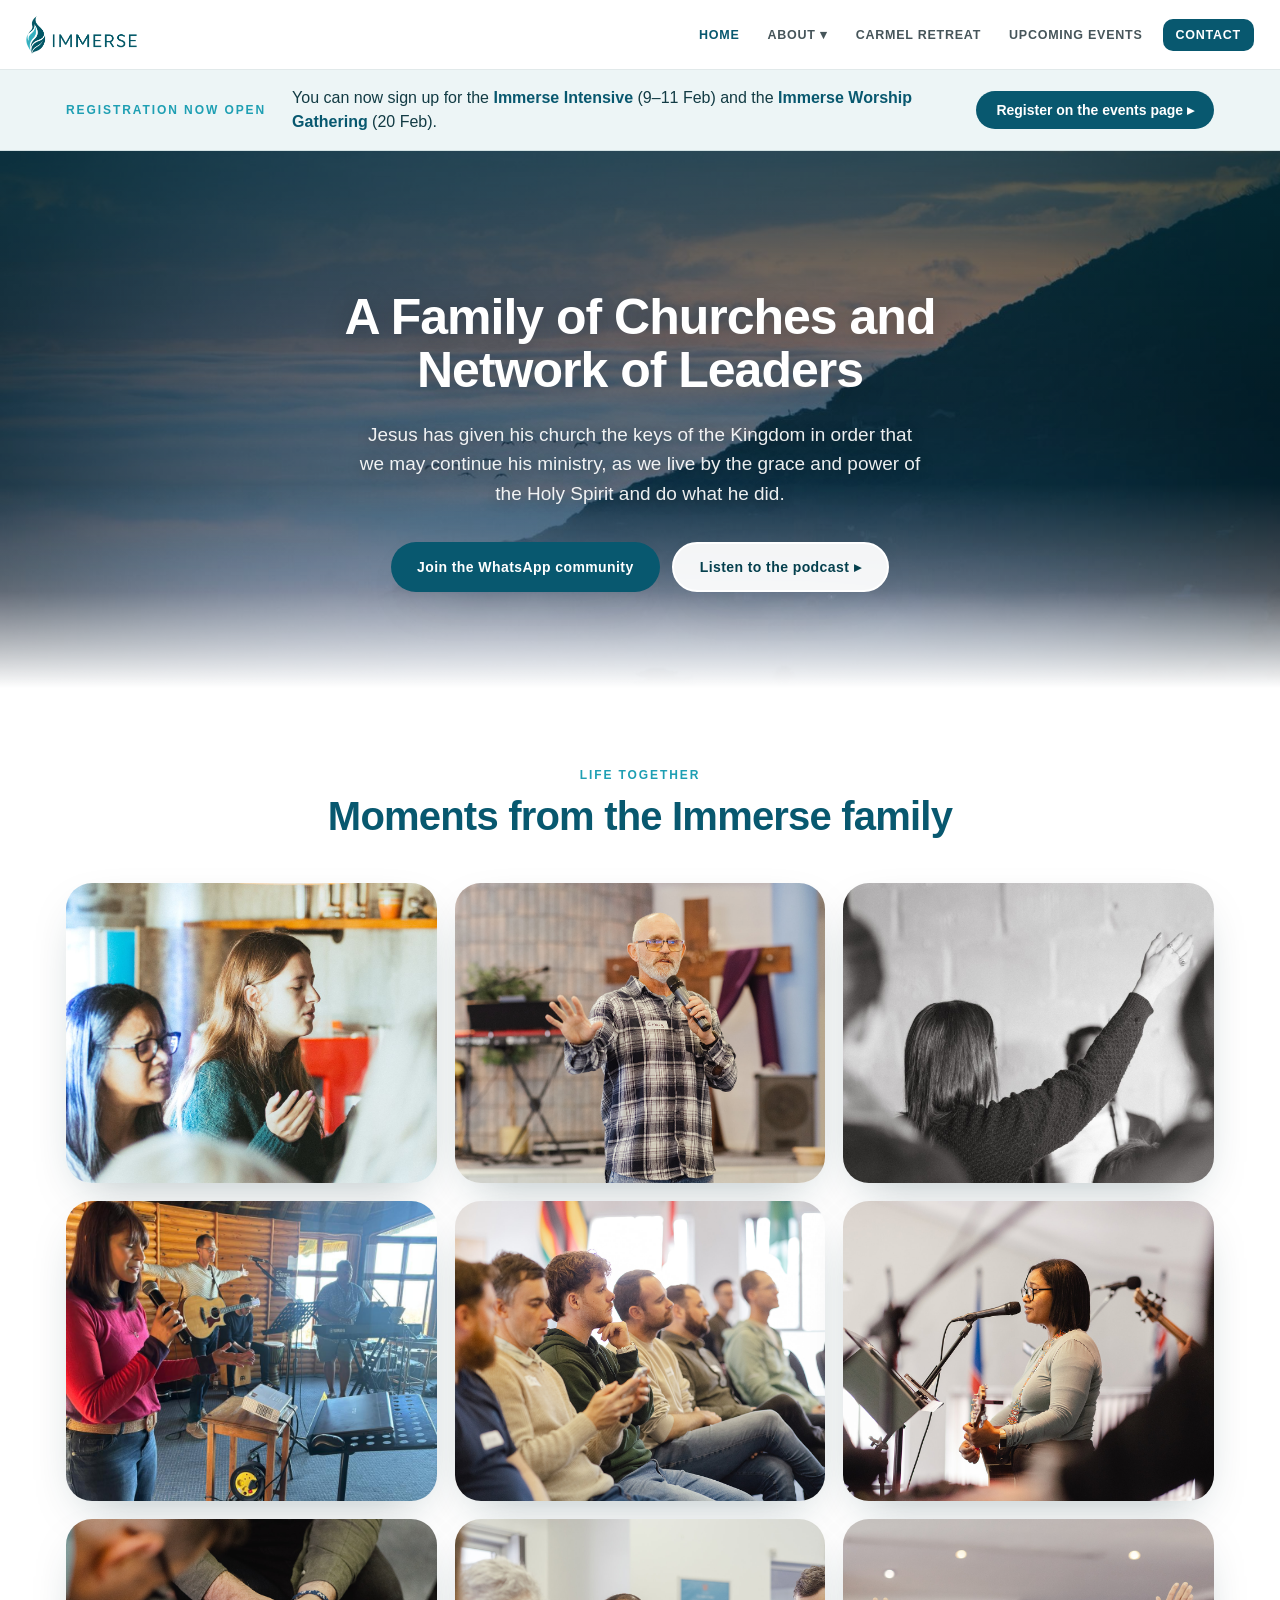
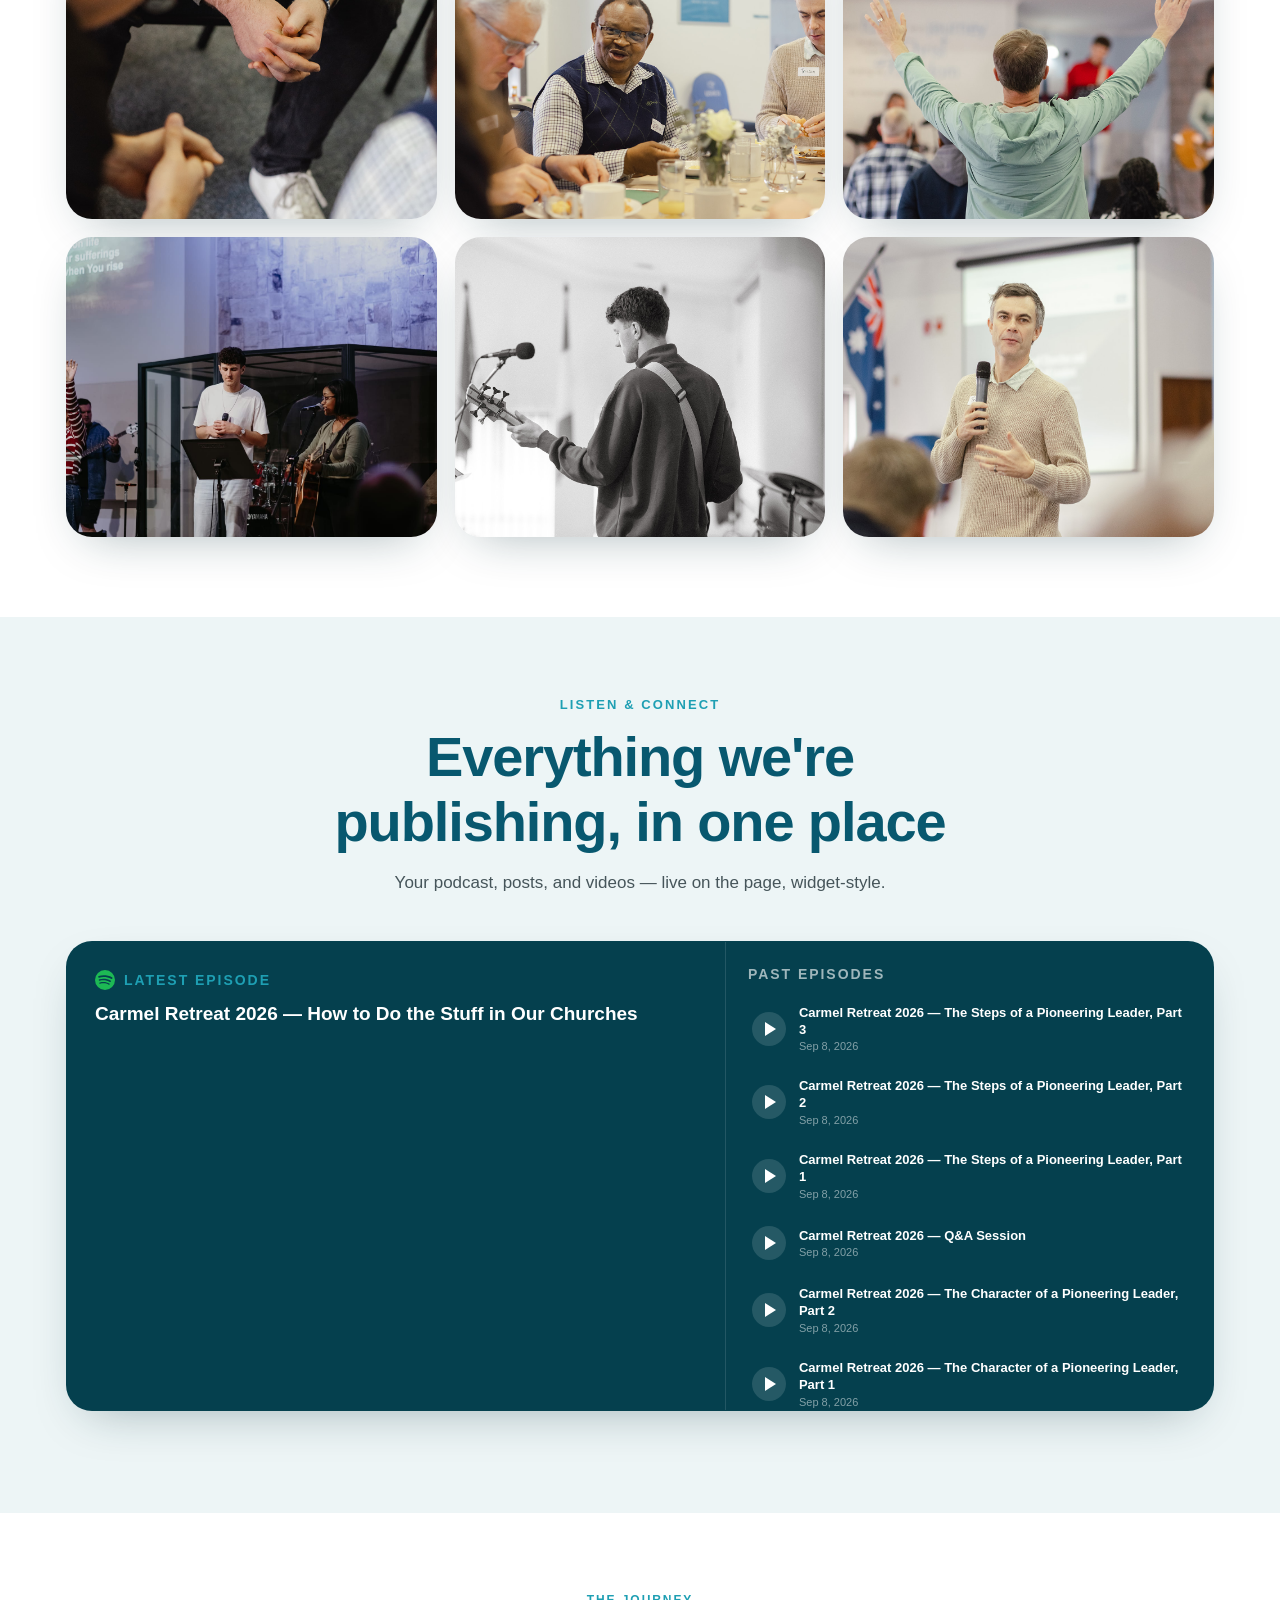
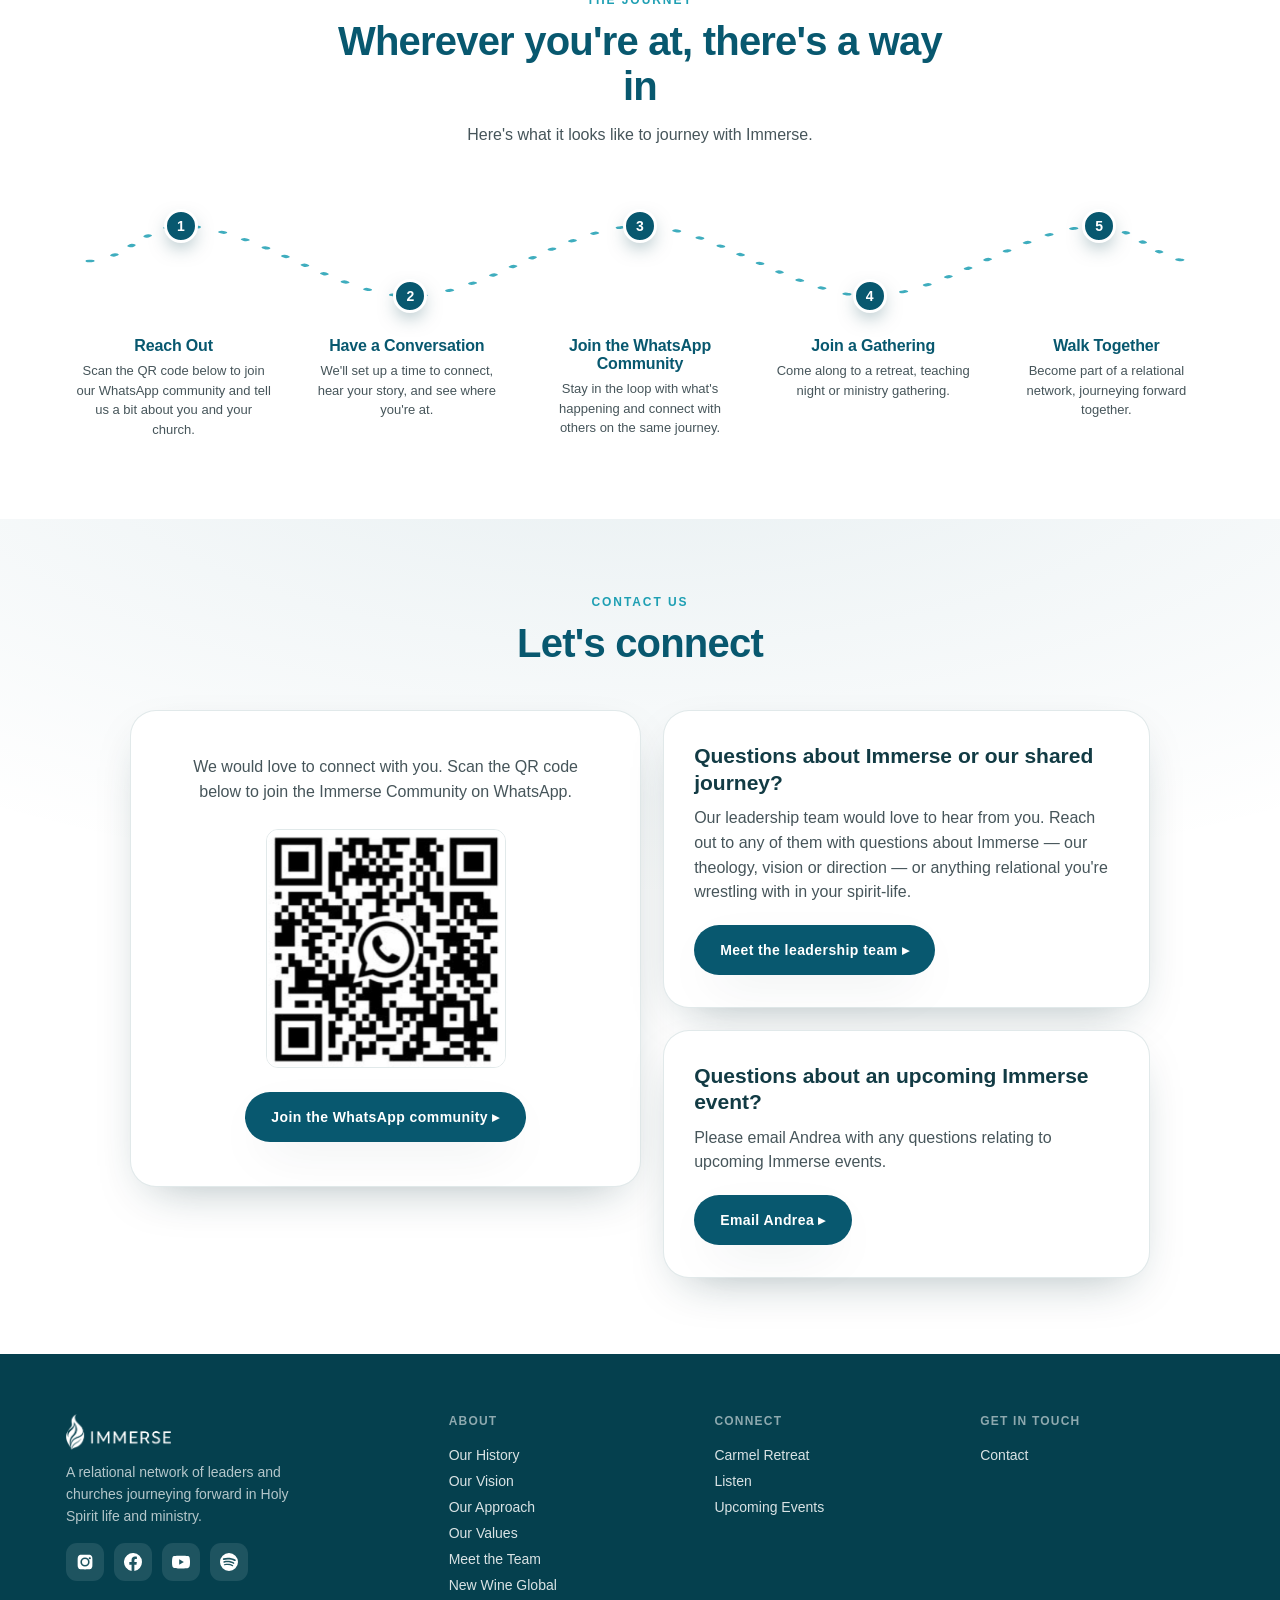
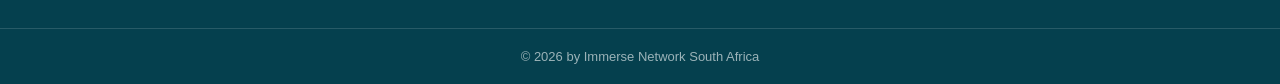
<file: index.html>
<!doctype html>
<html lang="en">
  <head>
    <meta charset="UTF-8" />
    <meta name="viewport" content="width=device-width, initial-scale=1.0" />
    <title>Immerse Network South Africa</title>
    <link rel="icon" href="favicon.png" type="image/png" />
    <link rel="apple-touch-icon" href="apple-touch-icon.png" />
    <link rel="stylesheet" href="assets/css/tokens.css" />
    <link rel="stylesheet" href="assets/css/styles.css" />
  </head>
  <body data-page="home">
    <!-- NAV — identical on every page apart from link depth: root pages
         use "about/", pages in a folder use "../about/". The active link
         is styled from <body data-page="..."> against the data-nav
         attributes below, in assets/css/styles.css. -->
    <nav>
      <a class="logo" href="./" style="text-decoration: none"
        ><img
          class="logo-img logo-icon"
          src="assets/images/immerse-logo.png"
          alt="Immerse"
      /></a>
      <div class="menu">
        <a data-nav="home" href="./">HOME</a>
        <div class="has-drop">
          <a href="about/">ABOUT ▾</a>
          <div class="drop">
            <a href="about/#history">Our History</a>
            <a href="about/#vision">Our Vision</a>
            <a href="about/#approach">Our Approach</a>
            <a href="about/#values">Our Values</a>
            <a href="about/#team">Meet the Team</a>
            <a href="about/#new-wine">New Wine Global</a>
          </div>
        </div>
        <a data-nav="carmel" href="carmel-retreat/">CARMEL RETREAT</a>
        <a data-nav="events" href="events/">UPCOMING EVENTS</a>
        <a href="#contact" class="cta">CONTACT</a>
      </div>
      <button class="burger">☰</button>
    </nav>

    <!-- REGISTRATION STRIP — quick link to the Upcoming Events page.
         Remove or update once registration for these events closes. -->
    <a class="announce" href="events/">
      <div class="wrap announce-in">
        <span class="kicker">Registration now open</span>
        <span class="announce-text"
          >You can now sign up for the <strong>Immerse Intensive</strong>
          (9–11 Feb) and the <strong>Immerse Worship Gathering</strong> (20
          Feb).</span
        >
        <span class="announce-go">Register on the events page ▸</span>
      </div>
    </a>

    <!-- HERO (merged with About intro) -->
    <header class="hero">
      <div class="wrap">
        <h1
          class="title"
          style="font-size: clamp(28px, 4.6vw, 50px); max-width: 26ch"
        >
          A Family of Churches and <br />Network of Leaders
        </h1>
        <p class="sub">
          Jesus has given his church the keys of the Kingdom in order that we
          may continue his ministry, as we live by the grace and power of the
          Holy Spirit and do what he did.
        </p>
        <div class="hero-cta">
          <a
            href="https://chat.whatsapp.com/JdHnmiSRFGw2JnWfLLuiQw"
            class="btn btn-primary"
            target="_blank"
            rel="noopener"
            >Join the WhatsApp community</a
          >
          <a href="#connect" class="btn btn-ghost">Listen to the podcast ▸</a>
        </div>
      </div>
    </header>


    <!-- GALLERY -->
    <section class="wrap">
      <div class="sec-head">
        <div class="kicker">Life Together</div>
        <h2>Moments from the Immerse family</h2>
      </div>
      <div class="gallery-grid">
        <img
          src="assets/images/gallery-leaders-panel.jpg"
          alt="Immerse leaders in a panel discussion"
          loading="lazy"
        />
        <img
          src="assets/images/Immerse-16.jpg"
          alt="Leader teaching from the front of the church"
          loading="lazy"
        />
        <img
          src="assets/images/gallery-raised-hand.jpg"
          alt="Worshipper raising a hand in prayer"
          loading="lazy"
        />
        <img
          src="assets/images/worship-moment.jpeg"
          alt="Worshipper raising a hand in prayer"
          loading="lazy"
        />
        <img
          src="assets/images/Immerse-20.jpg"
          alt="A row of men listening intently during a session"
          loading="lazy"
        />
        <img
          src="assets/images/Immerse-34.jpg"
          alt="Worship leader singing and playing acoustic guitar"
          loading="lazy"
        />
        <img
          src="assets/images/Immerse-57.jpg"
          alt="Two people praying together, hands clasped"
          loading="lazy"
        />
        <img
          src="assets/images/Immerse-6.jpg"
          alt="Friends sharing a meal and conversation around the table"
          loading="lazy"
        />
        <img
          src="assets/images/Immerse-39.jpg"
          alt="Man with both arms lifted in worship as the band plays"
          loading="lazy"
        />
        <img
          src="assets/images/DSCF0732.jpeg"
          alt="Immerse worship band leading a song on stage as lyrics play behind them"
          loading="lazy"
        />
        <img
          src="assets/images/Immerse-37.jpg"
          alt="Bass player leading from the stage, in black and white"
          loading="lazy"
        />
        <img
          src="assets/images/Immerse-15.jpg"
          alt="Speaker teaching on a microphone beside the presentation screen"
          loading="lazy"
        />
      </div>
    </section>

    <!-- LISTEN / WIDGET WALL -->
    <section id="connect" class="wrap">
      <div class="sec-head big">
        <div class="kicker">Listen &amp; Connect</div>
        <h2>Everything we're publishing, in one place</h2>
        <p>Your podcast, posts, and videos — live on the page, widget-style.</p>
      </div>
      <!-- Full-width podcast feature: latest plays left, scrollable past episodes right -->
      <div class="podcast">
        <div class="pf-left">
          <div class="pf-lab">
            <svg viewBox="0 0 24 24">
              <path
                d="M12 0a12 12 0 1 0 0 24 12 12 0 0 0 0-24zm5.5 17.3a.75.75 0 0 1-1 .25c-2.8-1.7-6.3-2.1-10.4-1.15a.75.75 0 1 1-.33-1.46c4.5-1 8.4-.55 11.5 1.36.35.22.46.68.23 1zm1.47-3.27a.94.94 0 0 1-1.3.3c-3.2-2-8.1-2.55-11.9-1.4a.94.94 0 1 1-.54-1.8c4.35-1.3 9.75-.7 13.44 1.6.44.27.58.85.3 1.3zm.13-3.4C15.36 8.3 8.9 8.08 5.2 9.2a1.12 1.12 0 1 1-.65-2.15c4.25-1.3 11.38-1.05 15.86 1.6a1.12 1.12 0 1 1-1.18 1.9z"
              /></svg
            ><span id="pfLab">Latest episode</span>
          </div>
          <h3 id="pfTitle">
            Carmel Retreat 2026 — How to Do the Stuff in Our Churches
          </h3>
          <div class="pf-embed">
            <iframe
              id="pfPlayer"
              title="Immerse podcast on Spotify"
              src="https://open.spotify.com/embed/episode/21sRbS6mHtV8rxEvsHcwr3?utm_source=generator&theme=0"
              loading="lazy"
              allow="
                autoplay;
                clipboard-write;
                encrypted-media;
                fullscreen;
                picture-in-picture;
              "
            ></iframe>
          </div>
        </div>
        <div class="pf-right">
          <div class="pf-rhead">Past episodes</div>
          <div class="pf-list">
            <div
              class="ep"
              data-ep="2sAK4PBsWXvxp1lyBoKRBH"
              data-title="Carmel Retreat 2026 — The Steps of a Pioneering Leader, Part 3"
            >
              <div class="pbtn"></div>
              <div class="meta">
                <b>Carmel Retreat 2026 — The Steps of a Pioneering Leader, Part 3</b><small>Sep 8, 2026</small>
              </div>
            </div>
            <div
              class="ep"
              data-ep="3JgqwbfQz3ToGrxdYdfT8l"
              data-title="Carmel Retreat 2026 — The Steps of a Pioneering Leader, Part 2"
            >
              <div class="pbtn"></div>
              <div class="meta">
                <b>Carmel Retreat 2026 — The Steps of a Pioneering Leader, Part 2</b><small>Sep 8, 2026</small>
              </div>
            </div>
            <div
              class="ep"
              data-ep="34VJVDKJAdeR46mZDm24D6"
              data-title="Carmel Retreat 2026 — The Steps of a Pioneering Leader, Part 1"
            >
              <div class="pbtn"></div>
              <div class="meta">
                <b>Carmel Retreat 2026 — The Steps of a Pioneering Leader, Part 1</b><small>Sep 8, 2026</small>
              </div>
            </div>
            <div
              class="ep"
              data-ep="5bISIcj748PF4vdOtmpcPH"
              data-title="Carmel Retreat 2026 — Q&amp;A Session"
            >
              <div class="pbtn"></div>
              <div class="meta">
                <b>Carmel Retreat 2026 — Q&amp;A Session</b><small>Sep 8, 2026</small>
              </div>
            </div>
            <div
              class="ep"
              data-ep="30jqnu7uATpUjByFyyh0wi"
              data-title="Carmel Retreat 2026 — The Character of a Pioneering Leader, Part 2"
            >
              <div class="pbtn"></div>
              <div class="meta">
                <b>Carmel Retreat 2026 — The Character of a Pioneering Leader, Part 2</b><small>Sep 8, 2026</small>
              </div>
            </div>
            <div
              class="ep"
              data-ep="34E2FA7fnpUHo7Jlm5ETTW"
              data-title="Carmel Retreat 2026 — The Character of a Pioneering Leader, Part 1"
            >
              <div class="pbtn"></div>
              <div class="meta">
                <b>Carmel Retreat 2026 — The Character of a Pioneering Leader, Part 1</b><small>Sep 8, 2026</small>
              </div>
            </div>
            <div
              class="ep"
              data-ep="2O42xHLFLOIsWLt6VkXQGi"
              data-title="Carmel Retreat 2025 — Understanding Deliverance in our South African Context (Sipho Zondi)"
            >
              <div class="pbtn"></div>
              <div class="meta">
                <b>Carmel Retreat 2025 — Understanding Deliverance in our South African Context (Sipho Zondi)</b><small>Jul 31, 2025</small>
              </div>
            </div>
            <div
              class="ep"
              data-ep="42xM65v9oMoCh1bP7H6yJn"
              data-title="Carmel Retreat 2025 — Praying Prophetically Together (Edwina Hanslo)"
            >
              <div class="pbtn"></div>
              <div class="meta">
                <b
                  >Carmel Retreat 2025 — Praying Prophetically Together (Edwina
                  Hanslo)</b
                ><small>Jul 31, 2025</small>
              </div>
            </div>
            <div
              class="ep"
              data-ep="44kiMhyXGuAQZHifMAqeBD"
              data-title="Carmel Retreat 2025 — Dethroning Idols and Conquering Fears (Sipho Zondi)"
            >
              <div class="pbtn"></div>
              <div class="meta">
                <b
                  >Carmel Retreat 2025 — Dethroning Idols and Conquering Fears
                  (Sipho Zondi)</b
                ><small>Jul 31, 2025</small>
              </div>
            </div>
            <div
              class="ep"
              data-ep="4EIW76mGEcuiGdqHg6JDu8"
              data-title="Carmel Retreat 2025 — Understanding the Spiritual Battle (Trevor Anderson)"
            >
              <div class="pbtn"></div>
              <div class="meta">
                <b
                  >Carmel Retreat 2025 — Understanding the Spiritual Battle
                  (Trevor Anderson)</b
                ><small>Jul 31, 2025</small>
              </div>
            </div>
            <div
              class="ep"
              data-ep="1QnCd8MNrcEHBI3NxJW18Z"
              data-title="Carmel Retreat 2025 — Rest and Tend the Wells (Tristan Jensen)"
            >
              <div class="pbtn"></div>
              <div class="meta">
                <b
                  >Carmel Retreat 2025 — Rest and Tend the Wells (Tristan
                  Jensen)</b
                ><small>Jul 31, 2025</small>
              </div>
            </div>
            <div
              class="ep"
              data-ep="2NZDZicTASBv2OfDKLzxof"
              data-title="Carmel Retreat 2024 — Session 5: Preparing God's People for a Move of the Spirit"
            >
              <div class="pbtn"></div>
              <div class="meta">
                <b
                  >Carmel Retreat 2024 — Session 5: Preparing God's People for a
                  Move of the Spirit</b
                ><small>Jun 21, 2024</small>
              </div>
            </div>
            <div
              class="ep"
              data-ep="5j3qrkhdZ9LPeFWbGDAZyt"
              data-title="Carmel Retreat 2024 — Session 4: Pursuing Intentional Priorities as Leaders"
            >
              <div class="pbtn"></div>
              <div class="meta">
                <b
                  >Carmel Retreat 2024 — Session 4: Pursuing Intentional
                  Priorities as Leaders</b
                ><small>Jun 18, 2024</small>
              </div>
            </div>
            <div
              class="ep"
              data-ep="1lssHFW4nMikoW8szEpcwM"
              data-title="Carmel Retreat 2024 — Session 3: Adopting Healthy Postures as Leaders"
            >
              <div class="pbtn"></div>
              <div class="meta">
                <b
                  >Carmel Retreat 2024 — Session 3: Adopting Healthy Postures as
                  Leaders</b
                ><small>Jun 14, 2024</small>
              </div>
            </div>
            <div
              class="ep"
              data-ep="1EYkQrqryJcILPf0MdAPs3"
              data-title="Carmel Retreat 2024 — Session 2: Possibilities in this Cultural Movement"
            >
              <div class="pbtn"></div>
              <div class="meta">
                <b
                  >Carmel Retreat 2024 — Session 2: Possibilities in this
                  Cultural Movement</b
                ><small>Jun 11, 2024</small>
              </div>
            </div>
            <div
              class="ep"
              data-ep="5Mqw36iGK06ViP96JWPn1w"
              data-title="Carmel Retreat 2024 — Session 1: Making Sense of this Cultural Moment"
            >
              <div class="pbtn"></div>
              <div class="meta">
                <b
                  >Carmel Retreat 2024 — Session 1: Making Sense of this
                  Cultural Moment</b
                ><small>Jun 7, 2024</small>
              </div>
            </div>
          </div>
        </div>
      </div>

      <!-- Instagram — real embedded posts -->
      <div class="ig-embeds">
        <div>
          <blockquote
            class="instagram-media"
            data-instgrm-permalink="https://www.instagram.com/immerse_network/p/DNtExsP0OZK/"
            data-instgrm-version="14"
            style="width: 100%"
          ></blockquote>
        </div>
        <div>
          <blockquote
            class="instagram-media"
            data-instgrm-permalink="https://www.instagram.com/immerse_network/p/DJr1noNK2NC/"
            data-instgrm-version="14"
            style="width: 100%"
          ></blockquote>
        </div>
      </div>
      <script async src="https://www.instagram.com/embed.js"></script>
    </section>

    <!-- EXPLORE -->
    <!-- TODO look at adding this back in -->
    <section class="wrap" style="display: none">
      <div class="sec-head">
        <div class="kicker">Go Deeper</div>
        <h2>Find your place in the story</h2>
        <p>A few places to start, wherever you're at.</p>
      </div>
      <div class="explore-grid">
        <a class="explore-card" href="about/">
          <img
            src="assets/images/visual-mountain-peak.jpg"
            alt="Mountain peak at dusk"
          />
          <div class="explore-body">
            <span class="kicker">About Us</span>
            <h3>Our history &amp; vision</h3>
            <p>
              Where Immerse began, what we believe, and the leaders walking it
              out.
            </p>
            <span class="arrow">Learn more ▸</span>
          </div>
        </a>
        <a class="explore-card" href="carmel-retreat/">
          <img
            src="assets/images/visual-underwater-feet.jpg"
            alt="Feet resting beneath the water's surface"
          />
          <div class="explore-body">
            <span class="kicker">Carmel Retreat</span>
            <h3>Get away. Be refreshed.</h3>
            <p>
              A set-apart time to rest, be renewed, and encounter the Spirit
              together.
            </p>
            <span class="arrow">Find out more ▸</span>
          </div>
        </a>
        <a class="explore-card" href="events/">
          <img
            src="assets/images/visual-underwater-rays.jpg"
            alt="Light breaking through water"
          />
          <div class="explore-body">
            <span class="kicker">Upcoming Events</span>
            <h3>Gather with us</h3>
            <p>
              Conferences, teaching nights and ministry gatherings across the
              network.
            </p>
            <span class="arrow">See what's on ▸</span>
          </div>
        </a>
      </div>
    </section>

    <!-- ROADMAP -->
    <section class="wrap">
      <div class="sec-head">
        <div class="kicker">The Journey</div>
        <h2>Wherever you're at, there's a way in</h2>
        <p>Here's what it looks like to journey with Immerse.</p>
      </div>

      <div class="roadmap-wrap">
        <svg
          class="roadmap-svg"
          viewBox="0 0 100 32"
          preserveAspectRatio="none"
          xmlns="http://www.w3.org/2000/svg"
        >
          <path
            d="M2,16 C5,16 7,8 10,8 C16.5,8 23.5,24 30,24 C36.5,24 43.5,8 50,8 C56.5,8 63.5,24 70,24 C76.5,24 83.5,8 90,8 C93,8 95,16 98,16"
            fill="none"
            stroke="#1e9fb3"
            stroke-width="0.6"
            stroke-linecap="round"
            stroke-dasharray="0.2 2.4"
            opacity="0.85"
          />
        </svg>
        <div class="roadmap-dot" style="left: 10%; top: 35px">1</div>
        <div class="roadmap-dot" style="left: 30%; top: 105px">2</div>
        <div class="roadmap-dot" style="left: 50%; top: 35px">3</div>
        <div class="roadmap-dot" style="left: 70%; top: 105px">4</div>
        <div class="roadmap-dot" style="left: 90%; top: 35px">5</div>
      </div>

      <div class="roadmap-steps">
        <div class="roadmap-step" data-n="1">
          <h3>Reach Out</h3>
          <p>
            Scan the QR code below to join our WhatsApp community and tell us a
            bit about you and your church.
          </p>
        </div>
        <div class="roadmap-step" data-n="2">
          <h3>Have a Conversation</h3>
          <p>
            We'll set up a time to connect, hear your story, and see where
            you're at.
          </p>
        </div>
        <div class="roadmap-step" data-n="3">
          <h3>Join the WhatsApp Community</h3>
          <p>
            Stay in the loop with what's happening and connect with others on
            the same journey.
          </p>
        </div>
        <div class="roadmap-step" data-n="4">
          <h3>Join a Gathering</h3>
          <p>Come along to a retreat, teaching night or ministry gathering.</p>
        </div>
        <div class="roadmap-step" data-n="5">
          <h3>Walk Together</h3>
          <p>
            Become part of a relational network, journeying forward together.
          </p>
        </div>
      </div>
    </section>

    <!-- CONTACT — verbatim copy -->
    <section id="contact" class="contact">
      <div class="wrap">
        <div class="sec-head">
          <div class="kicker">Contact Us</div>
          <h2>Let's connect</h2>
        </div>
        <div class="contact-grid">
          <div class="contact-card">
            <p>
              We would love to connect with you. Scan the QR code below to join
              the Immerse Community on WhatsApp.
            </p>
            <img
              class="contact-qr"
              src="assets/images/immerse-community-qr-code.png"
              alt="QR code to join the Immerse Community on WhatsApp"
            />
            <a
              href="https://chat.whatsapp.com/JdHnmiSRFGw2JnWfLLuiQw"
              class="btn btn-primary"
              target="_blank"
              rel="noopener"
              >Join the WhatsApp community ▸</a
            >
          </div>

          <div class="contact-side">
            <div class="contact-card contact-card--sm">
              <h3>Questions about Immerse or our shared journey?</h3>
              <p>
                Our leadership team would love to hear from you. Reach out to
                any of them with questions about Immerse — our theology,
                vision or direction — or anything relational you're
                wrestling with in your spirit-life.
              </p>
              <a href="about/#team" class="btn btn-primary"
                >Meet the leadership team ▸</a
              >
            </div>

            <div class="contact-card contact-card--sm">
              <h3>Questions about an upcoming Immerse event?</h3>
              <p>
                Please email Andrea with any questions relating to upcoming
                Immerse events.
              </p>
              <a
                href="mailto:immersenetworksouthafrica@gmail.com"
                class="btn btn-primary"
                >Email Andrea ▸</a
              >
            </div>
          </div>
        </div>
      </div>
    </section>

    <!-- FOOTER — byte-identical on every page: edit once, paste into
         all four. Links are page-qualified so the same markup works
         from anywhere in the site. -->
    <footer>
      <div class="wrap foot-grid">
        <div>
          <div class="logo" style="color: #fff; margin-bottom: 12px">
            <img
              class="logo-img"
              src="assets/images/immerse-logo-white.png"
              alt="Immerse Network"
            />
          </div>
          <p>
            A relational network of leaders and churches journeying forward in
            Holy Spirit life and ministry.
          </p>
          <div class="foot-social">
            <a
              href="https://www.instagram.com/immerse_network/"
              target="_blank"
              rel="noopener"
              aria-label="Instagram"
              ><svg viewBox="0 0 24 24">
                <path
                  d="M12 2.2c3.2 0 3.6 0 4.9.07 1.17.05 1.8.25 2.23.41.56.22.96.48 1.38.9.42.42.68.82.9 1.38.16.42.36 1.06.41 2.23.06 1.27.07 1.65.07 4.86s0 3.6-.07 4.86c-.05 1.17-.25 1.8-.41 2.23a3.7 3.7 0 0 1-.9 1.38 3.7 3.7 0 0 1-1.38.9c-.42.16-1.06.36-2.23.41-1.27.06-1.65.07-4.86.07s-3.6 0-4.86-.07c-1.17-.05-1.8-.25-2.23-.41a3.7 3.7 0 0 1-1.38-.9 3.7 3.7 0 0 1-.9-1.38c-.16-.42-.36-1.06-.41-2.23C2.21 15.6 2.2 15.2 2.2 12s0-3.6.07-4.86c.05-1.17.25-1.8.41-2.23.22-.56.48-.96.9-1.38.42-.42.82-.68 1.38-.9.42-.16 1.06-.36 2.23-.41C8.4 2.21 8.8 2.2 12 2.2zm0 3.65A6.15 6.15 0 1 0 18.15 12 6.15 6.15 0 0 0 12 5.85zm0 10.15A4 4 0 1 1 16 12a4 4 0 0 1-4 4zm6.4-10.4a1.44 1.44 0 1 0 1.44 1.44 1.44 1.44 0 0 0-1.44-1.44z"
                /></svg
            ></a>
            <a
              href="https://www.facebook.com/immersenetwork.org.za"
              target="_blank"
              rel="noopener"
              aria-label="Facebook"
              ><svg viewBox="0 0 24 24">
                <path
                  d="M24 12a12 12 0 1 0-13.9 11.9v-8.4H7.1V12h3V9.4c0-3 1.8-4.6 4.5-4.6 1.3 0 2.6.23 2.6.23v2.9h-1.5c-1.4 0-1.9.9-1.9 1.8V12h3.3l-.5 3.5h-2.8v8.4A12 12 0 0 0 24 12z"
                /></svg
            ></a>
            <a
              href="https://www.youtube.com/@immersenetwork6306"
              target="_blank"
              rel="noopener"
              aria-label="YouTube"
              ><svg viewBox="0 0 24 24">
                <path
                  d="M23.5 6.2a3 3 0 0 0-2.1-2.1C19.5 3.5 12 3.5 12 3.5s-7.5 0-9.4.6A3 3 0 0 0 .5 6.2 31 31 0 0 0 0 12a31 31 0 0 0 .5 5.8 3 3 0 0 0 2.1 2.1c1.9.6 9.4.6 9.4.6s7.5 0 9.4-.6a3 3 0 0 0 2.1-2.1A31 31 0 0 0 24 12a31 31 0 0 0-.5-5.8zM9.6 15.6V8.4l6.2 3.6z"
                /></svg
            ></a>
            <a
              href="https://open.spotify.com/show/1enVpgWJpcU2Jsn00YFRwv"
              target="_blank"
              rel="noopener"
              aria-label="Spotify"
              ><svg viewBox="0 0 24 24">
                <path
                  d="M12 0a12 12 0 1 0 0 24 12 12 0 0 0 0-24zm5.5 17.3a.75.75 0 0 1-1 .25c-2.8-1.7-6.3-2.1-10.4-1.15a.75.75 0 1 1-.33-1.46c4.5-1 8.4-.55 11.5 1.36.35.22.46.68.23 1zm1.47-3.27a.94.94 0 0 1-1.3.3c-3.2-2-8.1-2.55-11.9-1.4a.94.94 0 1 1-.54-1.8c4.35-1.3 9.75-.7 13.44 1.6.44.27.58.85.3 1.3zm.13-3.4C15.36 8.3 8.9 8.08 5.2 9.2a1.12 1.12 0 1 1-.65-2.15c4.25-1.3 11.38-1.05 15.86 1.6a1.12 1.12 0 1 1-1.18 1.9z"
                /></svg
            ></a>
          </div>
        </div>
        <div>
          <h4>About</h4>
          <a href="about/#history">Our History</a
          ><a href="about/#vision">Our Vision</a
          ><a href="about/#approach">Our Approach</a
          ><a href="about/#values">Our Values</a
          ><a href="about/#team">Meet the Team</a
          ><a href="about/#new-wine">New Wine Global</a>
        </div>
        <div>
          <h4>Connect</h4>
          <a href="carmel-retreat/">Carmel Retreat</a
          ><a href="#connect">Listen</a
          ><a href="events/">Upcoming Events</a>
        </div>
        <div>
          <h4>Get in touch</h4>
          <a href="#contact">Contact</a>
        </div>
      </div>
      <div class="foot-bottom">© 2026 by Immerse Network South Africa</div>
    </footer>

    <script src="assets/js/main.js" defer></script>
  </body>
</html>
</file>
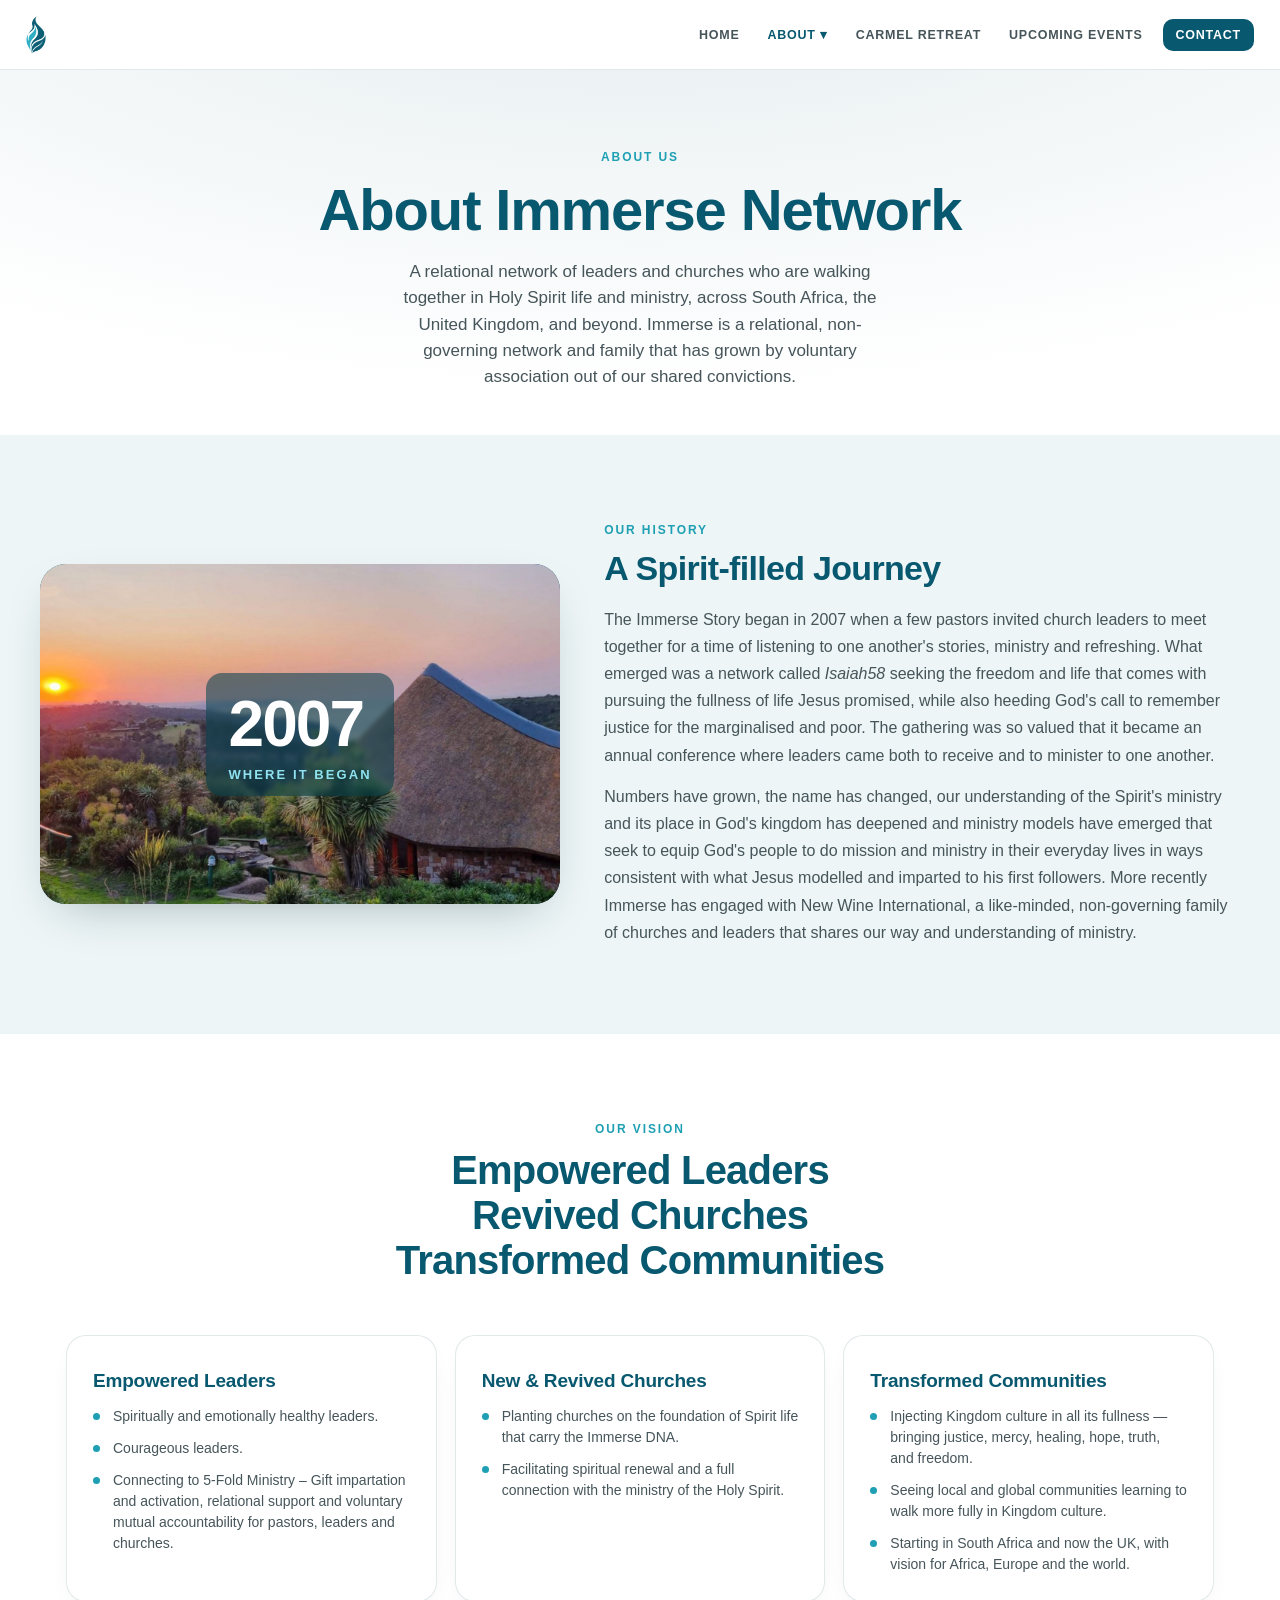
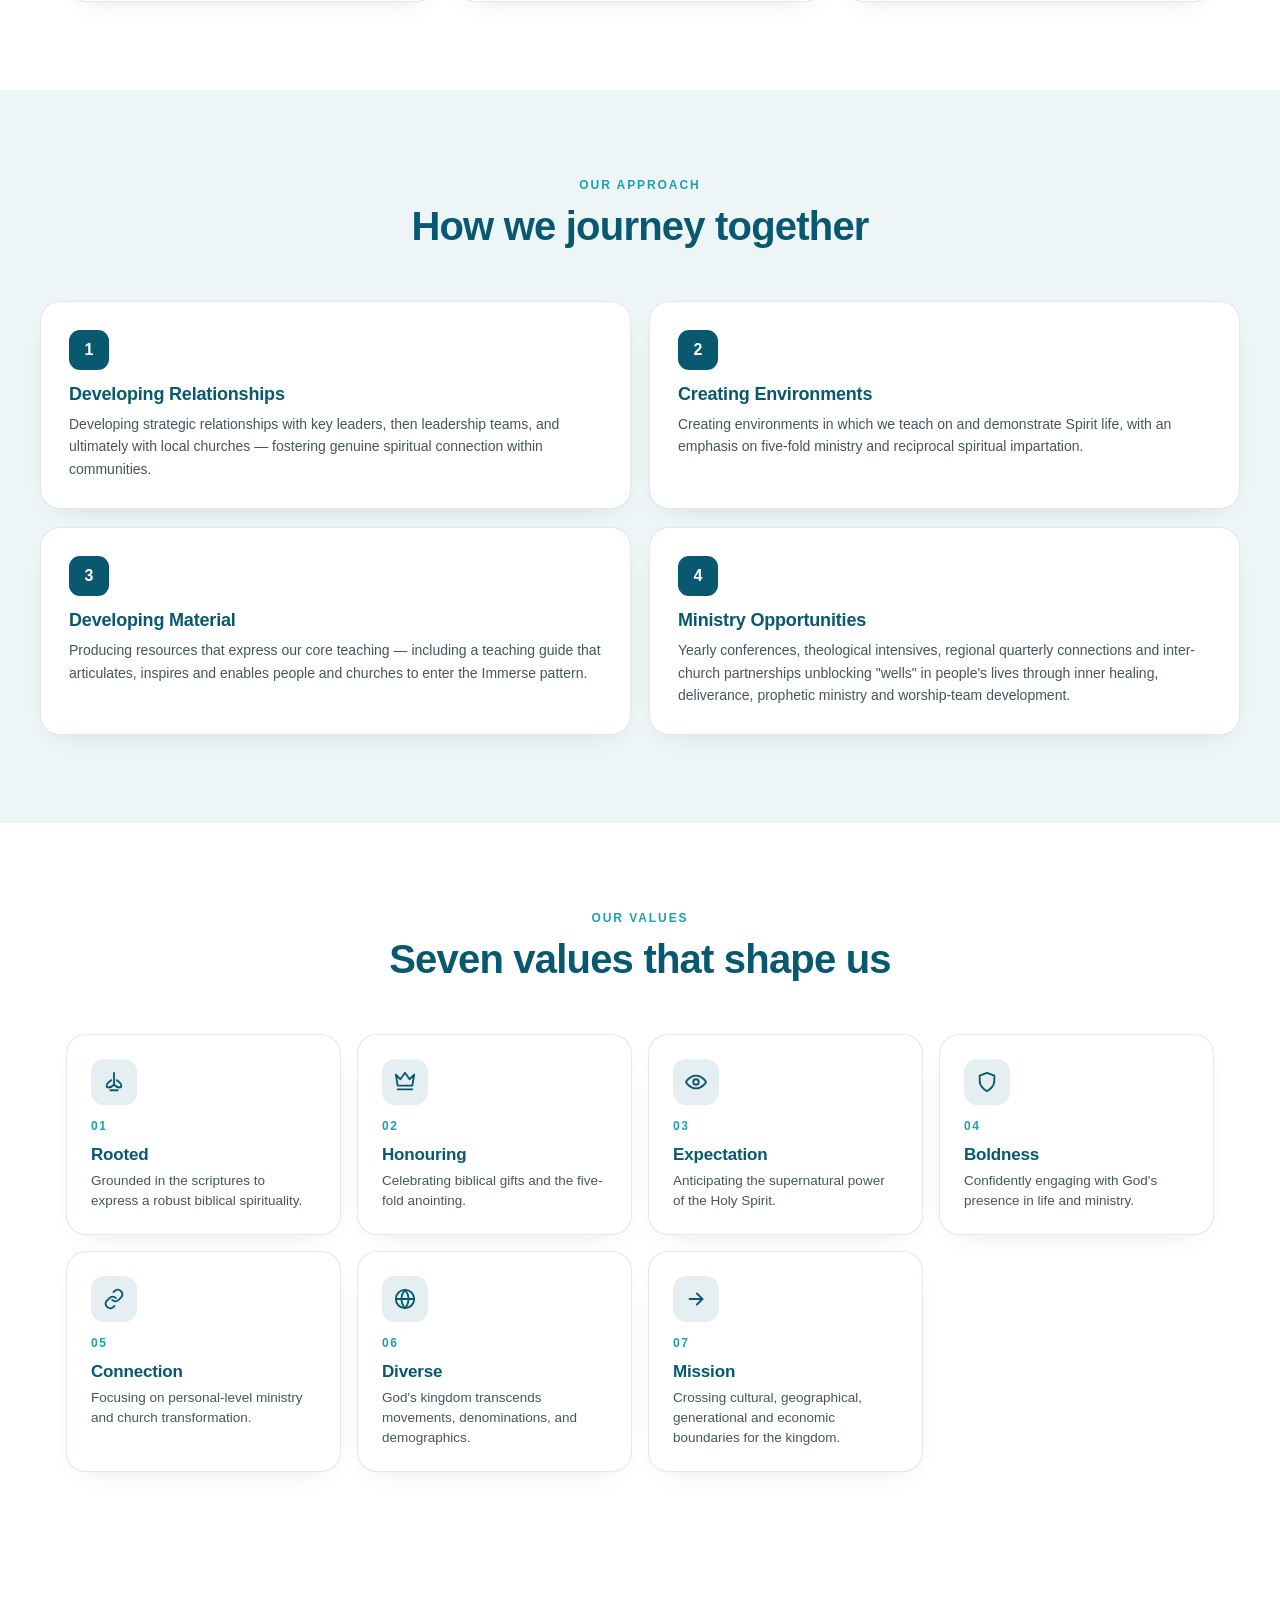
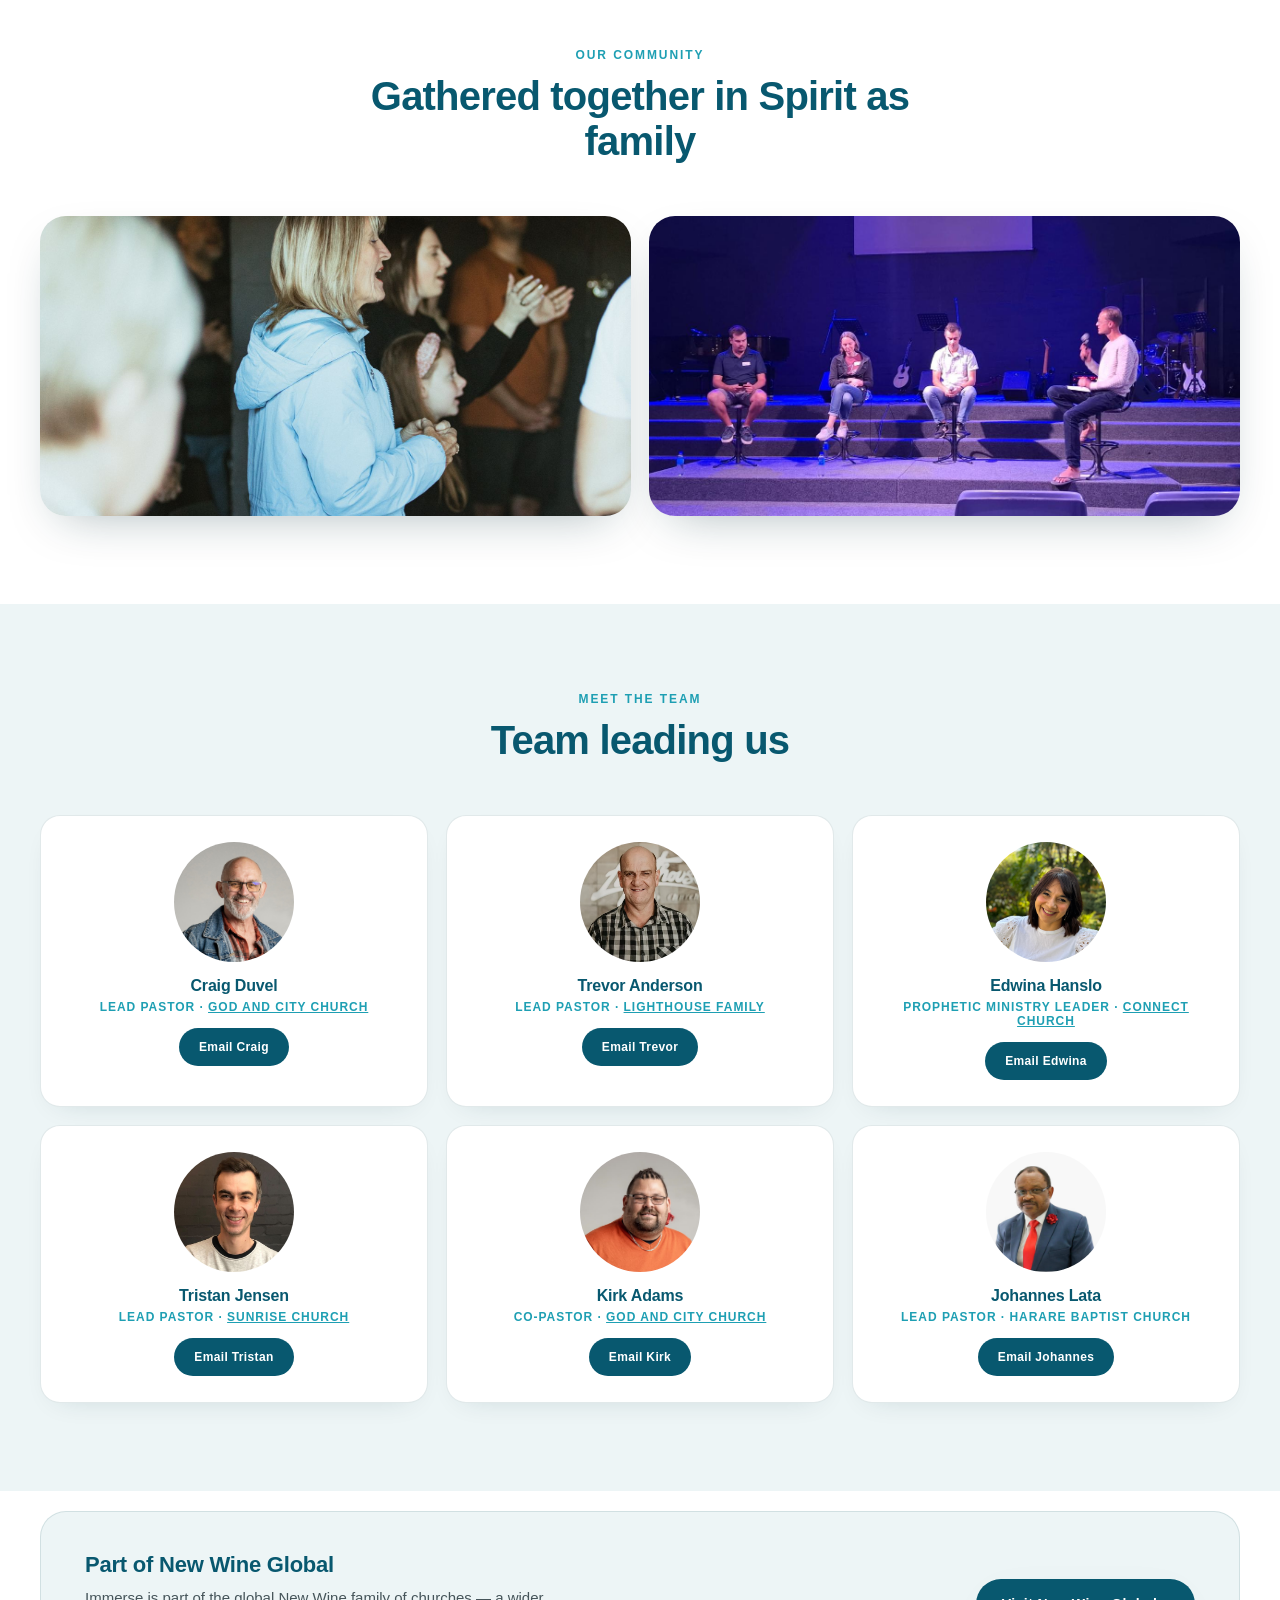
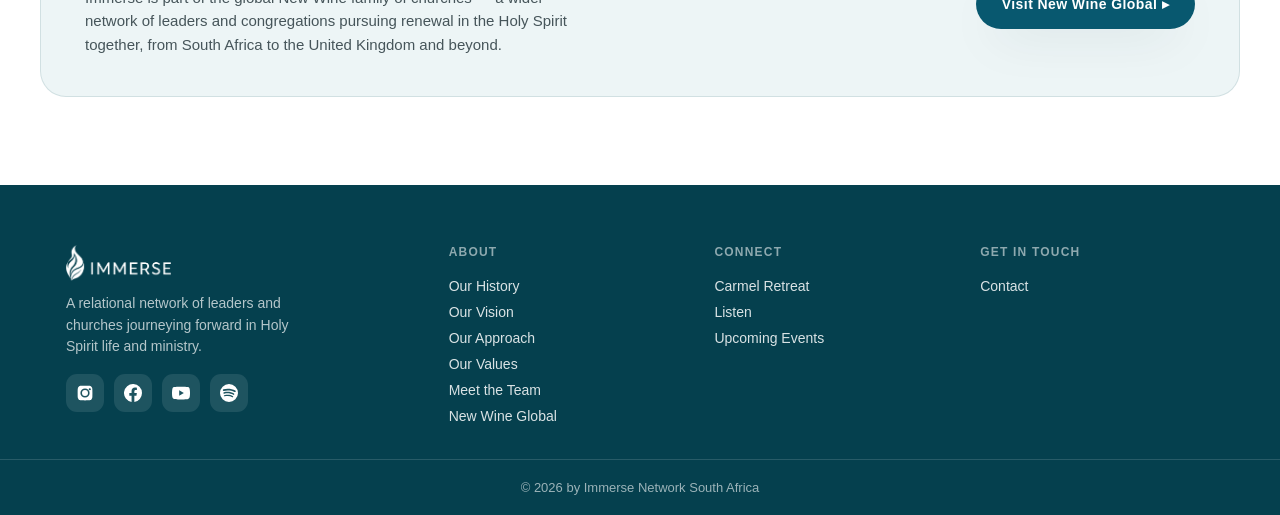
<file: about/index.html>
<!doctype html>
<html lang="en">
  <head>
    <meta charset="UTF-8" />
    <meta name="viewport" content="width=device-width, initial-scale=1.0" />
    <title>About — Immerse Network South Africa</title>
    <link rel="icon" href="../favicon.png" type="image/png" />
    <link rel="apple-touch-icon" href="../apple-touch-icon.png" />
    <link rel="stylesheet" href="../assets/css/tokens.css" />
    <link rel="stylesheet" href="../assets/css/styles.css" />
  </head>
  <body data-page="about">
    <!-- NAV — identical on every page apart from link depth: root pages
         use "about/", pages in a folder use "../about/". The active link
         is styled from <body data-page="..."> against the data-nav
         attributes below, in assets/css/styles.css. -->
    <nav>
      <a class="logo" href="../" style="text-decoration: none"
        ><img
          class="logo-img logo-icon"
          src="../assets/images/immerse-icon.png"
          alt="Immerse"
      /></a>
      <div class="menu">
        <a data-nav="home" href="../">HOME</a>
        <div class="has-drop">
          <a href="../about/">ABOUT ▾</a>
          <div class="drop">
            <a href="../about/#history">Our History</a>
            <a href="../about/#vision">Our Vision</a>
            <a href="../about/#approach">Our Approach</a>
            <a href="../about/#values">Our Values</a>
            <a href="../about/#team">Meet the Team</a>
            <a href="../about/#new-wine">New Wine Global</a>
          </div>
        </div>
        <a data-nav="carmel" href="../carmel-retreat/">CARMEL RETREAT</a>
        <a data-nav="events" href="../events/">UPCOMING EVENTS</a>
        <a href="../#contact" class="cta">CONTACT</a>
      </div>
      <button class="burger">☰</button>
    </nav>

    <header id="top" class="page-head">
      <div class="wrap">
        <div class="kicker">
          <span
            style="display: inline-flex; gap: 8px; align-items: center"
          ></span
          >About Us
        </div>
        <h1>About Immerse Network</h1>
        <p>
          A relational network of leaders and churches who are walking together
          in Holy Spirit life and ministry, across South Africa, the United
          Kingdom, and beyond. Immerse is a relational, non-governing network
          and family that has grown by voluntary association out of our shared
          convictions.
        </p>
      </div>
    </header>

    <section id="history" class="wrap band-panel">
      <div class="story-inner">
        <div class="story-art">
          <img
            src="../assets/images/carmel-retreat-scenic.jpeg"
            alt="Immerse Network worship gathering"
            style="
              width: 100%;
              height: 100%;
              object-fit: cover;
              position: absolute;
              inset: 0;
            "
          />
          <div
            class="yr"
            style="
              position: relative;
              z-index: 1;
              background: rgba(5, 64, 78, 0.55);
              padding: 14px 22px;
              border-radius: 16px;
              backdrop-filter: blur(2px);
            "
          >
            2007<small>Where it began</small>
          </div>
        </div>
        <div class="story-copy">
          <div class="kicker">Our History</div>
          <h2
            style="
              font-size: clamp(24px, 3.4vw, 34px);
              color: var(--brand);
              letter-spacing: -0.02em;
              font-weight: 800;
              margin-top: 12px;
            "
          >
            A Spirit-filled Journey
          </h2>
          <p>
            The Immerse Story began in 2007 when a few pastors invited church
            leaders to meet together for a time of listening to one another's
            stories, ministry and refreshing. What emerged was a network called
            <em>Isaiah58</em> seeking the freedom and life that comes with
            pursuing the fullness of life Jesus promised, while also heeding
            God's call to remember justice for the marginalised and poor. The
            gathering was so valued that it became an annual conference where
            leaders came both to receive and to minister to one another.
          </p>
          <p>
            Numbers have grown, the name has changed, our understanding of the
            Spirit's ministry and its place in God's kingdom has deepened and
            ministry models have emerged that seek to equip God's people to do
            mission and ministry in their everyday lives in ways consistent with
            what Jesus modelled and imparted to his first followers. More
            recently Immerse has engaged with New Wine International, a
            like-minded, non-governing family of churches and leaders that
            shares our way and understanding of ministry.
          </p>
        </div>
      </div>
    </section>

    <section id="vision">
      <div class="wrap">
        <div class="sec-head">
          <div class="kicker">Our Vision</div>
          <h2>
            Empowered Leaders<br />Revived Churches<br />Transformed Communities
          </h2>
        </div>
        <div class="pillars">
          <div class="pillar">
            <h3>Empowered Leaders</h3>
            <ul>
              <li>Spiritually and emotionally healthy leaders.</li>
              <li>Courageous leaders.</li>
              <li>
                Connecting to 5-Fold Ministry – Gift impartation and activation,
                relational support and voluntary mutual accountability for
                pastors, leaders and churches.
              </li>
            </ul>
          </div>
          <div class="pillar">
            <h3>New &amp; Revived Churches</h3>
            <ul>
              <li>
                Planting churches on the foundation of Spirit life that carry
                the Immerse DNA.
              </li>
              <li>
                Facilitating spiritual renewal and a full connection with the
                ministry of the Holy Spirit.
              </li>
            </ul>
          </div>
          <div class="pillar">
            <h3>Transformed Communities</h3>
            <ul>
              <li>
                Injecting Kingdom culture in all its fullness — bringing
                justice, mercy, healing, hope, truth, and freedom.
              </li>
              <li>
                Seeing local and global communities learning to walk more fully
                in Kingdom culture.
              </li>
              <li>
                Starting in South Africa and now the UK, with vision for Africa,
                Europe and the world.
              </li>
            </ul>
          </div>
        </div>
      </div>
    </section>

    <section id="approach" class="wrap band-panel">
      <div class="sec-head">
        <div class="kicker">Our Approach</div>
        <h2>How we journey together</h2>
      </div>
      <div class="approach-grid">
        <div class="appr">
          <div class="n">1</div>
          <h3>Developing Relationships</h3>
          <p>
            Developing strategic relationships with key leaders, then leadership
            teams, and ultimately with local churches — fostering genuine
            spiritual connection within communities.
          </p>
        </div>
        <div class="appr">
          <div class="n">2</div>
          <h3>Creating Environments</h3>
          <p>
            Creating environments in which we teach on and demonstrate Spirit
            life, with an emphasis on five-fold ministry and reciprocal
            spiritual impartation.
          </p>
        </div>
        <div class="appr">
          <div class="n">3</div>
          <h3>Developing Material</h3>
          <p>
            Producing resources that express our core teaching — including a
            teaching guide that articulates, inspires and enables people and
            churches to enter the Immerse pattern.
          </p>
        </div>
        <div class="appr">
          <div class="n">4</div>
          <h3>Ministry Opportunities</h3>
          <p>
            Yearly conferences, theological intensives, regional quarterly
            connections and inter-church partnerships unblocking "wells" in
            people's lives through inner healing, deliverance, prophetic
            ministry and worship-team development.
          </p>
        </div>
      </div>
    </section>

    <section id="values">
      <div class="wrap">
        <div class="sec-head">
          <div class="kicker">Our Values</div>
          <h2>Seven values that shape us</h2>
        </div>
        <div class="values">
          <div class="val">
            <div class="ico">
              <svg
                width="22"
                height="22"
                viewBox="0 0 24 24"
                fill="none"
                stroke="currentColor"
                stroke-width="2"
                stroke-linecap="round"
                stroke-linejoin="round"
              >
                <path d="M12 2v13" />
                <path d="M12 15c-2 2-3 3-6 3-1.5 0-2-1-2-2 0-3 3-4 5-6" />
                <path d="M12 15c2 2 3 3 6 3 1.5 0 2-1 2-2 0-3-3-4-5-6" />
                <path d="M8 21h8" />
              </svg>
            </div>
            <div class="vnum">01</div>
            <h3>Rooted</h3>
            <p>
              Grounded in the scriptures to express a robust biblical
              spirituality.
            </p>
          </div>
          <div class="val">
            <div class="ico">
              <svg
                width="22"
                height="22"
                viewBox="0 0 24 24"
                fill="none"
                stroke="currentColor"
                stroke-width="2"
                stroke-linecap="round"
                stroke-linejoin="round"
              >
                <path d="M2 4l5 5 5-7 5 7 5-5-2 12H4L2 4z" />
                <path d="M4 20h16" />
              </svg>
            </div>
            <div class="vnum">02</div>
            <h3>Honouring</h3>
            <p>Celebrating biblical gifts and the five-fold anointing.</p>
          </div>
          <div class="val">
            <div class="ico">
              <svg
                width="22"
                height="22"
                viewBox="0 0 24 24"
                fill="none"
                stroke="currentColor"
                stroke-width="2"
                stroke-linecap="round"
                stroke-linejoin="round"
              >
                <path d="M1 12s4-7 11-7 11 7 11 7-4 7-11 7-11-7-11-7z" />
                <circle cx="12" cy="12" r="3" />
              </svg>
            </div>
            <div class="vnum">03</div>
            <h3>Expectation</h3>
            <p>Anticipating the supernatural power of the Holy Spirit.</p>
          </div>
          <div class="val">
            <div class="ico">
              <svg
                width="22"
                height="22"
                viewBox="0 0 24 24"
                fill="none"
                stroke="currentColor"
                stroke-width="2"
                stroke-linecap="round"
                stroke-linejoin="round"
              >
                <path d="M12 22s8-4 8-11V5l-8-3-8 3v6c0 7 8 11 8 11z" />
              </svg>
            </div>
            <div class="vnum">04</div>
            <h3>Boldness</h3>
            <p>
              Confidently engaging with God's presence in life and ministry.
            </p>
          </div>
          <div class="val">
            <div class="ico">
              <svg
                width="22"
                height="22"
                viewBox="0 0 24 24"
                fill="none"
                stroke="currentColor"
                stroke-width="2"
                stroke-linecap="round"
                stroke-linejoin="round"
              >
                <path d="M10 13a5 5 0 0 0 7 0l3-3a5 5 0 0 0-7-7l-1.5 1.5" />
                <path d="M14 11a5 5 0 0 0-7 0l-3 3a5 5 0 0 0 7 7l1.5-1.5" />
              </svg>
            </div>
            <div class="vnum">05</div>
            <h3>Connection</h3>
            <p>
              Focusing on personal-level ministry and church transformation.
            </p>
          </div>
          <div class="val">
            <div class="ico">
              <svg
                width="22"
                height="22"
                viewBox="0 0 24 24"
                fill="none"
                stroke="currentColor"
                stroke-width="2"
                stroke-linecap="round"
                stroke-linejoin="round"
              >
                <circle cx="12" cy="12" r="10" />
                <path d="M2 12h20" />
                <path d="M12 2a15 15 0 0 1 0 20 15 15 0 0 1 0-20z" />
              </svg>
            </div>
            <div class="vnum">06</div>
            <h3>Diverse</h3>
            <p>
              God's kingdom transcends movements, denominations, and
              demographics.
            </p>
          </div>
          <div class="val">
            <div class="ico">
              <svg
                width="22"
                height="22"
                viewBox="0 0 24 24"
                fill="none"
                stroke="currentColor"
                stroke-width="2"
                stroke-linecap="round"
                stroke-linejoin="round"
              >
                <path d="M5 12h14" />
                <path d="M13 6l6 6-6 6" />
              </svg>
            </div>
            <div class="vnum">07</div>
            <h3>Mission</h3>
            <p>
              Crossing cultural, geographical, generational and economic
              boundaries for the kingdom.
            </p>
          </div>
        </div>
      </div>
    </section>

    <section class="wrap">
      <div class="sec-head">
        <div class="kicker">Our Community</div>
        <h2>Gathered together in Spirit as family</h2>
      </div>
      <div class="gallery-grid cols-2">
        <img
          src="../assets/images/gallery-worship-family.jpg"
          alt="Worship gathering across generations"
          loading="lazy"
        />
        <img
          src="../assets/images/gallery-prayer-together.jpg"
          alt="Two women praying together"
          loading="lazy"
        />
      </div>
    </section>

    <section id="team" class="wrap band-panel">
      <div class="sec-head">
        <div class="kicker">Meet the Team</div>
        <h2>Team leading us</h2>
      </div>
      <div class="team-grid">
        <div class="member">
          <div class="ph">
            <img
              src="../assets/images/team-craig-duvel.jpg"
              alt="Craig Duvel"
              style="
                width: 100%;
                height: 100%;
                object-fit: cover;
                position: absolute;
                inset: 0;
              "
            />
          </div>
          <h3>Craig Duvel</h3>
          <div class="role">
            Lead Pastor ·
            <a
              href="https://godandcity.co.za"
              target="_blank"
              rel="noopener"
              style="color: inherit; text-decoration: underline"
              >God and City Church</a
            >
          </div>
          <a class="member-email" href="mailto:craig@godandcity.co.za"
            >Email Craig</a
          >
        </div>
        <div class="member">
          <div class="ph">
            <img
              src="../assets/images/team-trevor-anderson.jpg"
              alt="Trevor Anderson"
              style="
                width: 100%;
                height: 100%;
                object-fit: cover;
                position: absolute;
                inset: 0;
              "
            />
          </div>
          <h3>Trevor Anderson</h3>
          <div class="role">
            Lead Pastor ·
            <a
              href="https://www.lhfc.co.za"
              target="_blank"
              rel="noopener"
              style="color: inherit; text-decoration: underline"
              >Lighthouse Family</a
            >
          </div>
          <a class="member-email" href="mailto:">Email Trevor</a>
        </div>
        <div class="member">
          <div class="ph">
            <img
              src="../assets/images/team-edwina-hanslo.jpeg"
              alt="Edwina Hanslo"
              style="
                width: 100%;
                height: 100%;
                object-fit: cover;
                position: absolute;
                inset: 0;
              "
            />
          </div>
          <h3>Edwina Hanslo</h3>
          <div class="role">
            Prophetic Ministry Leader ·
            <a
              href="https://www.connectchurch.org.za"
              target="_blank"
              rel="noopener"
              style="color: inherit; text-decoration: underline"
              >Connect Church</a
            >
          </div>
          <a
            class="member-email"
            href="mailto:Edwina@parakaleocounselling.co.za"
            >Email Edwina</a
          >
        </div>
        <div class="member">
          <div class="ph">
            <img
              src="../assets/images/team-tristan-jensen.jpg"
              alt="Tristan Jensen"
              style="
                width: 100%;
                height: 100%;
                object-fit: cover;
                object-position: 50% 15%;
                position: absolute;
                inset: 0;
              "
            />
          </div>
          <h3>Tristan Jensen</h3>
          <div class="role">
            Lead Pastor ·
            <a
              href="https://sunrisechurch.co.za"
              target="_blank"
              rel="noopener"
              style="color: inherit; text-decoration: underline"
              >Sunrise Church</a
            >
          </div>
          <a class="member-email" href="mailto:Tristan@sunrisechurch.co.za"
            >Email Tristan</a
          >
        </div>
        <div class="member">
          <div class="ph">
            <img
              src="../assets/images/team-kirk-adams.jpeg"
              alt="Kirk Adams"
              style="
                width: 100%;
                height: 100%;
                object-fit: cover;
                object-position: 50% 0%;
                transform: scale(2);
                transform-origin: 50% 0%;
                position: absolute;
                inset: 0;
              "
            />
          </div>
          <h3>Kirk Adams</h3>
          <div class="role">
            Co-Pastor ·
            <a
              href="https://godandcity.co.za"
              target="_blank"
              rel="noopener"
              style="color: inherit; text-decoration: underline"
              >God and City Church</a
            >
          </div>
          <a class="member-email" href="mailto:">Email Kirk</a>
        </div>
        <div class="member">
          <div class="ph">
            <img
              src="../assets/images/team-johannes-lategaan.jpeg"
              alt="Edwina Hanslo"
              style="
                width: 100%;
                height: 100%;
                object-fit: cover;
                position: absolute;
                inset: 0;
              "
            />
          </div>
          <h3>Johannes Lata</h3>
          <div class="role">Lead Pastor · Harare Baptist Church</div>
          <a class="member-email" href="mailto:">Email Johannes</a>
        </div>
      </div>
    </section>

    <section id="new-wine" class="wrap" style="padding-top: 20px">
      <div class="newwine">
        <div>
          <h3>Part of New Wine Global</h3>
          <p>
            Immerse is part of the global New Wine family of churches — a wider
            network of leaders and congregations pursuing renewal in the Holy
            Spirit together, from South Africa to the United Kingdom and beyond.
          </p>
        </div>
        <a
          href="https://new-wine.org"
          target="_blank"
          rel="noopener"
          class="btn btn-primary"
          >Visit New Wine Global ▸</a
        >
      </div>
    </section>

    <!-- FOOTER — byte-identical on every page: edit once, paste into
         all four. Links are page-qualified so the same markup works
         from anywhere in the site. -->
    <footer>
      <div class="wrap foot-grid">
        <div>
          <div class="logo" style="color: #fff; margin-bottom: 12px">
            <img
              class="logo-img"
              src="../assets/images/immerse-logo-white.png"
              alt="Immerse Network"
            />
          </div>
          <p>
            A relational network of leaders and churches journeying forward in
            Holy Spirit life and ministry.
          </p>
          <div class="foot-social">
            <a
              href="https://www.instagram.com/immerse_network/"
              target="_blank"
              rel="noopener"
              aria-label="Instagram"
              ><svg viewBox="0 0 24 24">
                <path
                  d="M12 2.2c3.2 0 3.6 0 4.9.07 1.17.05 1.8.25 2.23.41.56.22.96.48 1.38.9.42.42.68.82.9 1.38.16.42.36 1.06.41 2.23.06 1.27.07 1.65.07 4.86s0 3.6-.07 4.86c-.05 1.17-.25 1.8-.41 2.23a3.7 3.7 0 0 1-.9 1.38 3.7 3.7 0 0 1-1.38.9c-.42.16-1.06.36-2.23.41-1.27.06-1.65.07-4.86.07s-3.6 0-4.86-.07c-1.17-.05-1.8-.25-2.23-.41a3.7 3.7 0 0 1-1.38-.9 3.7 3.7 0 0 1-.9-1.38c-.16-.42-.36-1.06-.41-2.23C2.21 15.6 2.2 15.2 2.2 12s0-3.6.07-4.86c.05-1.17.25-1.8.41-2.23.22-.56.48-.96.9-1.38.42-.42.82-.68 1.38-.9.42-.16 1.06-.36 2.23-.41C8.4 2.21 8.8 2.2 12 2.2zm0 3.65A6.15 6.15 0 1 0 18.15 12 6.15 6.15 0 0 0 12 5.85zm0 10.15A4 4 0 1 1 16 12a4 4 0 0 1-4 4zm6.4-10.4a1.44 1.44 0 1 0 1.44 1.44 1.44 1.44 0 0 0-1.44-1.44z"
                /></svg
            ></a>
            <a
              href="https://www.facebook.com/immersenetwork.org.za"
              target="_blank"
              rel="noopener"
              aria-label="Facebook"
              ><svg viewBox="0 0 24 24">
                <path
                  d="M24 12a12 12 0 1 0-13.9 11.9v-8.4H7.1V12h3V9.4c0-3 1.8-4.6 4.5-4.6 1.3 0 2.6.23 2.6.23v2.9h-1.5c-1.4 0-1.9.9-1.9 1.8V12h3.3l-.5 3.5h-2.8v8.4A12 12 0 0 0 24 12z"
                /></svg
            ></a>
            <a
              href="https://www.youtube.com/@immersenetwork6306"
              target="_blank"
              rel="noopener"
              aria-label="YouTube"
              ><svg viewBox="0 0 24 24">
                <path
                  d="M23.5 6.2a3 3 0 0 0-2.1-2.1C19.5 3.5 12 3.5 12 3.5s-7.5 0-9.4.6A3 3 0 0 0 .5 6.2 31 31 0 0 0 0 12a31 31 0 0 0 .5 5.8 3 3 0 0 0 2.1 2.1c1.9.6 9.4.6 9.4.6s7.5 0 9.4-.6a3 3 0 0 0 2.1-2.1A31 31 0 0 0 24 12a31 31 0 0 0-.5-5.8zM9.6 15.6V8.4l6.2 3.6z"
                /></svg
            ></a>
            <a
              href="https://open.spotify.com/show/1enVpgWJpcU2Jsn00YFRwv"
              target="_blank"
              rel="noopener"
              aria-label="Spotify"
              ><svg viewBox="0 0 24 24">
                <path
                  d="M12 0a12 12 0 1 0 0 24 12 12 0 0 0 0-24zm5.5 17.3a.75.75 0 0 1-1 .25c-2.8-1.7-6.3-2.1-10.4-1.15a.75.75 0 1 1-.33-1.46c4.5-1 8.4-.55 11.5 1.36.35.22.46.68.23 1zm1.47-3.27a.94.94 0 0 1-1.3.3c-3.2-2-8.1-2.55-11.9-1.4a.94.94 0 1 1-.54-1.8c4.35-1.3 9.75-.7 13.44 1.6.44.27.58.85.3 1.3zm.13-3.4C15.36 8.3 8.9 8.08 5.2 9.2a1.12 1.12 0 1 1-.65-2.15c4.25-1.3 11.38-1.05 15.86 1.6a1.12 1.12 0 1 1-1.18 1.9z"
                /></svg
            ></a>
          </div>
        </div>
        <div>
          <h4>About</h4>
          <a href="../about/#history">Our History</a
          ><a href="../about/#vision">Our Vision</a
          ><a href="../about/#approach">Our Approach</a
          ><a href="../about/#values">Our Values</a
          ><a href="../about/#team">Meet the Team</a
          ><a href="../about/#new-wine">New Wine Global</a>
        </div>
        <div>
          <h4>Connect</h4>
          <a href="../carmel-retreat/">Carmel Retreat</a
          ><a href="../#connect">Listen</a
          ><a href="../events/">Upcoming Events</a>
        </div>
        <div>
          <h4>Get in touch</h4>
          <a href="../#contact">Contact</a>
        </div>
      </div>
      <div class="foot-bottom">© 2026 by Immerse Network South Africa</div>
    </footer>
    <script src="../assets/js/main.js" defer></script>
  </body>
</html>
</file>
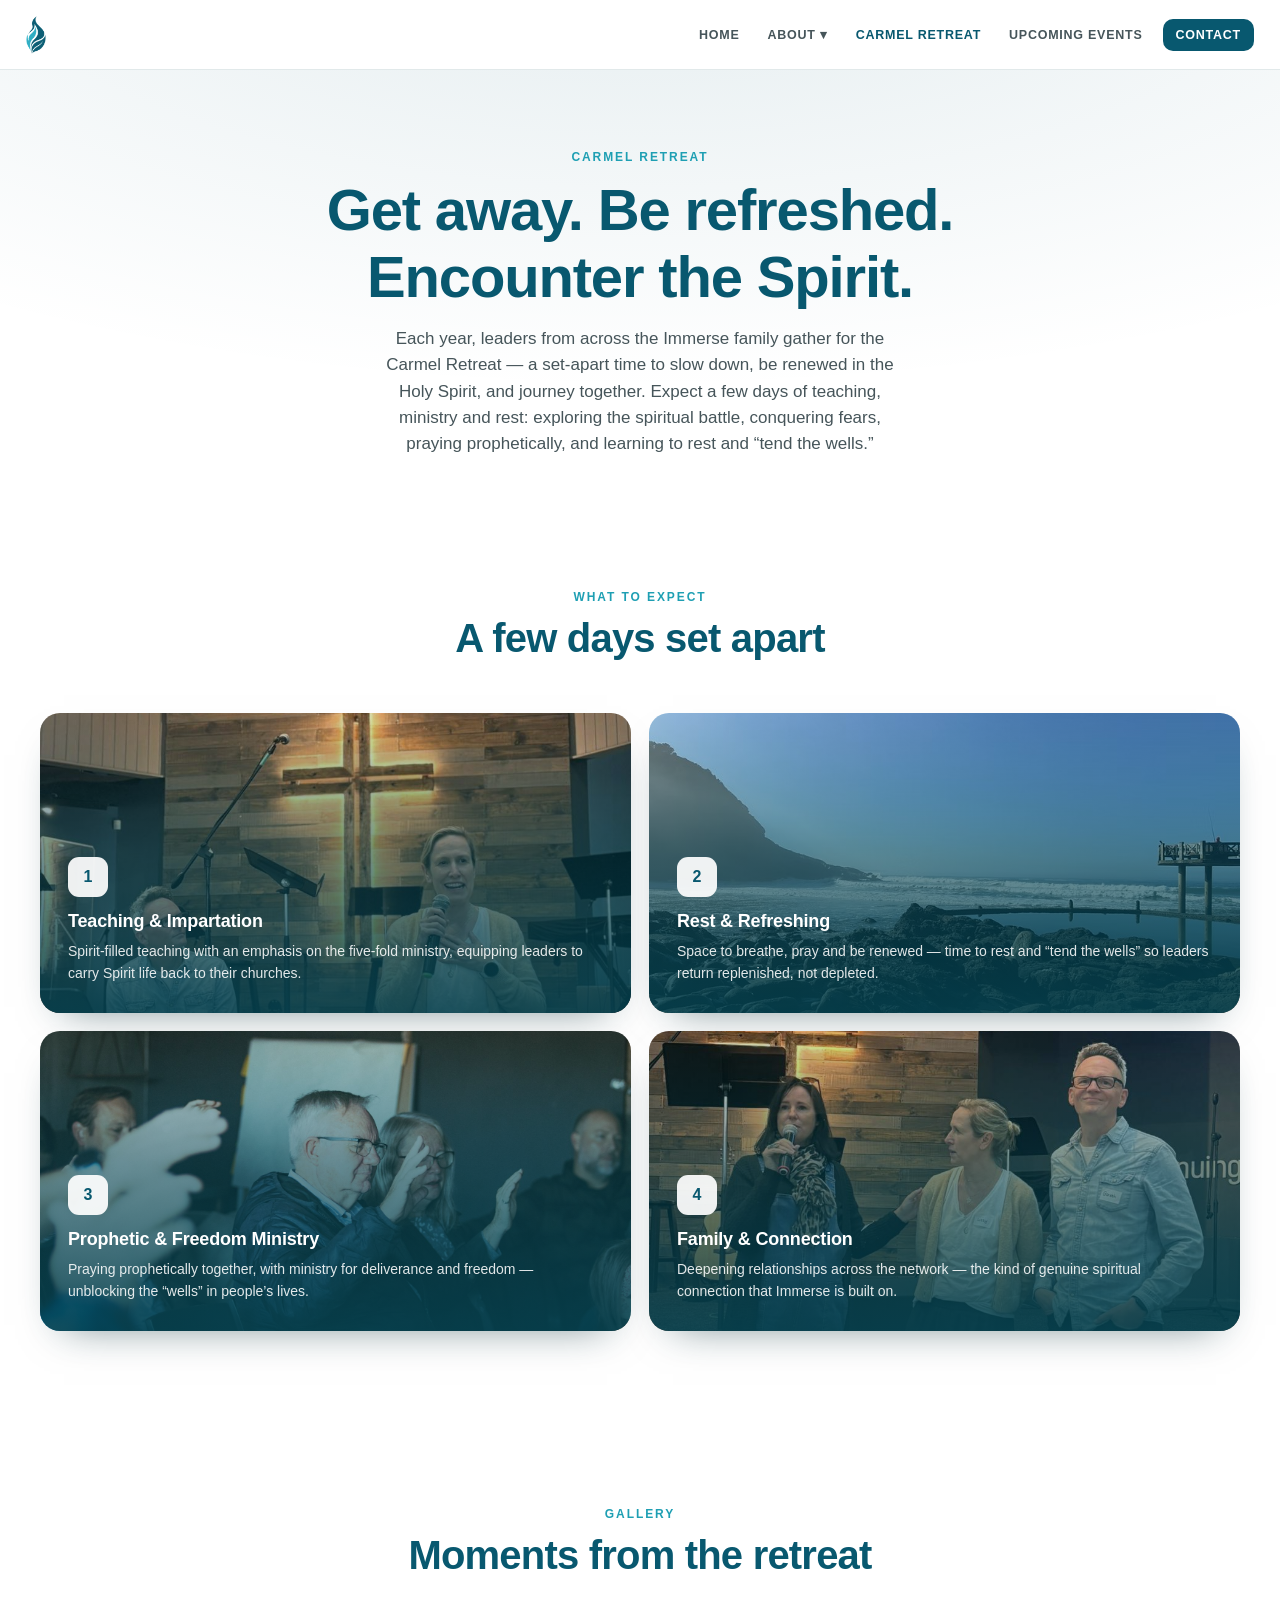
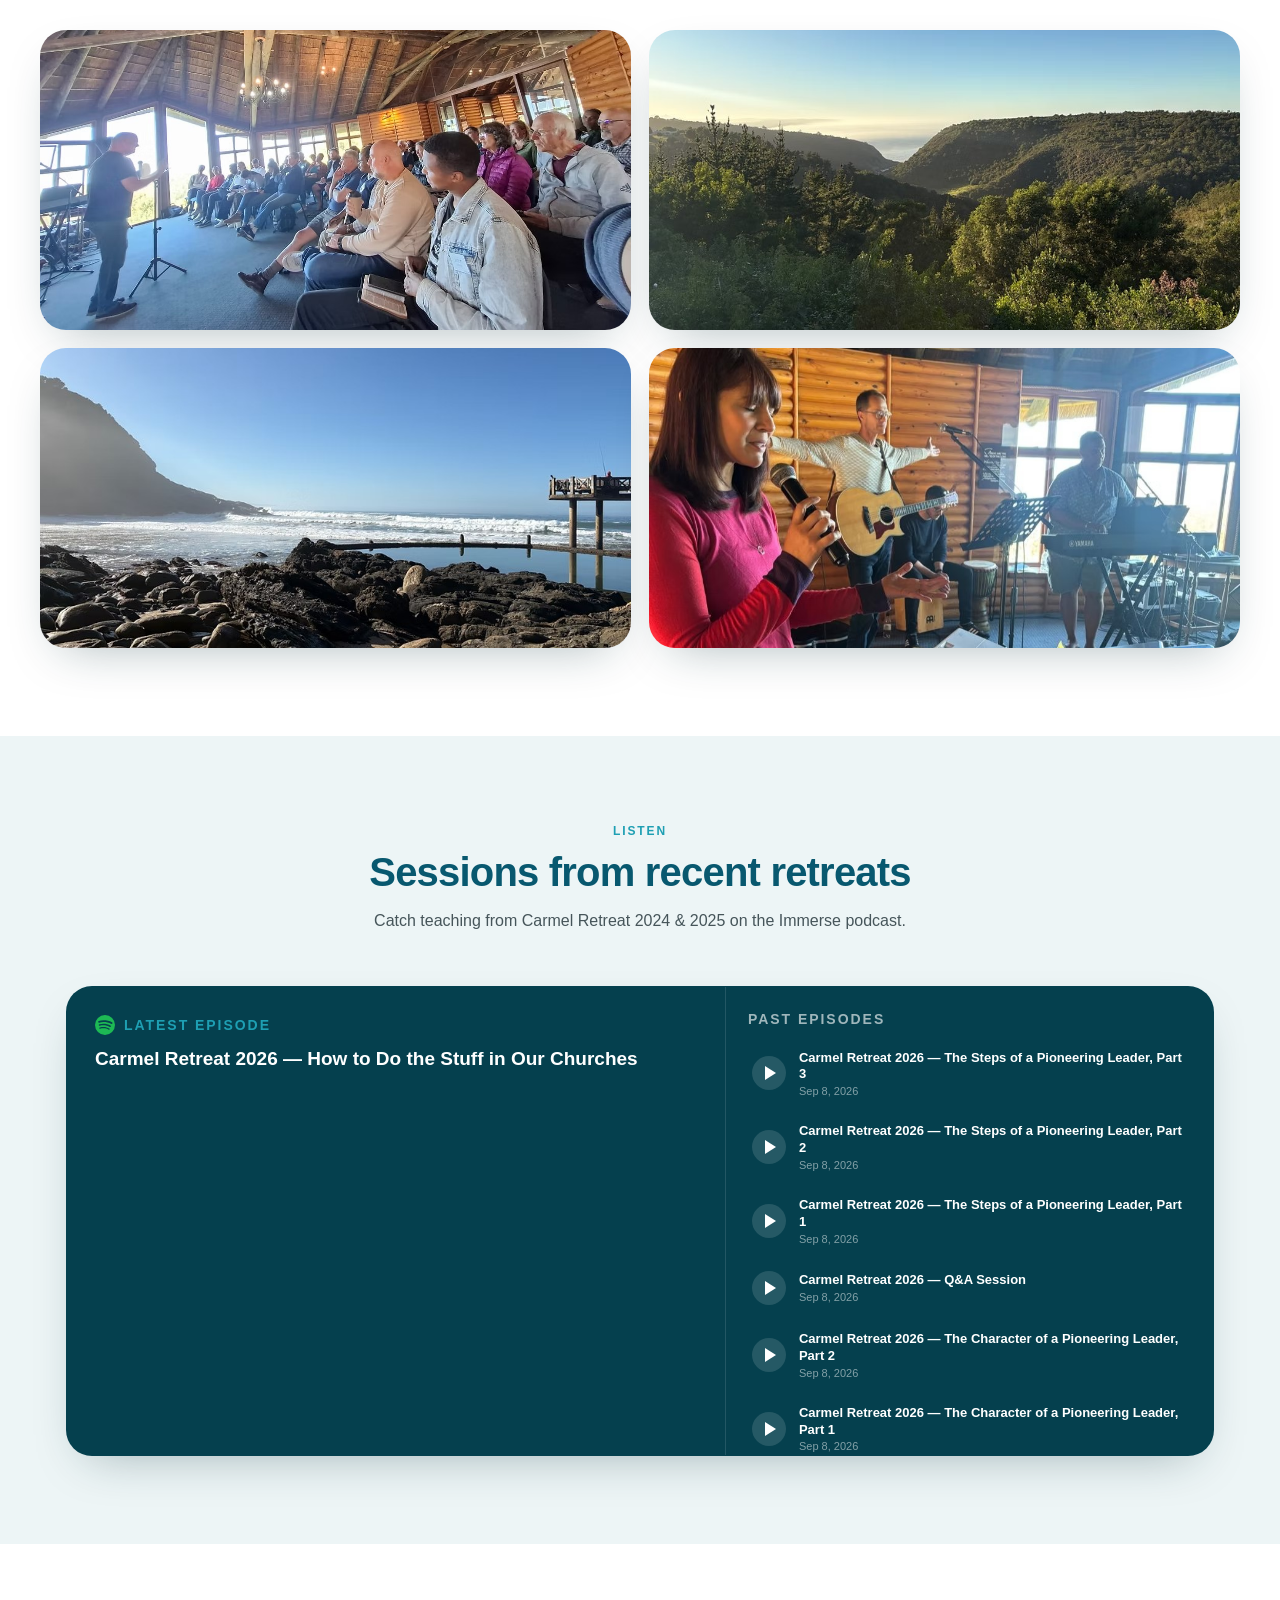
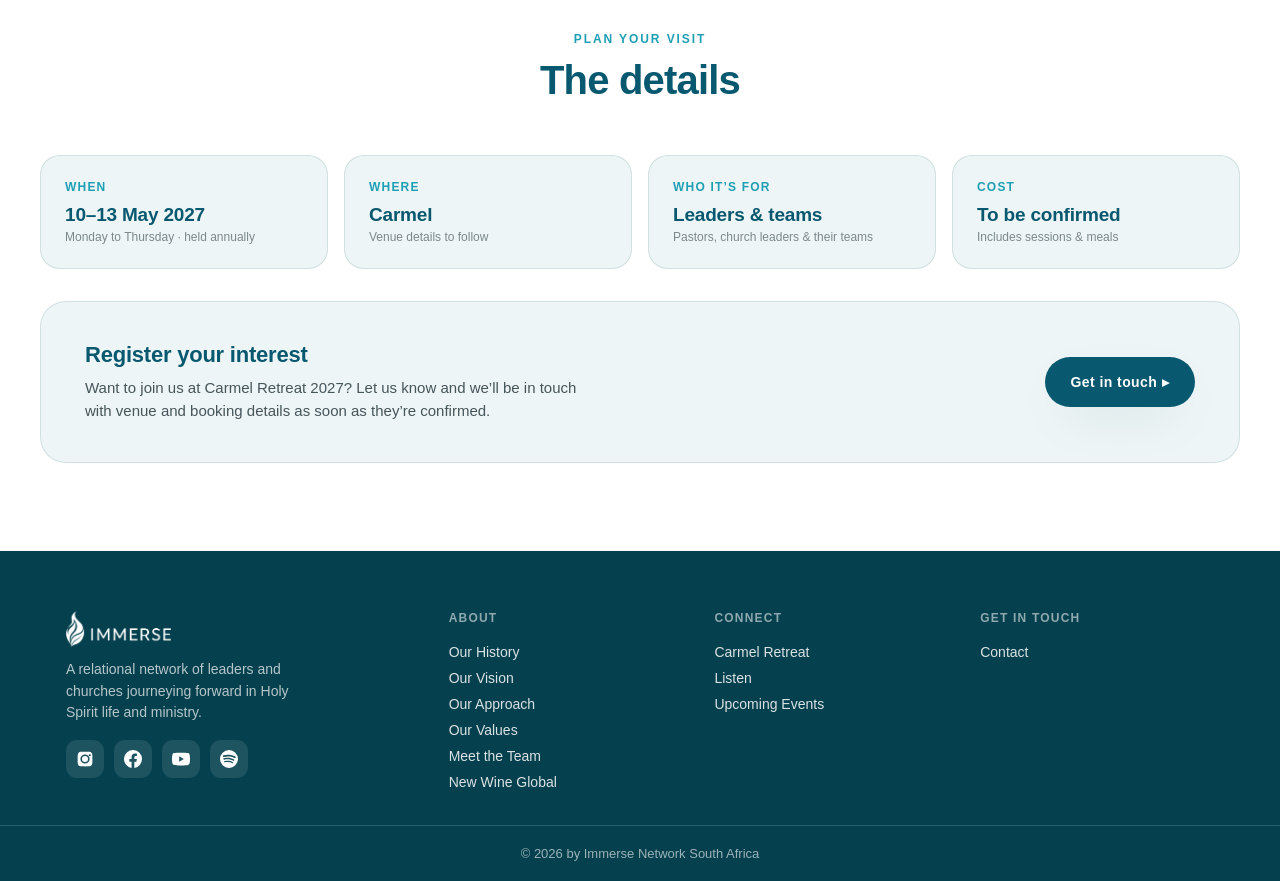
<file: carmel-retreat/index.html>
<!doctype html>
<html lang="en">
  <head>
    <meta charset="UTF-8" />
    <meta name="viewport" content="width=device-width, initial-scale=1.0" />
    <title>Carmel Retreat — Immerse Network South Africa</title>
    <link rel="icon" href="../favicon.png" type="image/png" />
    <link rel="apple-touch-icon" href="../apple-touch-icon.png" />
    <link rel="stylesheet" href="../assets/css/tokens.css" />
    <link rel="stylesheet" href="../assets/css/styles.css" />
  </head>
  <body data-page="carmel">
    <!-- NAV — identical on every page apart from link depth: root pages
         use "about/", pages in a folder use "../about/". The active link
         is styled from <body data-page="..."> against the data-nav
         attributes below, in assets/css/styles.css. -->
    <nav>
      <a class="logo" href="../" style="text-decoration: none"
        ><img
          class="logo-img logo-icon"
          src="../assets/images/immerse-icon.png"
          alt="Immerse"
      /></a>
      <div class="menu">
        <a data-nav="home" href="../">HOME</a>
        <div class="has-drop">
          <a href="../about/">ABOUT ▾</a>
          <div class="drop">
            <a href="../about/#history">Our History</a>
            <a href="../about/#vision">Our Vision</a>
            <a href="../about/#approach">Our Approach</a>
            <a href="../about/#values">Our Values</a>
            <a href="../about/#team">Meet the Team</a>
            <a href="../about/#new-wine">New Wine Global</a>
          </div>
        </div>
        <a data-nav="carmel" href="../carmel-retreat/">CARMEL RETREAT</a>
        <a data-nav="events" href="../events/">UPCOMING EVENTS</a>
        <a href="../#contact" class="cta">CONTACT</a>
      </div>
      <button class="burger">☰</button>
    </nav>

    <header id="top" class="page-head">
      <div class="wrap">
        <div class="kicker">Carmel Retreat</div>
        <h1>Get away. Be refreshed.<br />Encounter the Spirit.</h1>
        <p>
          Each year, leaders from across the Immerse family gather for the
          Carmel Retreat — a set-apart time to slow down, be renewed in the Holy
          Spirit, and journey together. Expect a few days of teaching, ministry
          and rest: exploring the spiritual battle, conquering fears, praying
          prophetically, and learning to rest and “tend the wells.”
        </p>
      </div>
    </header>

    <section class="wrap">
      <div class="sec-head">
        <div class="kicker">What to expect</div>
        <h2>A few days set apart</h2>
      </div>
      <div class="approach-grid">
        <div class="appr--photo">
          <div class="n">1</div>
          <h3>Teaching &amp; Impartation</h3>
          <p>
            Spirit-filled teaching with an emphasis on the five-fold ministry,
            equipping leaders to carry Spirit life back to their churches.
          </p>
        </div>
        <div class="appr--photo">
          <div class="n">2</div>
          <h3>Rest &amp; Refreshing</h3>
          <p>
            Space to breathe, pray and be renewed — time to rest and “tend the
            wells” so leaders return replenished, not depleted.
          </p>
        </div>
        <div class="appr--photo">
          <div class="n">3</div>
          <h3>Prophetic &amp; Freedom Ministry</h3>
          <p>
            Praying prophetically together, with ministry for deliverance and
            freedom — unblocking the “wells” in people’s lives.
          </p>
        </div>
        <div class="appr--photo">
          <div class="n">4</div>
          <h3>Family &amp; Connection</h3>
          <p>
            Deepening relationships across the network — the kind of genuine
            spiritual connection that Immerse is built on.
          </p>
        </div>
      </div>
    </section>

    <section class="wrap">
      <div class="sec-head">
        <div class="kicker">Gallery</div>
        <h2>Moments from the retreat</h2>
      </div>
      <div class="gallery-grid cols-2">
        <img
          src="../assets/images/carmel-retreat-1.jpg"
          alt="Teaching session at Carmel Retreat"
          loading="lazy"
        />
        <img
          src="../assets/images/carmel-retreat-2.jpg"
          alt="Carmel Retreat gathering"
          loading="lazy"
        />
        <img
          src="../assets/images/carmel-retreat-3.jpg"
          alt="Carmel Retreat gathering"
          loading="lazy"
        />
        <img
          src="../assets/images/carmel-retreat-4.jpg"
          alt="Carmel Retreat gathering"
          loading="lazy"
        />
      </div>
    </section>

    <section class="about">
      <div class="wrap">
        <div class="sec-head">
          <div class="kicker">Listen</div>
          <h2>Sessions from recent retreats</h2>
          <p>
            Catch teaching from Carmel Retreat 2024 &amp; 2025 on the Immerse
            podcast.
          </p>
        </div>
        <div class="podcast">
          <div class="pf-left">
            <div class="pf-lab">
              <svg viewBox="0 0 24 24">
                <path
                  d="M12 0a12 12 0 1 0 0 24 12 12 0 0 0 0-24zm5.5 17.3a.75.75 0 0 1-1 .25c-2.8-1.7-6.3-2.1-10.4-1.15a.75.75 0 1 1-.33-1.46c4.5-1 8.4-.55 11.5 1.36.35.22.46.68.23 1zm1.47-3.27a.94.94 0 0 1-1.3.3c-3.2-2-8.1-2.55-11.9-1.4a.94.94 0 1 1-.54-1.8c4.35-1.3 9.75-.7 13.44 1.6.44.27.58.85.3 1.3zm.13-3.4C15.36 8.3 8.9 8.08 5.2 9.2a1.12 1.12 0 1 1-.65-2.15c4.25-1.3 11.38-1.05 15.86 1.6a1.12 1.12 0 1 1-1.18 1.9z"
                /></svg
              ><span id="pfLab">Latest episode</span>
            </div>
            <h3 id="pfTitle">
              Carmel Retreat 2026 — How to Do the Stuff in Our Churches
            </h3>
            <div class="pf-embed">
              <iframe
                id="pfPlayer"
                title="Immerse podcast on Spotify"
                src="https://open.spotify.com/embed/episode/21sRbS6mHtV8rxEvsHcwr3?utm_source=generator&theme=0"
                loading="lazy"
                allow="
                  autoplay;
                  clipboard-write;
                  encrypted-media;
                  fullscreen;
                  picture-in-picture;
                "
              ></iframe>
            </div>
          </div>
          <div class="pf-right">
            <div class="pf-rhead">Past episodes</div>
            <div class="pf-list">
              <div
                class="ep"
                data-ep="2sAK4PBsWXvxp1lyBoKRBH"
                data-title="Carmel Retreat 2026 — The Steps of a Pioneering Leader, Part 3"
              >
                <div class="pbtn"></div>
                <div class="meta">
                  <b>Carmel Retreat 2026 — The Steps of a Pioneering Leader, Part 3</b><small>Sep 8, 2026</small>
                </div>
              </div>
              <div
                class="ep"
                data-ep="3JgqwbfQz3ToGrxdYdfT8l"
                data-title="Carmel Retreat 2026 — The Steps of a Pioneering Leader, Part 2"
              >
                <div class="pbtn"></div>
                <div class="meta">
                  <b>Carmel Retreat 2026 — The Steps of a Pioneering Leader, Part 2</b><small>Sep 8, 2026</small>
                </div>
              </div>
              <div
                class="ep"
                data-ep="34VJVDKJAdeR46mZDm24D6"
                data-title="Carmel Retreat 2026 — The Steps of a Pioneering Leader, Part 1"
              >
                <div class="pbtn"></div>
                <div class="meta">
                  <b>Carmel Retreat 2026 — The Steps of a Pioneering Leader, Part 1</b><small>Sep 8, 2026</small>
                </div>
              </div>
              <div
                class="ep"
                data-ep="5bISIcj748PF4vdOtmpcPH"
                data-title="Carmel Retreat 2026 — Q&amp;A Session"
              >
                <div class="pbtn"></div>
                <div class="meta">
                  <b>Carmel Retreat 2026 — Q&amp;A Session</b><small>Sep 8, 2026</small>
                </div>
              </div>
              <div
                class="ep"
                data-ep="30jqnu7uATpUjByFyyh0wi"
                data-title="Carmel Retreat 2026 — The Character of a Pioneering Leader, Part 2"
              >
                <div class="pbtn"></div>
                <div class="meta">
                  <b>Carmel Retreat 2026 — The Character of a Pioneering Leader, Part 2</b><small>Sep 8, 2026</small>
                </div>
              </div>
              <div
                class="ep"
                data-ep="34E2FA7fnpUHo7Jlm5ETTW"
                data-title="Carmel Retreat 2026 — The Character of a Pioneering Leader, Part 1"
              >
                <div class="pbtn"></div>
                <div class="meta">
                  <b>Carmel Retreat 2026 — The Character of a Pioneering Leader, Part 1</b><small>Sep 8, 2026</small>
                </div>
              </div>
              <div
                class="ep"
                data-ep="2O42xHLFLOIsWLt6VkXQGi"
                data-title="Carmel Retreat 2025 — Understanding Deliverance in our South African Context (Sipho Zondi)"
              >
                <div class="pbtn"></div>
                <div class="meta">
                  <b>Carmel Retreat 2025 — Understanding Deliverance in our South African Context (Sipho Zondi)</b><small>Jul 31, 2025</small>
                </div>
              </div>
              <div
                class="ep"
                data-ep="42xM65v9oMoCh1bP7H6yJn"
                data-title="Carmel Retreat 2025 — Praying Prophetically Together (Edwina Hanslo)"
              >
                <div class="pbtn"></div>
                <div class="meta">
                  <b
                    >Carmel Retreat 2025 — Praying Prophetically Together
                    (Edwina Hanslo)</b
                  ><small>Jul 31, 2025</small>
                </div>
              </div>
              <div
                class="ep"
                data-ep="44kiMhyXGuAQZHifMAqeBD"
                data-title="Carmel Retreat 2025 — Dethroning Idols and Conquering Fears (Sipho Zondi)"
              >
                <div class="pbtn"></div>
                <div class="meta">
                  <b
                    >Carmel Retreat 2025 — Dethroning Idols and Conquering Fears
                    (Sipho Zondi)</b
                  ><small>Jul 31, 2025</small>
                </div>
              </div>
              <div
                class="ep"
                data-ep="4EIW76mGEcuiGdqHg6JDu8"
                data-title="Carmel Retreat 2025 — Understanding the Spiritual Battle (Trevor Anderson)"
              >
                <div class="pbtn"></div>
                <div class="meta">
                  <b
                    >Carmel Retreat 2025 — Understanding the Spiritual Battle
                    (Trevor Anderson)</b
                  ><small>Jul 31, 2025</small>
                </div>
              </div>
              <div
                class="ep"
                data-ep="1QnCd8MNrcEHBI3NxJW18Z"
                data-title="Carmel Retreat 2025 — Rest and Tend the Wells (Tristan Jensen)"
              >
                <div class="pbtn"></div>
                <div class="meta">
                  <b
                    >Carmel Retreat 2025 — Rest and Tend the Wells (Tristan
                    Jensen)</b
                  ><small>Jul 31, 2025</small>
                </div>
              </div>
              <div
                class="ep"
                data-ep="2NZDZicTASBv2OfDKLzxof"
                data-title="Carmel Retreat 2024 — Session 5: Preparing God's People for a Move of the Spirit"
              >
                <div class="pbtn"></div>
                <div class="meta">
                  <b
                    >Carmel Retreat 2024 — Session 5: Preparing God's People for
                    a Move of the Spirit</b
                  ><small>Jun 21, 2024</small>
                </div>
              </div>
              <div
                class="ep"
                data-ep="5j3qrkhdZ9LPeFWbGDAZyt"
                data-title="Carmel Retreat 2024 — Session 4: Pursuing Intentional Priorities as Leaders"
              >
                <div class="pbtn"></div>
                <div class="meta">
                  <b
                    >Carmel Retreat 2024 — Session 4: Pursuing Intentional
                    Priorities as Leaders</b
                  ><small>Jun 18, 2024</small>
                </div>
              </div>
              <div
                class="ep"
                data-ep="1lssHFW4nMikoW8szEpcwM"
                data-title="Carmel Retreat 2024 — Session 3: Adopting Healthy Postures as Leaders"
              >
                <div class="pbtn"></div>
                <div class="meta">
                  <b
                    >Carmel Retreat 2024 — Session 3: Adopting Healthy Postures
                    as Leaders</b
                  ><small>Jun 14, 2024</small>
                </div>
              </div>
              <div
                class="ep"
                data-ep="1EYkQrqryJcILPf0MdAPs3"
                data-title="Carmel Retreat 2024 — Session 2: Possibilities in this Cultural Movement"
              >
                <div class="pbtn"></div>
                <div class="meta">
                  <b
                    >Carmel Retreat 2024 — Session 2: Possibilities in this
                    Cultural Movement</b
                  ><small>Jun 11, 2024</small>
                </div>
              </div>
              <div
                class="ep"
                data-ep="5Mqw36iGK06ViP96JWPn1w"
                data-title="Carmel Retreat 2024 — Session 1: Making Sense of this Cultural Moment"
              >
                <div class="pbtn"></div>
                <div class="meta">
                  <b
                    >Carmel Retreat 2024 — Session 1: Making Sense of this
                    Cultural Moment</b
                  ><small>Jun 7, 2024</small>
                </div>
              </div>
            </div>
          </div>
        </div>
      </div>
    </section>

    <section class="wrap">
      <div class="sec-head">
        <div class="kicker">Plan your visit</div>
        <h2>The details</h2>
      </div>
      <div class="details">
        <div class="detail">
          <div class="k">When</div>
          <div class="v">10–13 May 2027</div>
          <small>Monday to Thursday · held annually</small>
        </div>
        <div class="detail">
          <div class="k">Where</div>
          <div class="v">Carmel</div>
          <small>Venue details to follow</small>
        </div>
        <div class="detail">
          <div class="k">Who it’s for</div>
          <div class="v">Leaders &amp; teams</div>
          <small>Pastors, church leaders &amp; their teams</small>
        </div>
        <div class="detail">
          <div class="k">Cost</div>
          <div class="v">To be confirmed</div>
          <small>Includes sessions &amp; meals</small>
        </div>
      </div>
      <div class="newwine" style="margin-top: 32px">
        <div>
          <h3>Register your interest</h3>
          <p>
            Want to join us at Carmel Retreat 2027? Let us know and we’ll be in
            touch with venue and booking details as soon as they’re confirmed.
          </p>
        </div>
        <a href="../#contact" class="btn btn-primary">Get in touch ▸</a>
      </div>
    </section>

    <!-- FOOTER — byte-identical on every page: edit once, paste into
         all four. Links are page-qualified so the same markup works
         from anywhere in the site. -->
    <footer>
      <div class="wrap foot-grid">
        <div>
          <div class="logo" style="color: #fff; margin-bottom: 12px">
            <img
              class="logo-img"
              src="../assets/images/immerse-logo-white.png"
              alt="Immerse Network"
            />
          </div>
          <p>
            A relational network of leaders and churches journeying forward in
            Holy Spirit life and ministry.
          </p>
          <div class="foot-social">
            <a
              href="https://www.instagram.com/immerse_network/"
              target="_blank"
              rel="noopener"
              aria-label="Instagram"
              ><svg viewBox="0 0 24 24">
                <path
                  d="M12 2.2c3.2 0 3.6 0 4.9.07 1.17.05 1.8.25 2.23.41.56.22.96.48 1.38.9.42.42.68.82.9 1.38.16.42.36 1.06.41 2.23.06 1.27.07 1.65.07 4.86s0 3.6-.07 4.86c-.05 1.17-.25 1.8-.41 2.23a3.7 3.7 0 0 1-.9 1.38 3.7 3.7 0 0 1-1.38.9c-.42.16-1.06.36-2.23.41-1.27.06-1.65.07-4.86.07s-3.6 0-4.86-.07c-1.17-.05-1.8-.25-2.23-.41a3.7 3.7 0 0 1-1.38-.9 3.7 3.7 0 0 1-.9-1.38c-.16-.42-.36-1.06-.41-2.23C2.21 15.6 2.2 15.2 2.2 12s0-3.6.07-4.86c.05-1.17.25-1.8.41-2.23.22-.56.48-.96.9-1.38.42-.42.82-.68 1.38-.9.42-.16 1.06-.36 2.23-.41C8.4 2.21 8.8 2.2 12 2.2zm0 3.65A6.15 6.15 0 1 0 18.15 12 6.15 6.15 0 0 0 12 5.85zm0 10.15A4 4 0 1 1 16 12a4 4 0 0 1-4 4zm6.4-10.4a1.44 1.44 0 1 0 1.44 1.44 1.44 1.44 0 0 0-1.44-1.44z"
                /></svg
            ></a>
            <a
              href="https://www.facebook.com/immersenetwork.org.za"
              target="_blank"
              rel="noopener"
              aria-label="Facebook"
              ><svg viewBox="0 0 24 24">
                <path
                  d="M24 12a12 12 0 1 0-13.9 11.9v-8.4H7.1V12h3V9.4c0-3 1.8-4.6 4.5-4.6 1.3 0 2.6.23 2.6.23v2.9h-1.5c-1.4 0-1.9.9-1.9 1.8V12h3.3l-.5 3.5h-2.8v8.4A12 12 0 0 0 24 12z"
                /></svg
            ></a>
            <a
              href="https://www.youtube.com/@immersenetwork6306"
              target="_blank"
              rel="noopener"
              aria-label="YouTube"
              ><svg viewBox="0 0 24 24">
                <path
                  d="M23.5 6.2a3 3 0 0 0-2.1-2.1C19.5 3.5 12 3.5 12 3.5s-7.5 0-9.4.6A3 3 0 0 0 .5 6.2 31 31 0 0 0 0 12a31 31 0 0 0 .5 5.8 3 3 0 0 0 2.1 2.1c1.9.6 9.4.6 9.4.6s7.5 0 9.4-.6a3 3 0 0 0 2.1-2.1A31 31 0 0 0 24 12a31 31 0 0 0-.5-5.8zM9.6 15.6V8.4l6.2 3.6z"
                /></svg
            ></a>
            <a
              href="https://open.spotify.com/show/1enVpgWJpcU2Jsn00YFRwv"
              target="_blank"
              rel="noopener"
              aria-label="Spotify"
              ><svg viewBox="0 0 24 24">
                <path
                  d="M12 0a12 12 0 1 0 0 24 12 12 0 0 0 0-24zm5.5 17.3a.75.75 0 0 1-1 .25c-2.8-1.7-6.3-2.1-10.4-1.15a.75.75 0 1 1-.33-1.46c4.5-1 8.4-.55 11.5 1.36.35.22.46.68.23 1zm1.47-3.27a.94.94 0 0 1-1.3.3c-3.2-2-8.1-2.55-11.9-1.4a.94.94 0 1 1-.54-1.8c4.35-1.3 9.75-.7 13.44 1.6.44.27.58.85.3 1.3zm.13-3.4C15.36 8.3 8.9 8.08 5.2 9.2a1.12 1.12 0 1 1-.65-2.15c4.25-1.3 11.38-1.05 15.86 1.6a1.12 1.12 0 1 1-1.18 1.9z"
                /></svg
            ></a>
          </div>
        </div>
        <div>
          <h4>About</h4>
          <a href="../about/#history">Our History</a
          ><a href="../about/#vision">Our Vision</a
          ><a href="../about/#approach">Our Approach</a
          ><a href="../about/#values">Our Values</a
          ><a href="../about/#team">Meet the Team</a
          ><a href="../about/#new-wine">New Wine Global</a>
        </div>
        <div>
          <h4>Connect</h4>
          <a href="../carmel-retreat/">Carmel Retreat</a
          ><a href="../#connect">Listen</a
          ><a href="../events/">Upcoming Events</a>
        </div>
        <div>
          <h4>Get in touch</h4>
          <a href="../#contact">Contact</a>
        </div>
      </div>
      <div class="foot-bottom">© 2026 by Immerse Network South Africa</div>
    </footer>
    <script src="../assets/js/main.js" defer></script>
  </body>
</html>
</file>
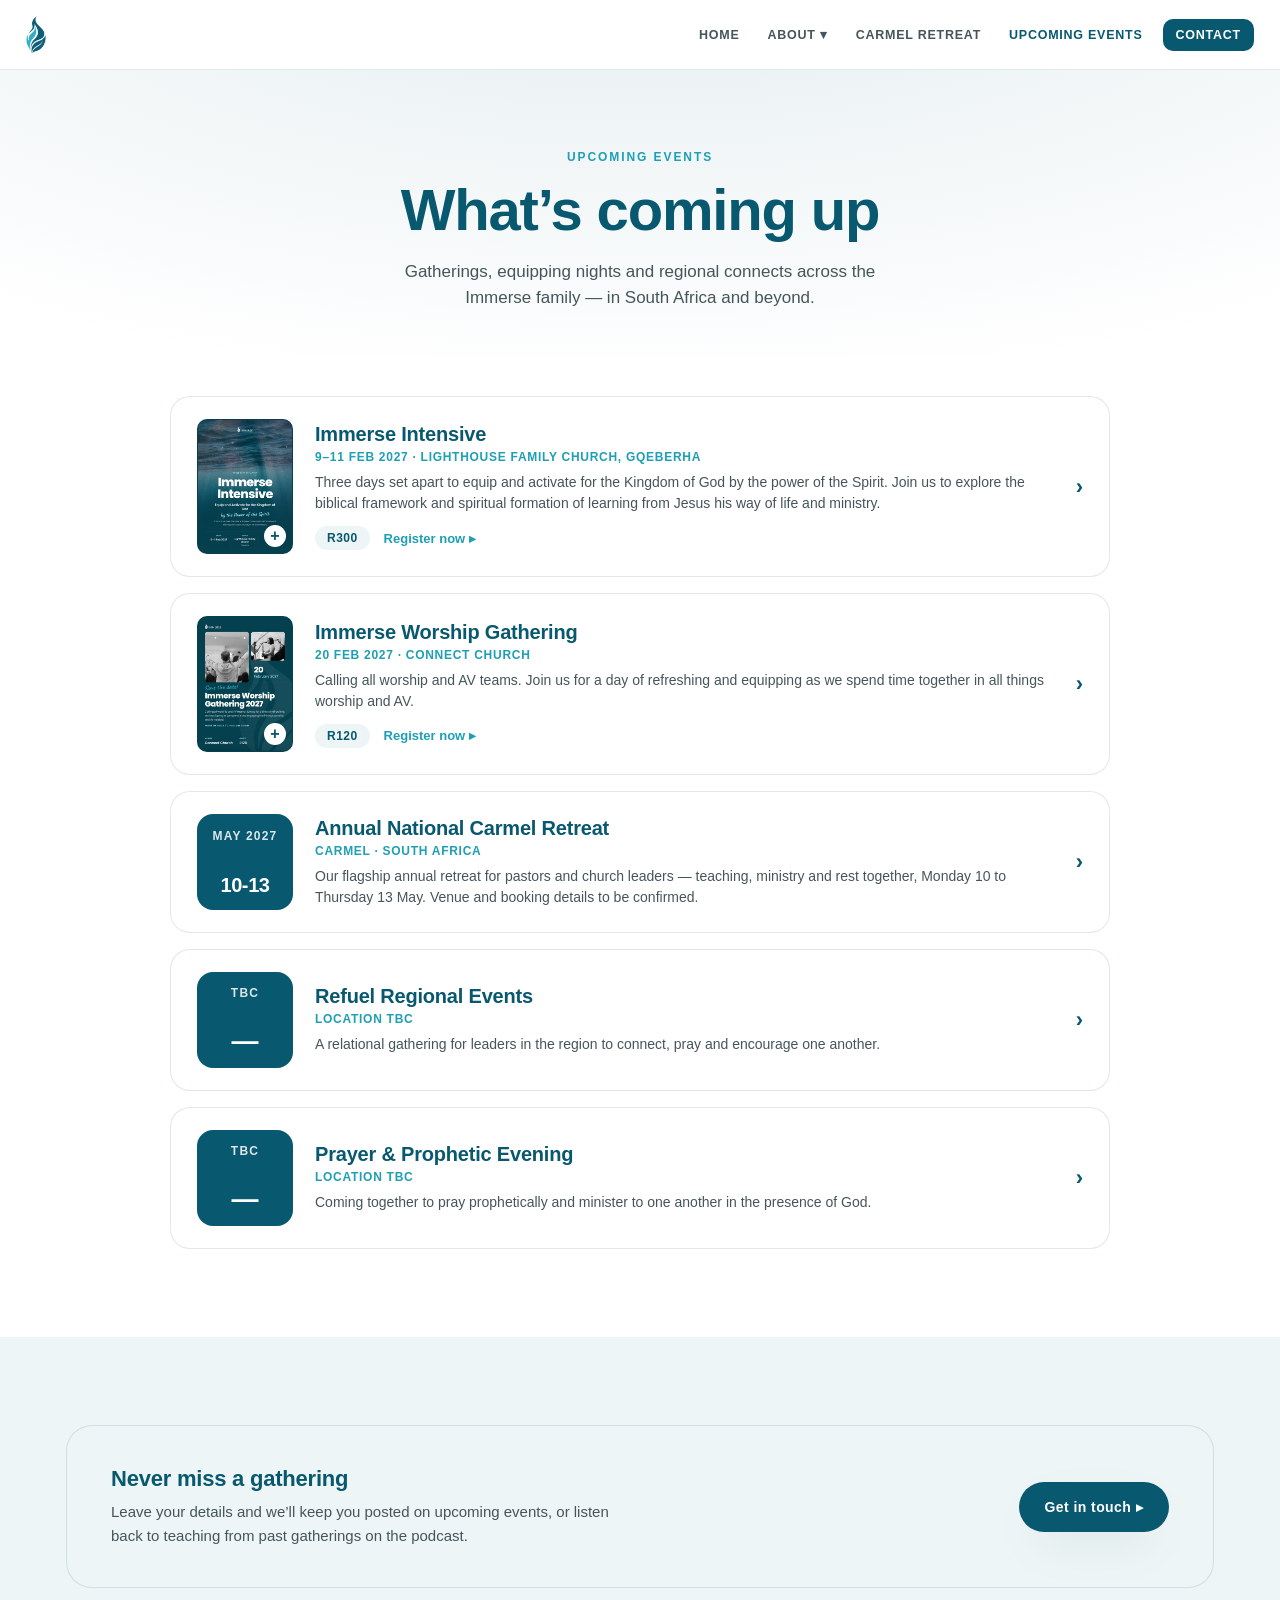
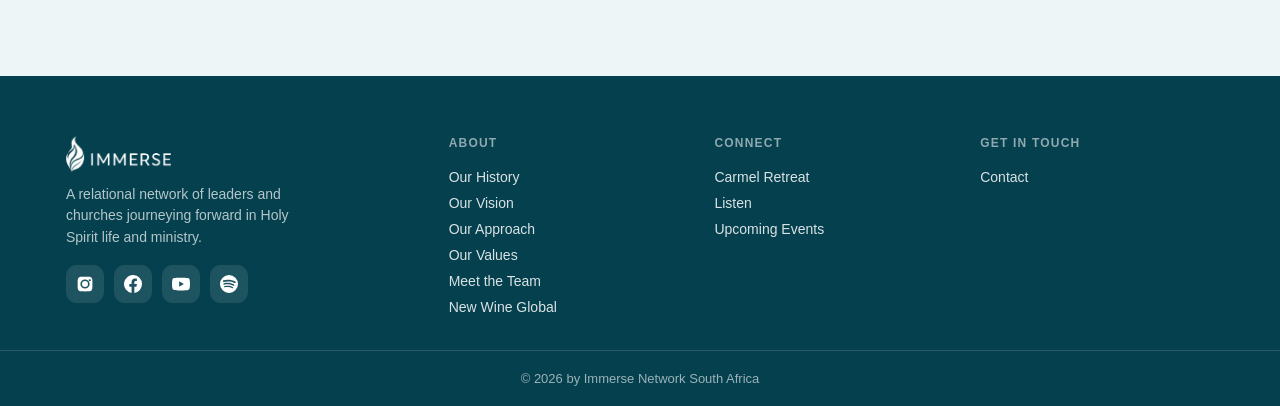
<file: events/index.html>
<!doctype html>
<html lang="en">
  <head>
    <meta charset="UTF-8" />
    <meta name="viewport" content="width=device-width, initial-scale=1.0" />
    <title>Upcoming Events — Immerse Network South Africa</title>
    <link rel="icon" href="../favicon.png" type="image/png" />
    <link rel="apple-touch-icon" href="../apple-touch-icon.png" />
    <link rel="stylesheet" href="../assets/css/tokens.css" />
    <link rel="stylesheet" href="../assets/css/styles.css" />
  </head>
  <body data-page="events">
    <!-- NAV — identical on every page apart from link depth: root pages
         use "about/", pages in a folder use "../about/". The active link
         is styled from <body data-page="..."> against the data-nav
         attributes below, in assets/css/styles.css. -->
    <nav>
      <a class="logo" href="../" style="text-decoration: none"
        ><img
          class="logo-img logo-icon"
          src="../assets/images/immerse-icon.png"
          alt="Immerse"
      /></a>
      <div class="menu">
        <a data-nav="home" href="../">HOME</a>
        <div class="has-drop">
          <a href="../about/">ABOUT ▾</a>
          <div class="drop">
            <a href="../about/#history">Our History</a>
            <a href="../about/#vision">Our Vision</a>
            <a href="../about/#approach">Our Approach</a>
            <a href="../about/#values">Our Values</a>
            <a href="../about/#team">Meet the Team</a>
            <a href="../about/#new-wine">New Wine Global</a>
          </div>
        </div>
        <a data-nav="carmel" href="../carmel-retreat/">CARMEL RETREAT</a>
        <a data-nav="events" href="../events/">UPCOMING EVENTS</a>
        <a href="../#contact" class="cta">CONTACT</a>
      </div>
      <button class="burger">☰</button>
    </nav>

    <header id="top" class="page-head">
      <div class="wrap">
        <div class="kicker">Upcoming Events</div>
        <h1>What’s coming up</h1>
        <p>
          Gatherings, equipping nights and regional connects across the Immerse
          family — in South Africa and beyond.
        </p>
      </div>
    </header>

    <section class="wrap" style="padding-top: 40px">
      <div class="events-list">
        <!-- Events with a sign-up form are <article>s: the title link is
             stretched over the whole card (opens the form in a new tab),
             and the flyer thumbnail sits above it so a click on the flyer
             opens it full size instead. Flyer images live in
             assets/images/ as a full-size JPG plus a -thumb JPG. -->
        <article class="event has-flyer">
          <button
            class="flyer"
            type="button"
            data-flyer="../assets/images/flyer-immerse-intensive-2027.jpg"
            aria-label="View the Immerse Intensive flyer full size"
          >
            <img
              src="../assets/images/flyer-immerse-intensive-2027-thumb.jpg"
              alt="Immerse Intensive 2027 flyer"
              loading="lazy"
            />
            <span class="zoom" aria-hidden="true">+</span>
          </button>
          <div class="info">
            <h3>
              <a
                class="event-link"
                href="https://forms.gle/priCbujkAxwHu92B9"
                target="_blank"
                rel="noopener"
                >Immerse Intensive</a
              >
            </h3>
            <div class="loc">
              9–11 Feb 2027 · Lighthouse Family Church, Gqeberha
            </div>
            <p>
              Three days set apart to equip and activate for the Kingdom of God
              by the power of the Spirit. Join us to explore the biblical
              framework and spiritual formation of learning from Jesus his way
              of life and ministry.
            </p>
            <div class="event-meta">
              <span class="tag">R300</span>
              <span class="reg">Register now ▸</span>
            </div>
          </div>
          <div class="go">›</div>
        </article>
        <article class="event has-flyer">
          <button
            class="flyer"
            type="button"
            data-flyer="../assets/images/flyer-immerse-worship-gathering-2027.jpg"
            aria-label="View the Immerse Worship Gathering flyer full size"
          >
            <img
              src="../assets/images/flyer-immerse-worship-gathering-2027-thumb.jpg"
              alt="Immerse Worship Gathering 2027 flyer"
              loading="lazy"
            />
            <span class="zoom" aria-hidden="true">+</span>
          </button>
          <div class="info">
            <h3>
              <a
                class="event-link"
                href="https://forms.gle/e2HyXPsjkXisPPim8"
                target="_blank"
                rel="noopener"
                >Immerse Worship Gathering</a
              >
            </h3>
            <div class="loc">20 Feb 2027 · Connect Church</div>
            <p>
              Calling all worship and AV teams. Join us for a day of refreshing
              and equipping as we spend time together in all things worship
              and AV.
            </p>
            <div class="event-meta">
              <span class="tag">R120</span>
              <span class="reg">Register now ▸</span>
            </div>
          </div>
          <div class="go">›</div>
        </article>
        <a class="event" href="../carmel-retreat/">
          <div class="date">
            <div class="m">May 2027</div>
            <div class="d range">10-13</div>
          </div>
          <div class="info">
            <h3>Annual National Carmel Retreat</h3>
            <div class="loc">Carmel · South Africa</div>
            <p>
              Our flagship annual retreat for pastors and church leaders —
              teaching, ministry and rest together, Monday 10 to Thursday 13
              May. Venue and booking details to be confirmed.
            </p>
          </div>
          <div class="go">›</div>
        </a>
        <a class="event" href="../#contact">
          <div class="date">
            <div class="m">TBC</div>
            <div class="d">—</div>
          </div>
          <div class="info">
            <h3>Refuel Regional Events</h3>
            <div class="loc">Location TBC</div>
            <p>
              A relational gathering for leaders in the region to connect, pray
              and encourage one another.
            </p>
          </div>
          <div class="go">›</div>
        </a>
        <a class="event" href="../#contact">
          <div class="date">
            <div class="m">TBC</div>
            <div class="d">—</div>
          </div>
          <div class="info">
            <h3>Prayer &amp; Prophetic Evening</h3>
            <div class="loc">Location TBC</div>
            <p>
              Coming together to pray prophetically and minister to one another
              in the presence of God.
            </p>
          </div>
          <div class="go">›</div>
        </a>
      </div>
    </section>

    <section class="about">
      <div class="wrap">
        <div class="newwine">
          <div>
            <h3>Never miss a gathering</h3>
            <p>
              Leave your details and we’ll keep you posted on upcoming events,
              or listen back to teaching from past gatherings on the podcast.
            </p>
          </div>
          <a href="../#contact" class="btn btn-primary"
            >Get in touch ▸</a
          >
        </div>
      </div>
    </section>

    <!-- FOOTER — byte-identical on every page: edit once, paste into
         all four. Links are page-qualified so the same markup works
         from anywhere in the site. -->
    <footer>
      <div class="wrap foot-grid">
        <div>
          <div class="logo" style="color: #fff; margin-bottom: 12px">
            <img
              class="logo-img"
              src="../assets/images/immerse-logo-white.png"
              alt="Immerse Network"
            />
          </div>
          <p>
            A relational network of leaders and churches journeying forward in
            Holy Spirit life and ministry.
          </p>
          <div class="foot-social">
            <a
              href="https://www.instagram.com/immerse_network/"
              target="_blank"
              rel="noopener"
              aria-label="Instagram"
              ><svg viewBox="0 0 24 24">
                <path
                  d="M12 2.2c3.2 0 3.6 0 4.9.07 1.17.05 1.8.25 2.23.41.56.22.96.48 1.38.9.42.42.68.82.9 1.38.16.42.36 1.06.41 2.23.06 1.27.07 1.65.07 4.86s0 3.6-.07 4.86c-.05 1.17-.25 1.8-.41 2.23a3.7 3.7 0 0 1-.9 1.38 3.7 3.7 0 0 1-1.38.9c-.42.16-1.06.36-2.23.41-1.27.06-1.65.07-4.86.07s-3.6 0-4.86-.07c-1.17-.05-1.8-.25-2.23-.41a3.7 3.7 0 0 1-1.38-.9 3.7 3.7 0 0 1-.9-1.38c-.16-.42-.36-1.06-.41-2.23C2.21 15.6 2.2 15.2 2.2 12s0-3.6.07-4.86c.05-1.17.25-1.8.41-2.23.22-.56.48-.96.9-1.38.42-.42.82-.68 1.38-.9.42-.16 1.06-.36 2.23-.41C8.4 2.21 8.8 2.2 12 2.2zm0 3.65A6.15 6.15 0 1 0 18.15 12 6.15 6.15 0 0 0 12 5.85zm0 10.15A4 4 0 1 1 16 12a4 4 0 0 1-4 4zm6.4-10.4a1.44 1.44 0 1 0 1.44 1.44 1.44 1.44 0 0 0-1.44-1.44z"
                /></svg
            ></a>
            <a
              href="https://www.facebook.com/immersenetwork.org.za"
              target="_blank"
              rel="noopener"
              aria-label="Facebook"
              ><svg viewBox="0 0 24 24">
                <path
                  d="M24 12a12 12 0 1 0-13.9 11.9v-8.4H7.1V12h3V9.4c0-3 1.8-4.6 4.5-4.6 1.3 0 2.6.23 2.6.23v2.9h-1.5c-1.4 0-1.9.9-1.9 1.8V12h3.3l-.5 3.5h-2.8v8.4A12 12 0 0 0 24 12z"
                /></svg
            ></a>
            <a
              href="https://www.youtube.com/@immersenetwork6306"
              target="_blank"
              rel="noopener"
              aria-label="YouTube"
              ><svg viewBox="0 0 24 24">
                <path
                  d="M23.5 6.2a3 3 0 0 0-2.1-2.1C19.5 3.5 12 3.5 12 3.5s-7.5 0-9.4.6A3 3 0 0 0 .5 6.2 31 31 0 0 0 0 12a31 31 0 0 0 .5 5.8 3 3 0 0 0 2.1 2.1c1.9.6 9.4.6 9.4.6s7.5 0 9.4-.6a3 3 0 0 0 2.1-2.1A31 31 0 0 0 24 12a31 31 0 0 0-.5-5.8zM9.6 15.6V8.4l6.2 3.6z"
                /></svg
            ></a>
            <a
              href="https://open.spotify.com/show/1enVpgWJpcU2Jsn00YFRwv"
              target="_blank"
              rel="noopener"
              aria-label="Spotify"
              ><svg viewBox="0 0 24 24">
                <path
                  d="M12 0a12 12 0 1 0 0 24 12 12 0 0 0 0-24zm5.5 17.3a.75.75 0 0 1-1 .25c-2.8-1.7-6.3-2.1-10.4-1.15a.75.75 0 1 1-.33-1.46c4.5-1 8.4-.55 11.5 1.36.35.22.46.68.23 1zm1.47-3.27a.94.94 0 0 1-1.3.3c-3.2-2-8.1-2.55-11.9-1.4a.94.94 0 1 1-.54-1.8c4.35-1.3 9.75-.7 13.44 1.6.44.27.58.85.3 1.3zm.13-3.4C15.36 8.3 8.9 8.08 5.2 9.2a1.12 1.12 0 1 1-.65-2.15c4.25-1.3 11.38-1.05 15.86 1.6a1.12 1.12 0 1 1-1.18 1.9z"
                /></svg
            ></a>
          </div>
        </div>
        <div>
          <h4>About</h4>
          <a href="../about/#history">Our History</a
          ><a href="../about/#vision">Our Vision</a
          ><a href="../about/#approach">Our Approach</a
          ><a href="../about/#values">Our Values</a
          ><a href="../about/#team">Meet the Team</a
          ><a href="../about/#new-wine">New Wine Global</a>
        </div>
        <div>
          <h4>Connect</h4>
          <a href="../carmel-retreat/">Carmel Retreat</a
          ><a href="../#connect">Listen</a
          ><a href="../events/">Upcoming Events</a>
        </div>
        <div>
          <h4>Get in touch</h4>
          <a href="../#contact">Contact</a>
        </div>
      </div>
      <div class="foot-bottom">© 2026 by Immerse Network South Africa</div>
    </footer>
    <script src="../assets/js/main.js" defer></script>
  </body>
</html>
</file>
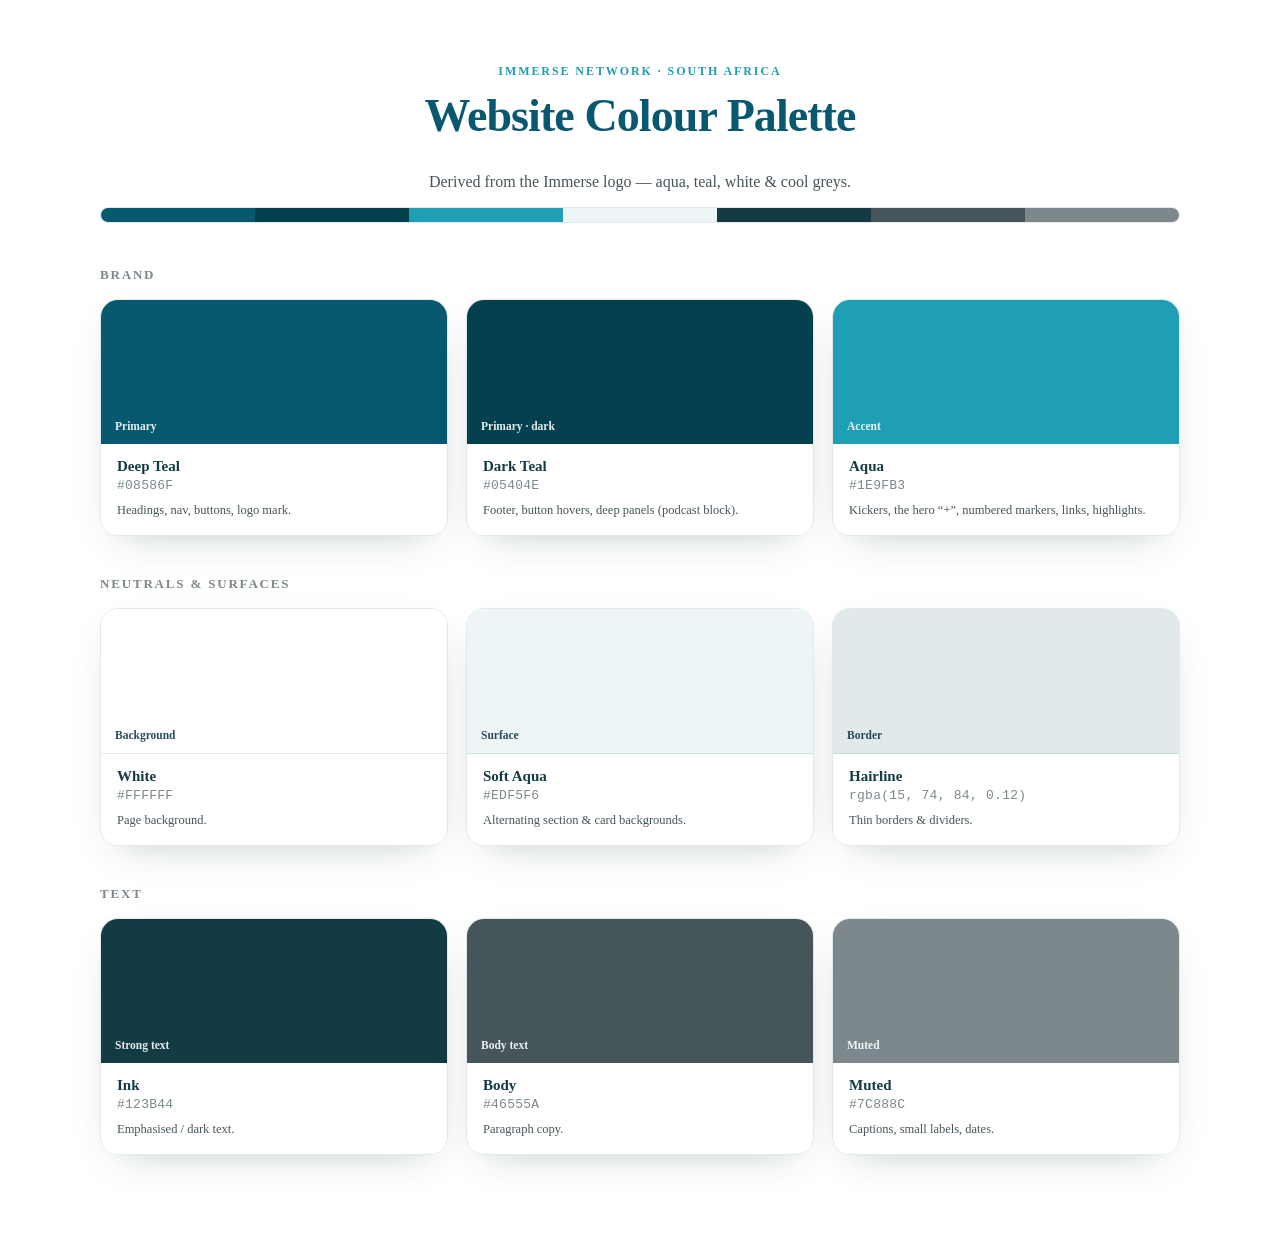
<file: immerse-color-palette/index.html>
<!doctype html>
<html lang="en">
  <head>
    <meta charset="UTF-8" />
    <meta name="viewport" content="width=device-width, initial-scale=1.0" />
    <title>Immerse Network — Colour Palette</title>
    <!-- Tokens come from assets/css/tokens.css, so this sheet can never
         disagree with the site. Swatch colours use var(--token) and the
         hex captions are read back out of those tokens at the bottom of
         the page — there is no hex code written by hand anywhere here. -->
    <link rel="icon" href="../favicon.png" type="image/png" />
    <link rel="apple-touch-icon" href="../apple-touch-icon.png" />
    <link rel="stylesheet" href="../assets/css/tokens.css" />
    <style>
      body {
        padding: 56px 28px 72px;
      }
      .wrap {
        max-width: 1080px;
        margin: 0 auto;
      }
      header {
        text-align: center;
        margin-bottom: 44px;
      }
      .eyebrow {
        font-size: 12px;
        font-weight: 700;
        letter-spacing: 0.16em;
        text-transform: uppercase;
        color: var(--accent);
      }
      h1 {
        font-size: clamp(30px, 5vw, 46px);
        color: var(--brand);
        letter-spacing: -0.02em;
        margin-top: 10px;
        font-weight: 800;
      }
      header p {
        color: var(--body);
        margin-top: 12px;
        font-size: 16px;
      }
      h2 {
        font-size: 13px;
        letter-spacing: 0.14em;
        text-transform: uppercase;
        color: var(--muted);
        margin: 40px 0 16px;
        font-weight: 700;
      }
      .grid {
        display: grid;
        grid-template-columns: repeat(3, 1fr);
        gap: 18px;
      }
      .sw {
        border: 1px solid var(--line);
        border-radius: 18px;
        overflow: hidden;
        box-shadow: 0 14px 40px -22px rgba(12, 50, 58, 0.35);
      }
      .chip {
        height: 120px;
        display: flex;
        align-items: flex-end;
        padding: 12px 14px;
      }
      .chip .role {
        font-size: 11.5px;
        font-weight: 600;
        opacity: 0.9;
      }
      .meta {
        padding: 14px 16px 16px;
        background: var(--page);
      }
      .meta .name {
        font-size: 15px;
        font-weight: 700;
        color: var(--ink);
      }
      .meta .hex {
        font-size: 13px;
        color: var(--muted);
        font-family: ui-monospace, SFMono-Regular, Menlo, monospace;
        margin-top: 3px;
        letter-spacing: 0.02em;
      }
      .meta .use {
        font-size: 12.5px;
        color: var(--body);
        margin-top: 8px;
        line-height: 1.45;
      }
      .light .chip {
        border-bottom: 1px solid var(--line);
      }
      .bar {
        display: flex;
        height: 14px;
        border-radius: 8px;
        overflow: hidden;
        margin-top: 8px;
        border: 1px solid var(--line);
      }
      .bar span {
        flex: 1;
      }
      @media (max-width: 820px) {
        .grid {
          grid-template-columns: repeat(2, 1fr);
        }
      }
      @media (max-width: 520px) {
        .grid {
          grid-template-columns: 1fr;
        }
      }
    </style>
  </head>
  <body>
    <div class="wrap">
      <header>
        <div class="eyebrow">Immerse Network · South Africa</div>
        <h1>Website Colour Palette</h1>
        <p>Derived from the Immerse logo — aqua, teal, white &amp; cool greys.</p>
        <div class="bar">
          <span style="background: var(--brand)"></span>
          <span style="background: var(--brand-deep)"></span>
          <span style="background: var(--accent)"></span>
          <span style="background: var(--panel)"></span>
          <span style="background: var(--ink)"></span>
          <span style="background: var(--body)"></span>
          <span style="background: var(--muted)"></span>
        </div>
      </header>

      <h2>Brand</h2>
      <div class="grid">
        <div class="sw">
          <div class="chip" style="background: var(--brand); color: var(--white)">
            <span class="role">Primary</span>
          </div>
          <div class="meta">
            <div class="name">Deep Teal</div>
            <div class="hex" data-token="brand"></div>
            <div class="use">Headings, nav, buttons, logo mark.</div>
          </div>
        </div>
        <div class="sw">
          <div
            class="chip"
            style="background: var(--brand-deep); color: var(--white)"
          >
            <span class="role">Primary · dark</span>
          </div>
          <div class="meta">
            <div class="name">Dark Teal</div>
            <div class="hex" data-token="brand-deep"></div>
            <div class="use">Footer, button hovers, deep panels (podcast block).</div>
          </div>
        </div>
        <div class="sw">
          <div class="chip" style="background: var(--accent); color: var(--white)">
            <span class="role">Accent</span>
          </div>
          <div class="meta">
            <div class="name">Aqua</div>
            <div class="hex" data-token="accent"></div>
            <div class="use">Kickers, the hero “+”, numbered markers, links, highlights.</div>
          </div>
        </div>
      </div>

      <h2>Neutrals &amp; Surfaces</h2>
      <div class="grid">
        <div class="sw light">
          <div class="chip" style="background: var(--page); color: var(--ink)">
            <span class="role">Background</span>
          </div>
          <div class="meta">
            <div class="name">White</div>
            <div class="hex" data-token="page"></div>
            <div class="use">Page background.</div>
          </div>
        </div>
        <div class="sw light">
          <div class="chip" style="background: var(--panel); color: var(--ink)">
            <span class="role">Surface</span>
          </div>
          <div class="meta">
            <div class="name">Soft Aqua</div>
            <div class="hex" data-token="panel"></div>
            <div class="use">Alternating section &amp; card backgrounds.</div>
          </div>
        </div>
        <div class="sw light">
          <div class="chip" style="background: var(--line); color: var(--ink)">
            <span class="role">Border</span>
          </div>
          <div class="meta">
            <div class="name">Hairline</div>
            <div class="hex" data-token="line"></div>
            <div class="use">Thin borders &amp; dividers.</div>
          </div>
        </div>
      </div>

      <h2>Text</h2>
      <div class="grid">
        <div class="sw">
          <div class="chip" style="background: var(--ink); color: var(--white)">
            <span class="role">Strong text</span>
          </div>
          <div class="meta">
            <div class="name">Ink</div>
            <div class="hex" data-token="ink"></div>
            <div class="use">Emphasised / dark text.</div>
          </div>
        </div>
        <div class="sw">
          <div class="chip" style="background: var(--body); color: var(--white)">
            <span class="role">Body text</span>
          </div>
          <div class="meta">
            <div class="name">Body</div>
            <div class="hex" data-token="body"></div>
            <div class="use">Paragraph copy.</div>
          </div>
        </div>
        <div class="sw">
          <div class="chip" style="background: var(--muted); color: var(--white)">
            <span class="role">Muted</span>
          </div>
          <div class="meta">
            <div class="name">Muted</div>
            <div class="hex" data-token="muted"></div>
            <div class="use">Captions, small labels, dates.</div>
          </div>
        </div>
      </div>
    </div>

    <script>
      /* Read each caption straight out of the token it documents, so the
         sheet and assets/css/styles.css can never drift apart. getComputedStyle
         needs no fetch, so this works over file:// too. */
      var css = getComputedStyle(document.documentElement);
      document.querySelectorAll("[data-token]").forEach(function (el) {
        var v = css.getPropertyValue("--" + el.dataset.token).trim();
        el.textContent = v.charAt(0) === "#" ? v.toUpperCase() : v;
      });
    </script>
  </body>
</html>
</file>
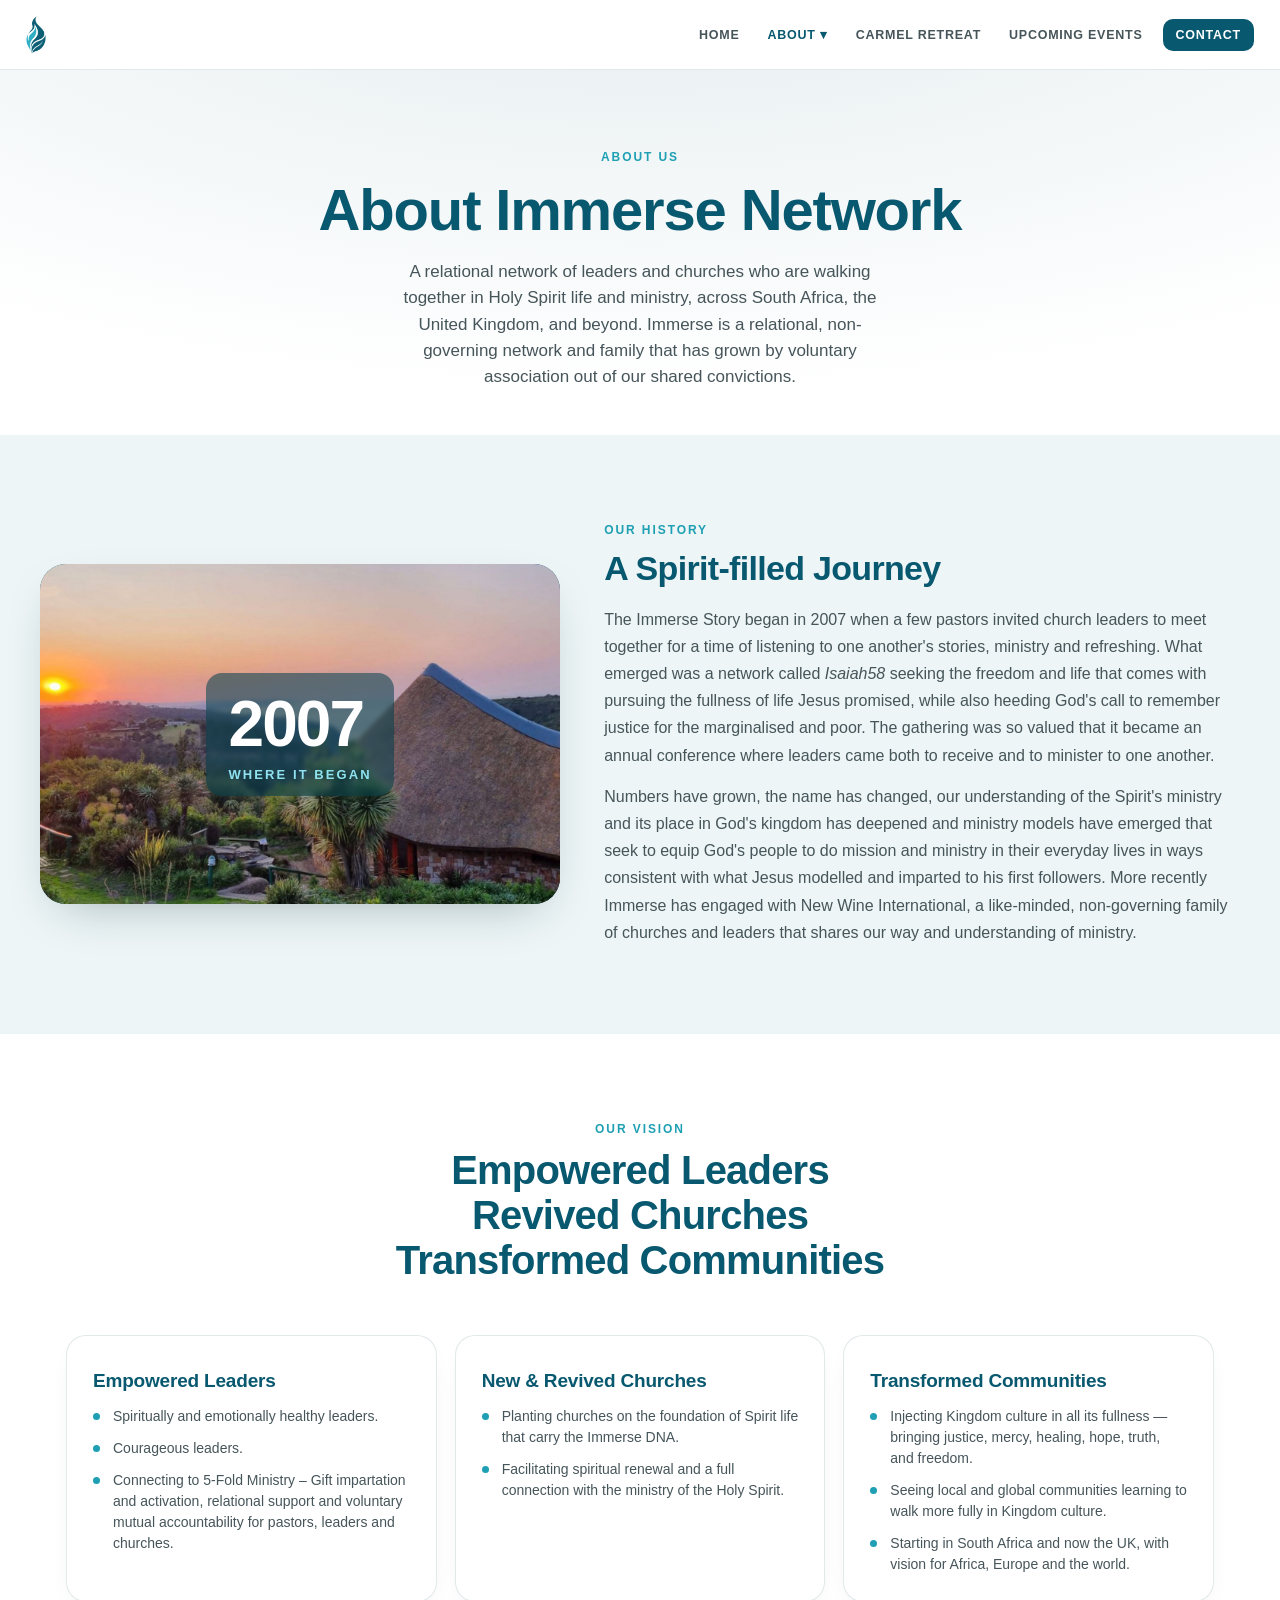
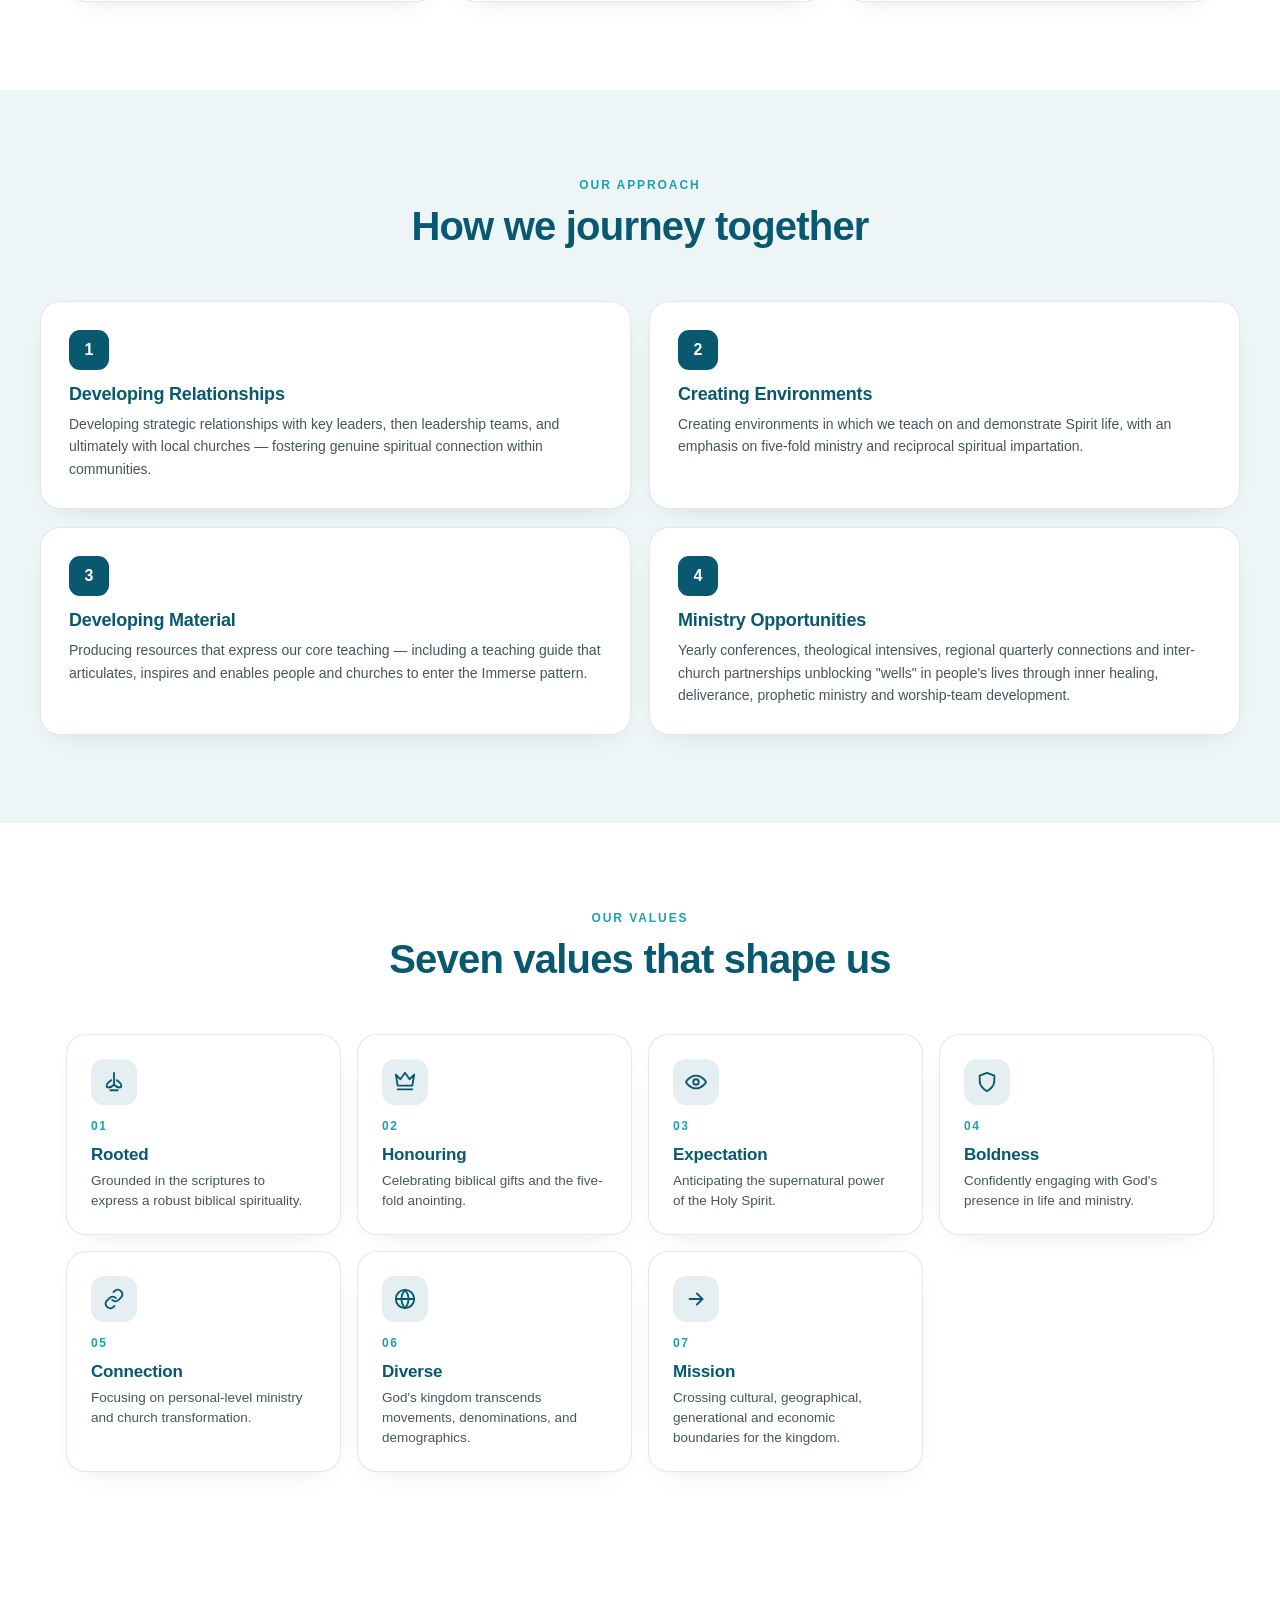
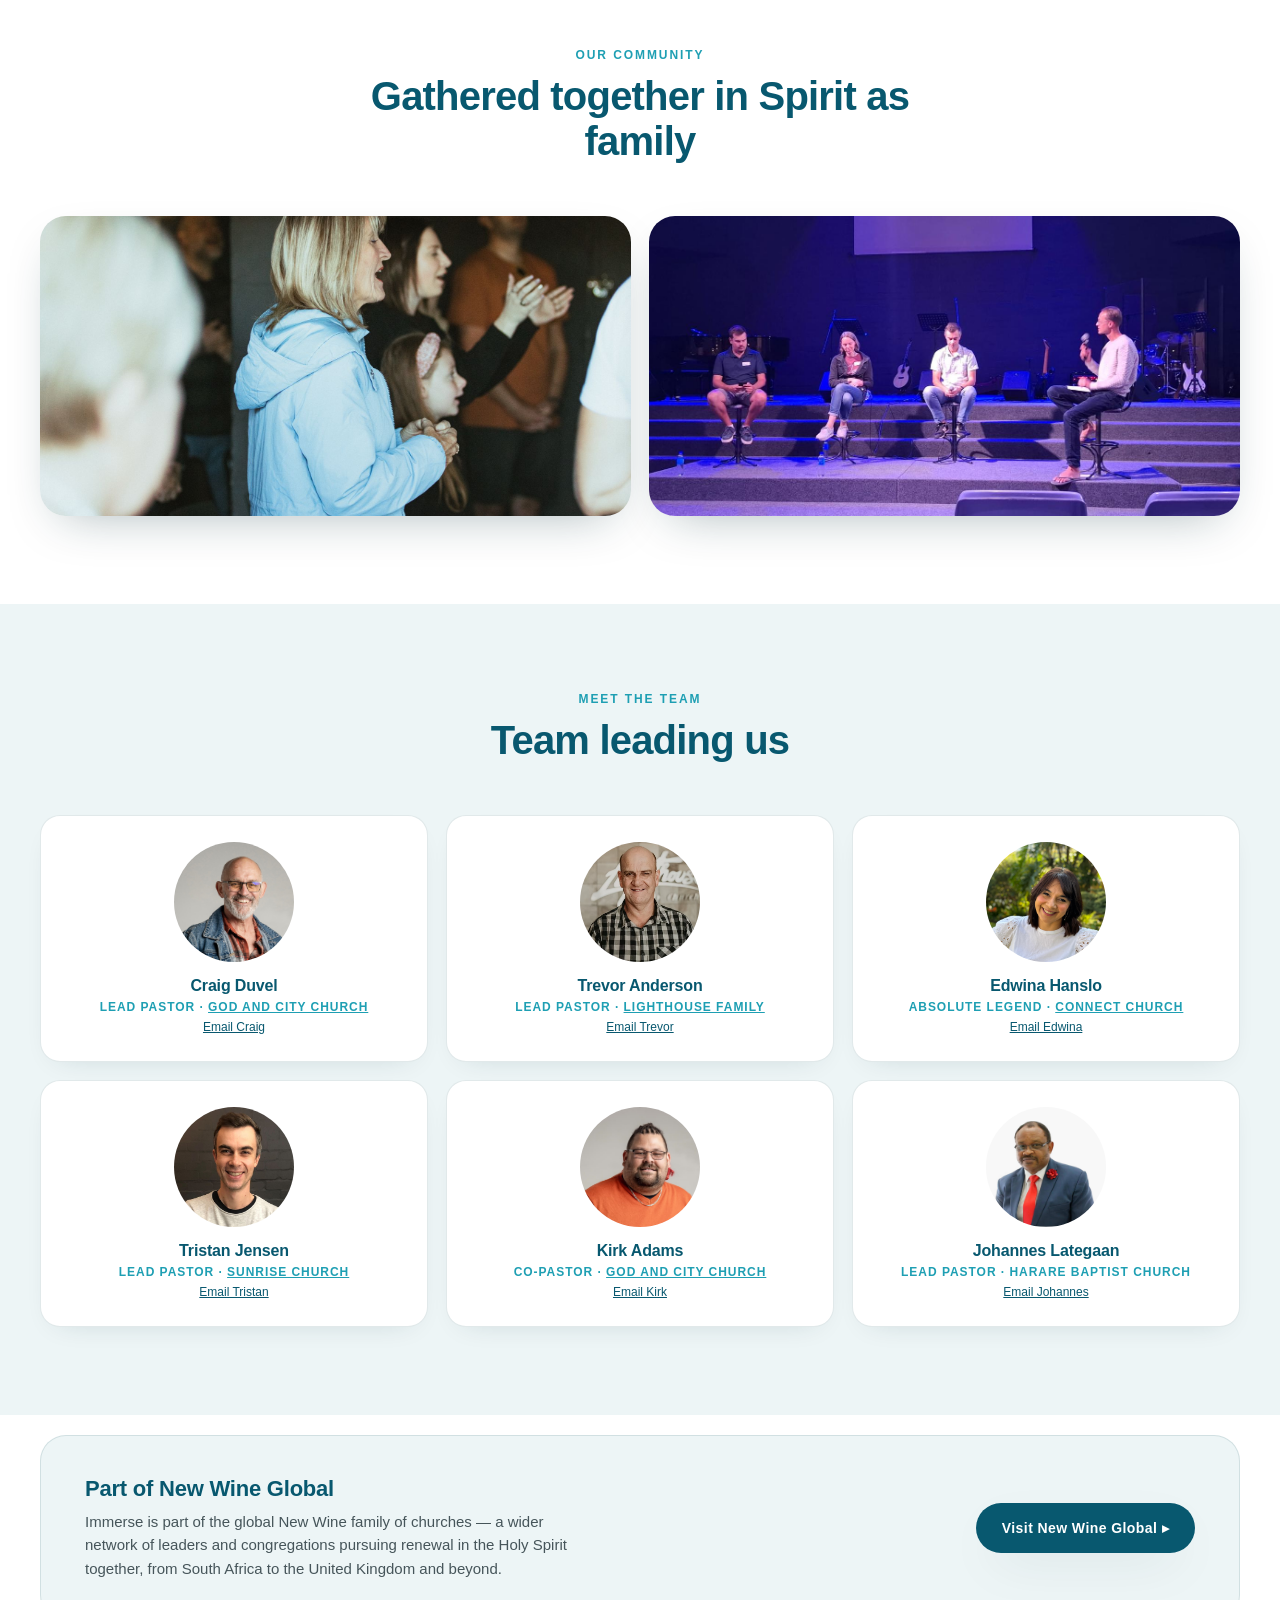
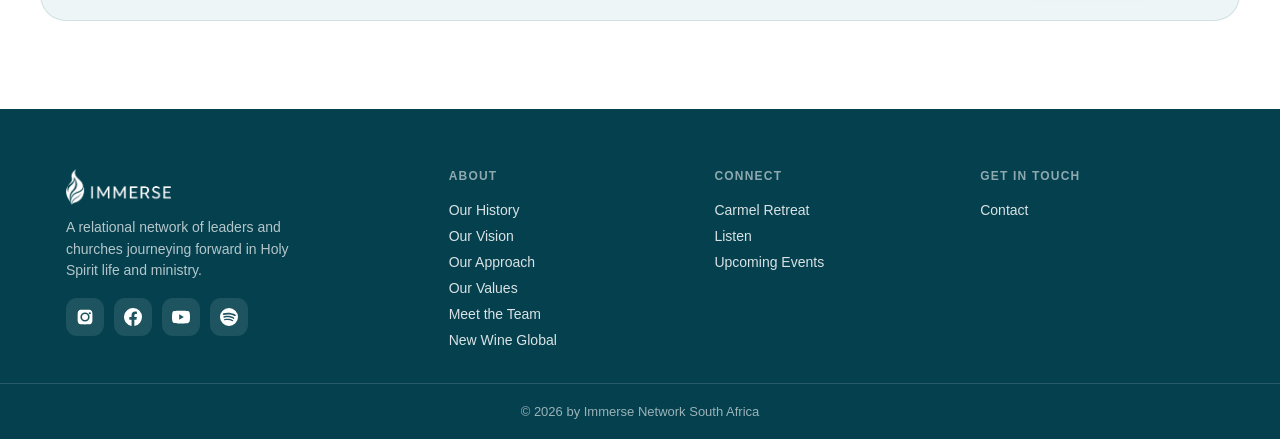
<file: about.html>
<!doctype html>
<html lang="en">
  <head>
    <meta charset="UTF-8" />
    <meta name="viewport" content="width=device-width, initial-scale=1.0" />
    <title>About — Immerse Network South Africa</title>
    <link rel="stylesheet" href="assets/tokens.css" />
    <link rel="stylesheet" href="assets/site.css" />
  </head>
  <body data-page="about">
    <!-- NAV — byte-identical on every page. The active link is styled
         from <body data-page="..."> in assets/site.css, so nothing in
         here changes between pages: edit once, paste into all four. -->
    <nav>
      <a class="logo" href="index.html" style="text-decoration: none"
        ><img
          class="logo-img logo-icon"
          src="assets/immerse-icon.png"
          alt="Immerse"
      /></a>
      <div class="menu">
        <a href="index.html">HOME</a>
        <div class="has-drop">
          <a href="about.html">ABOUT ▾</a>
          <div class="drop">
            <a href="about.html#history">Our History</a>
            <a href="about.html#vision">Our Vision</a>
            <a href="about.html#approach">Our Approach</a>
            <a href="about.html#values">Our Values</a>
            <a href="about.html#team">Meet the Team</a>
            <a href="about.html#new-wine">New Wine Global</a>
          </div>
        </div>
        <a href="carmel-retreat.html">CARMEL RETREAT</a>
        <a href="events.html">UPCOMING EVENTS</a>
        <a href="index.html#contact" class="cta">CONTACT</a>
      </div>
      <button class="burger">☰</button>
    </nav>

    <header id="top" class="page-head">
      <div class="wrap">
        <div class="kicker">
          <span
            style="display: inline-flex; gap: 8px; align-items: center"
          ></span
          >About Us
        </div>
        <h1>About Immerse Network</h1>
        <p>
          A relational network of leaders and churches who are walking together
          in Holy Spirit life and ministry, across South Africa, the United
          Kingdom, and beyond. Immerse is a relational, non-governing network
          and family that has grown by voluntary association out of our shared
          convictions.
        </p>
      </div>
    </header>

    <section id="history" class="wrap band-panel">
      <div class="story-inner">
        <div class="story-art">
          <img
            src="assets/carmel-retreat-scenic.jpeg"
            alt="Immerse Network worship gathering"
            style="
              width: 100%;
              height: 100%;
              object-fit: cover;
              position: absolute;
              inset: 0;
            "
          />
          <div
            class="yr"
            style="
              position: relative;
              z-index: 1;
              background: rgba(5, 64, 78, 0.55);
              padding: 14px 22px;
              border-radius: 16px;
              backdrop-filter: blur(2px);
            "
          >
            2007<small>Where it began</small>
          </div>
        </div>
        <div class="story-copy">
          <div class="kicker">Our History</div>
          <h2
            style="
              font-size: clamp(24px, 3.4vw, 34px);
              color: var(--brand);
              letter-spacing: -0.02em;
              font-weight: 800;
              margin-top: 12px;
            "
          >
            A Spirit-filled Journey
          </h2>
          <p>
            The Immerse Story began in 2007 when a few pastors invited church
            leaders to meet together for a time of listening to one another's
            stories, ministry and refreshing. What emerged was a network called
            <em>Isaiah58</em> seeking the freedom and life that comes with
            pursuing the fullness of life Jesus promised, while also heeding
            God's call to remember justice for the marginalised and poor. The
            gathering was so valued that it became an annual conference where
            leaders came both to receive and to minister to one another.
          </p>
          <p>
            Numbers have grown, the name has changed, our understanding of the
            Spirit's ministry and its place in God's kingdom has deepened and
            ministry models have emerged that seek to equip God's people to do
            mission and ministry in their everyday lives in ways consistent with
            what Jesus modelled and imparted to his first followers. More
            recently Immerse has engaged with New Wine International, a
            like-minded, non-governing family of churches and leaders that
            shares our way and understanding of ministry.
          </p>
        </div>
      </div>
    </section>

    <section id="vision">
      <div class="wrap">
        <div class="sec-head">
          <div class="kicker">Our Vision</div>
          <h2>
            Empowered Leaders<br />Revived Churches<br />Transformed Communities
          </h2>
        </div>
        <div class="pillars">
          <div class="pillar">
            <h3>Empowered Leaders</h3>
            <ul>
              <li>Spiritually and emotionally healthy leaders.</li>
              <li>Courageous leaders.</li>
              <li>
                Connecting to 5-Fold Ministry – Gift impartation and activation,
                relational support and voluntary mutual accountability for
                pastors, leaders and churches.
              </li>
            </ul>
          </div>
          <div class="pillar">
            <h3>New &amp; Revived Churches</h3>
            <ul>
              <li>
                Planting churches on the foundation of Spirit life that carry
                the Immerse DNA.
              </li>
              <li>
                Facilitating spiritual renewal and a full connection with the
                ministry of the Holy Spirit.
              </li>
            </ul>
          </div>
          <div class="pillar">
            <h3>Transformed Communities</h3>
            <ul>
              <li>
                Injecting Kingdom culture in all its fullness — bringing
                justice, mercy, healing, hope, truth, and freedom.
              </li>
              <li>
                Seeing local and global communities learning to walk more fully
                in Kingdom culture.
              </li>
              <li>
                Starting in South Africa and now the UK, with vision for Africa,
                Europe and the world.
              </li>
            </ul>
          </div>
        </div>
      </div>
    </section>

    <section id="approach" class="wrap band-panel">
      <div class="sec-head">
        <div class="kicker">Our Approach</div>
        <h2>How we journey together</h2>
      </div>
      <div class="approach-grid">
        <div class="appr">
          <div class="n">1</div>
          <h3>Developing Relationships</h3>
          <p>
            Developing strategic relationships with key leaders, then leadership
            teams, and ultimately with local churches — fostering genuine
            spiritual connection within communities.
          </p>
        </div>
        <div class="appr">
          <div class="n">2</div>
          <h3>Creating Environments</h3>
          <p>
            Creating environments in which we teach on and demonstrate Spirit
            life, with an emphasis on five-fold ministry and reciprocal
            spiritual impartation.
          </p>
        </div>
        <div class="appr">
          <div class="n">3</div>
          <h3>Developing Material</h3>
          <p>
            Producing resources that express our core teaching — including a
            teaching guide that articulates, inspires and enables people and
            churches to enter the Immerse pattern.
          </p>
        </div>
        <div class="appr">
          <div class="n">4</div>
          <h3>Ministry Opportunities</h3>
          <p>
            Yearly conferences, theological intensives, regional quarterly
            connections and inter-church partnerships unblocking "wells" in
            people's lives through inner healing, deliverance, prophetic
            ministry and worship-team development.
          </p>
        </div>
      </div>
    </section>

    <section id="values">
      <div class="wrap">
        <div class="sec-head">
          <div class="kicker">Our Values</div>
          <h2>Seven values that shape us</h2>
        </div>
        <div class="values">
          <div class="val">
            <div class="ico">
              <svg
                width="22"
                height="22"
                viewBox="0 0 24 24"
                fill="none"
                stroke="currentColor"
                stroke-width="2"
                stroke-linecap="round"
                stroke-linejoin="round"
              >
                <path d="M12 2v13" />
                <path d="M12 15c-2 2-3 3-6 3-1.5 0-2-1-2-2 0-3 3-4 5-6" />
                <path d="M12 15c2 2 3 3 6 3 1.5 0 2-1 2-2 0-3-3-4-5-6" />
                <path d="M8 21h8" />
              </svg>
            </div>
            <div class="vnum">01</div>
            <h3>Rooted</h3>
            <p>
              Grounded in the scriptures to express a robust biblical
              spirituality.
            </p>
          </div>
          <div class="val">
            <div class="ico">
              <svg
                width="22"
                height="22"
                viewBox="0 0 24 24"
                fill="none"
                stroke="currentColor"
                stroke-width="2"
                stroke-linecap="round"
                stroke-linejoin="round"
              >
                <path d="M2 4l5 5 5-7 5 7 5-5-2 12H4L2 4z" />
                <path d="M4 20h16" />
              </svg>
            </div>
            <div class="vnum">02</div>
            <h3>Honouring</h3>
            <p>Celebrating biblical gifts and the five-fold anointing.</p>
          </div>
          <div class="val">
            <div class="ico">
              <svg
                width="22"
                height="22"
                viewBox="0 0 24 24"
                fill="none"
                stroke="currentColor"
                stroke-width="2"
                stroke-linecap="round"
                stroke-linejoin="round"
              >
                <path d="M1 12s4-7 11-7 11 7 11 7-4 7-11 7-11-7-11-7z" />
                <circle cx="12" cy="12" r="3" />
              </svg>
            </div>
            <div class="vnum">03</div>
            <h3>Expectation</h3>
            <p>Anticipating the supernatural power of the Holy Spirit.</p>
          </div>
          <div class="val">
            <div class="ico">
              <svg
                width="22"
                height="22"
                viewBox="0 0 24 24"
                fill="none"
                stroke="currentColor"
                stroke-width="2"
                stroke-linecap="round"
                stroke-linejoin="round"
              >
                <path d="M12 22s8-4 8-11V5l-8-3-8 3v6c0 7 8 11 8 11z" />
              </svg>
            </div>
            <div class="vnum">04</div>
            <h3>Boldness</h3>
            <p>
              Confidently engaging with God's presence in life and ministry.
            </p>
          </div>
          <div class="val">
            <div class="ico">
              <svg
                width="22"
                height="22"
                viewBox="0 0 24 24"
                fill="none"
                stroke="currentColor"
                stroke-width="2"
                stroke-linecap="round"
                stroke-linejoin="round"
              >
                <path d="M10 13a5 5 0 0 0 7 0l3-3a5 5 0 0 0-7-7l-1.5 1.5" />
                <path d="M14 11a5 5 0 0 0-7 0l-3 3a5 5 0 0 0 7 7l1.5-1.5" />
              </svg>
            </div>
            <div class="vnum">05</div>
            <h3>Connection</h3>
            <p>
              Focusing on personal-level ministry and church transformation.
            </p>
          </div>
          <div class="val">
            <div class="ico">
              <svg
                width="22"
                height="22"
                viewBox="0 0 24 24"
                fill="none"
                stroke="currentColor"
                stroke-width="2"
                stroke-linecap="round"
                stroke-linejoin="round"
              >
                <circle cx="12" cy="12" r="10" />
                <path d="M2 12h20" />
                <path d="M12 2a15 15 0 0 1 0 20 15 15 0 0 1 0-20z" />
              </svg>
            </div>
            <div class="vnum">06</div>
            <h3>Diverse</h3>
            <p>
              God's kingdom transcends movements, denominations, and
              demographics.
            </p>
          </div>
          <div class="val">
            <div class="ico">
              <svg
                width="22"
                height="22"
                viewBox="0 0 24 24"
                fill="none"
                stroke="currentColor"
                stroke-width="2"
                stroke-linecap="round"
                stroke-linejoin="round"
              >
                <path d="M5 12h14" />
                <path d="M13 6l6 6-6 6" />
              </svg>
            </div>
            <div class="vnum">07</div>
            <h3>Mission</h3>
            <p>
              Crossing cultural, geographical, generational and economic
              boundaries for the kingdom.
            </p>
          </div>
        </div>
      </div>
    </section>

    <section class="wrap">
      <div class="sec-head">
        <div class="kicker">Our Community</div>
        <h2>Gathered together in Spirit as family</h2>
      </div>
      <div class="gallery-grid cols-2">
        <img
          src="assets/gallery-worship-family.jpg"
          alt="Worship gathering across generations"
          loading="lazy"
        />
        <img
          src="assets/gallery-prayer-together.jpg"
          alt="Two women praying together"
          loading="lazy"
        />
      </div>
    </section>

    <section id="team" class="wrap band-panel">
      <div class="sec-head">
        <div class="kicker">Meet the Team</div>
        <h2>Team leading us</h2>
      </div>
      <div class="team-grid">
        <div class="member">
          <div class="ph">
            <img
              src="assets/team-craig-duvel.jpg"
              alt="Craig Duvel"
              style="
                width: 100%;
                height: 100%;
                object-fit: cover;
                position: absolute;
                inset: 0;
              "
            />
          </div>
          <h3>Craig Duvel</h3>
          <div class="role">
            Lead Pastor ·
            <a
              href="https://godandcity.co.za"
              target="_blank"
              rel="noopener"
              style="color: inherit; text-decoration: underline"
              >God and City Church</a
            >
          </div>
          <a class="member-email" href="mailto:craig@godandcity.co.za"
            >Email Craig</a
          >
        </div>
        <div class="member">
          <div class="ph">
            <img
              src="assets/team-trevor-anderson.jpg"
              alt="Trevor Anderson"
              style="
                width: 100%;
                height: 100%;
                object-fit: cover;
                position: absolute;
                inset: 0;
              "
            />
          </div>
          <h3>Trevor Anderson</h3>
          <div class="role">
            Lead Pastor ·
            <a
              href="https://www.lhfc.co.za"
              target="_blank"
              rel="noopener"
              style="color: inherit; text-decoration: underline"
              >Lighthouse Family</a
            >
          </div>
          <a class="member-email" href="mailto:">Email Trevor</a>
        </div>
        <div class="member">
          <div class="ph">
            <img
              src="assets/team-edwina-hanslo.jpeg"
              alt="Edwina Hanslo"
              style="
                width: 100%;
                height: 100%;
                object-fit: cover;
                position: absolute;
                inset: 0;
              "
            />
          </div>
          <h3>Edwina Hanslo</h3>
          <div class="role">
            Absolute Legend ·
            <a
              href="https://www.connectchurch.org.za"
              target="_blank"
              rel="noopener"
              style="color: inherit; text-decoration: underline"
              >Connect Church</a
            >
          </div>
          <a
            class="member-email"
            href="mailto:Edwina@parakaleocounselling.co.za"
            >Email Edwina</a
          >
        </div>
        <div class="member">
          <div class="ph">
            <img
              src="assets/team-tristan-jensen.jpg"
              alt="Tristan Jensen"
              style="
                width: 100%;
                height: 100%;
                object-fit: cover;
                object-position: 50% 15%;
                position: absolute;
                inset: 0;
              "
            />
          </div>
          <h3>Tristan Jensen</h3>
          <div class="role">
            Lead Pastor ·
            <a
              href="https://sunrisechurch.co.za"
              target="_blank"
              rel="noopener"
              style="color: inherit; text-decoration: underline"
              >Sunrise Church</a
            >
          </div>
          <a class="member-email" href="mailto:Tristan@sunrisechurch.co.za"
            >Email Tristan</a
          >
        </div>
        <div class="member">
          <div class="ph">
            <img
              src="assets/team-kirk-adams.jpeg"
              alt="Kirk Adams"
              style="
                width: 100%;
                height: 100%;
                object-fit: cover;
                object-position: 50% 0%;
                transform: scale(2);
                transform-origin: 50% 0%;
                position: absolute;
                inset: 0;
              "
            />
          </div>
          <h3>Kirk Adams</h3>
          <div class="role">
            Co-Pastor ·
            <a
              href="https://godandcity.co.za"
              target="_blank"
              rel="noopener"
              style="color: inherit; text-decoration: underline"
              >God and City Church</a
            >
          </div>
          <a class="member-email" href="mailto:">Email Kirk</a>
        </div>
        <div class="member">
          <div class="ph">
            <img
              src="assets/team-johannes-lategaan.jpeg"
              alt="Edwina Hanslo"
              style="
                width: 100%;
                height: 100%;
                object-fit: cover;
                position: absolute;
                inset: 0;
              "
            />
          </div>
          <h3>Johannes Lategaan</h3>
          <div class="role">Lead Pastor · Harare Baptist Church</div>
          <a class="member-email" href="mailto:">Email Johannes</a>
        </div>
      </div>
    </section>

    <section id="new-wine" class="wrap" style="padding-top: 20px">
      <div class="newwine">
        <div>
          <h3>Part of New Wine Global</h3>
          <p>
            Immerse is part of the global New Wine family of churches — a wider
            network of leaders and congregations pursuing renewal in the Holy
            Spirit together, from South Africa to the United Kingdom and beyond.
          </p>
        </div>
        <a
          href="https://new-wine.org"
          target="_blank"
          rel="noopener"
          class="btn btn-primary"
          >Visit New Wine Global ▸</a
        >
      </div>
    </section>

    <!-- FOOTER — byte-identical on every page: edit once, paste into
         all four. Links are page-qualified so the same markup works
         from anywhere in the site. -->
    <footer>
      <div class="wrap foot-grid">
        <div>
          <div class="logo" style="color: #fff; margin-bottom: 12px">
            <img
              class="logo-img"
              src="assets/immerse-logo-white.png"
              alt="Immerse Network"
            />
          </div>
          <p>
            A relational network of leaders and churches journeying forward in
            Holy Spirit life and ministry.
          </p>
          <div class="foot-social">
            <a
              href="https://www.instagram.com/immerse_network/"
              target="_blank"
              rel="noopener"
              aria-label="Instagram"
              ><svg viewBox="0 0 24 24">
                <path
                  d="M12 2.2c3.2 0 3.6 0 4.9.07 1.17.05 1.8.25 2.23.41.56.22.96.48 1.38.9.42.42.68.82.9 1.38.16.42.36 1.06.41 2.23.06 1.27.07 1.65.07 4.86s0 3.6-.07 4.86c-.05 1.17-.25 1.8-.41 2.23a3.7 3.7 0 0 1-.9 1.38 3.7 3.7 0 0 1-1.38.9c-.42.16-1.06.36-2.23.41-1.27.06-1.65.07-4.86.07s-3.6 0-4.86-.07c-1.17-.05-1.8-.25-2.23-.41a3.7 3.7 0 0 1-1.38-.9 3.7 3.7 0 0 1-.9-1.38c-.16-.42-.36-1.06-.41-2.23C2.21 15.6 2.2 15.2 2.2 12s0-3.6.07-4.86c.05-1.17.25-1.8.41-2.23.22-.56.48-.96.9-1.38.42-.42.82-.68 1.38-.9.42-.16 1.06-.36 2.23-.41C8.4 2.21 8.8 2.2 12 2.2zm0 3.65A6.15 6.15 0 1 0 18.15 12 6.15 6.15 0 0 0 12 5.85zm0 10.15A4 4 0 1 1 16 12a4 4 0 0 1-4 4zm6.4-10.4a1.44 1.44 0 1 0 1.44 1.44 1.44 1.44 0 0 0-1.44-1.44z"
                /></svg
            ></a>
            <a
              href="https://www.facebook.com/immersenetwork.org.za"
              target="_blank"
              rel="noopener"
              aria-label="Facebook"
              ><svg viewBox="0 0 24 24">
                <path
                  d="M24 12a12 12 0 1 0-13.9 11.9v-8.4H7.1V12h3V9.4c0-3 1.8-4.6 4.5-4.6 1.3 0 2.6.23 2.6.23v2.9h-1.5c-1.4 0-1.9.9-1.9 1.8V12h3.3l-.5 3.5h-2.8v8.4A12 12 0 0 0 24 12z"
                /></svg
            ></a>
            <a
              href="https://www.youtube.com/@immersenetwork6306"
              target="_blank"
              rel="noopener"
              aria-label="YouTube"
              ><svg viewBox="0 0 24 24">
                <path
                  d="M23.5 6.2a3 3 0 0 0-2.1-2.1C19.5 3.5 12 3.5 12 3.5s-7.5 0-9.4.6A3 3 0 0 0 .5 6.2 31 31 0 0 0 0 12a31 31 0 0 0 .5 5.8 3 3 0 0 0 2.1 2.1c1.9.6 9.4.6 9.4.6s7.5 0 9.4-.6a3 3 0 0 0 2.1-2.1A31 31 0 0 0 24 12a31 31 0 0 0-.5-5.8zM9.6 15.6V8.4l6.2 3.6z"
                /></svg
            ></a>
            <a
              href="https://open.spotify.com/show/1enVpgWJpcU2Jsn00YFRwv"
              target="_blank"
              rel="noopener"
              aria-label="Spotify"
              ><svg viewBox="0 0 24 24">
                <path
                  d="M12 0a12 12 0 1 0 0 24 12 12 0 0 0 0-24zm5.5 17.3a.75.75 0 0 1-1 .25c-2.8-1.7-6.3-2.1-10.4-1.15a.75.75 0 1 1-.33-1.46c4.5-1 8.4-.55 11.5 1.36.35.22.46.68.23 1zm1.47-3.27a.94.94 0 0 1-1.3.3c-3.2-2-8.1-2.55-11.9-1.4a.94.94 0 1 1-.54-1.8c4.35-1.3 9.75-.7 13.44 1.6.44.27.58.85.3 1.3zm.13-3.4C15.36 8.3 8.9 8.08 5.2 9.2a1.12 1.12 0 1 1-.65-2.15c4.25-1.3 11.38-1.05 15.86 1.6a1.12 1.12 0 1 1-1.18 1.9z"
                /></svg
            ></a>
          </div>
        </div>
        <div>
          <h4>About</h4>
          <a href="about.html#history">Our History</a
          ><a href="about.html#vision">Our Vision</a
          ><a href="about.html#approach">Our Approach</a
          ><a href="about.html#values">Our Values</a
          ><a href="about.html#team">Meet the Team</a
          ><a href="about.html#new-wine">New Wine Global</a>
        </div>
        <div>
          <h4>Connect</h4>
          <a href="carmel-retreat.html">Carmel Retreat</a
          ><a href="index.html#connect">Listen</a
          ><a href="events.html">Upcoming Events</a>
        </div>
        <div>
          <h4>Get in touch</h4>
          <a href="index.html#contact">Contact</a>
        </div>
      </div>
      <div class="foot-bottom">© 2026 by Immerse Network South Africa</div>
    </footer>
    <script src="assets/site.js" defer></script>
  </body>
</html>
</file>
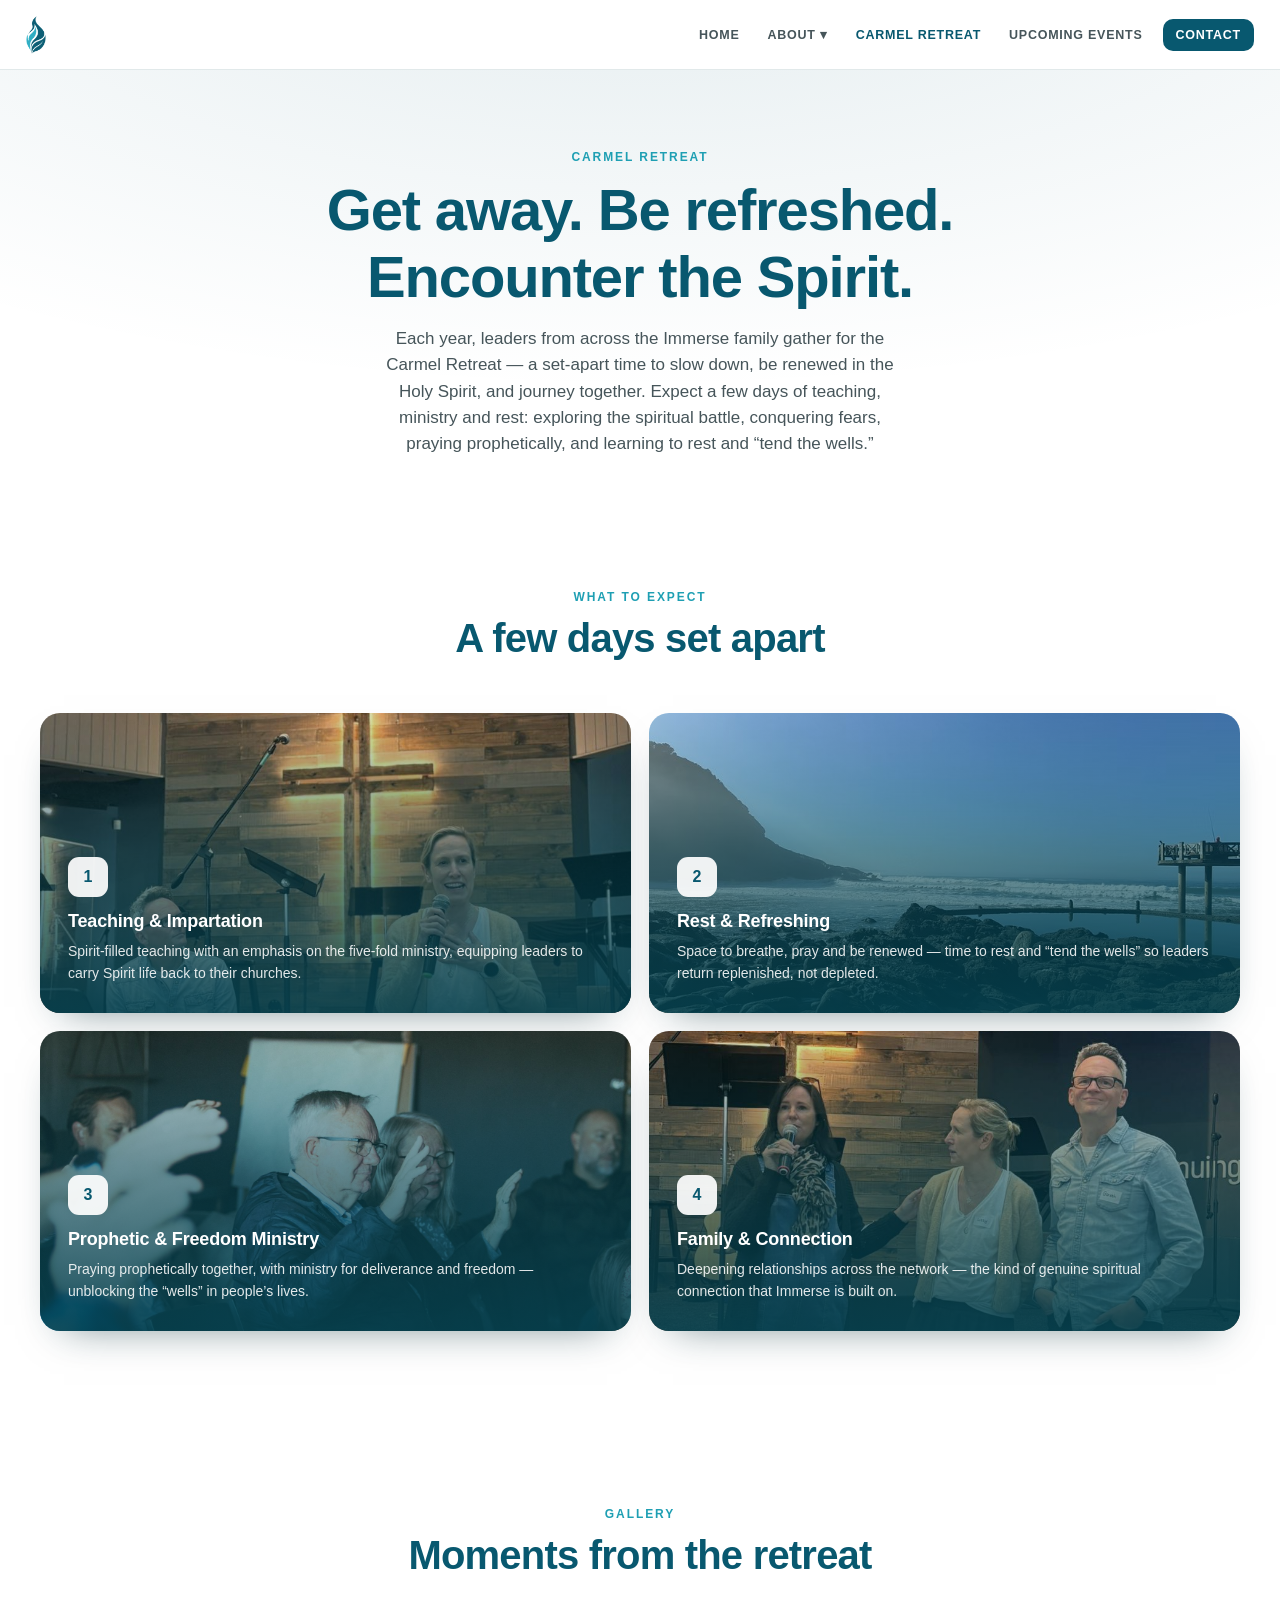
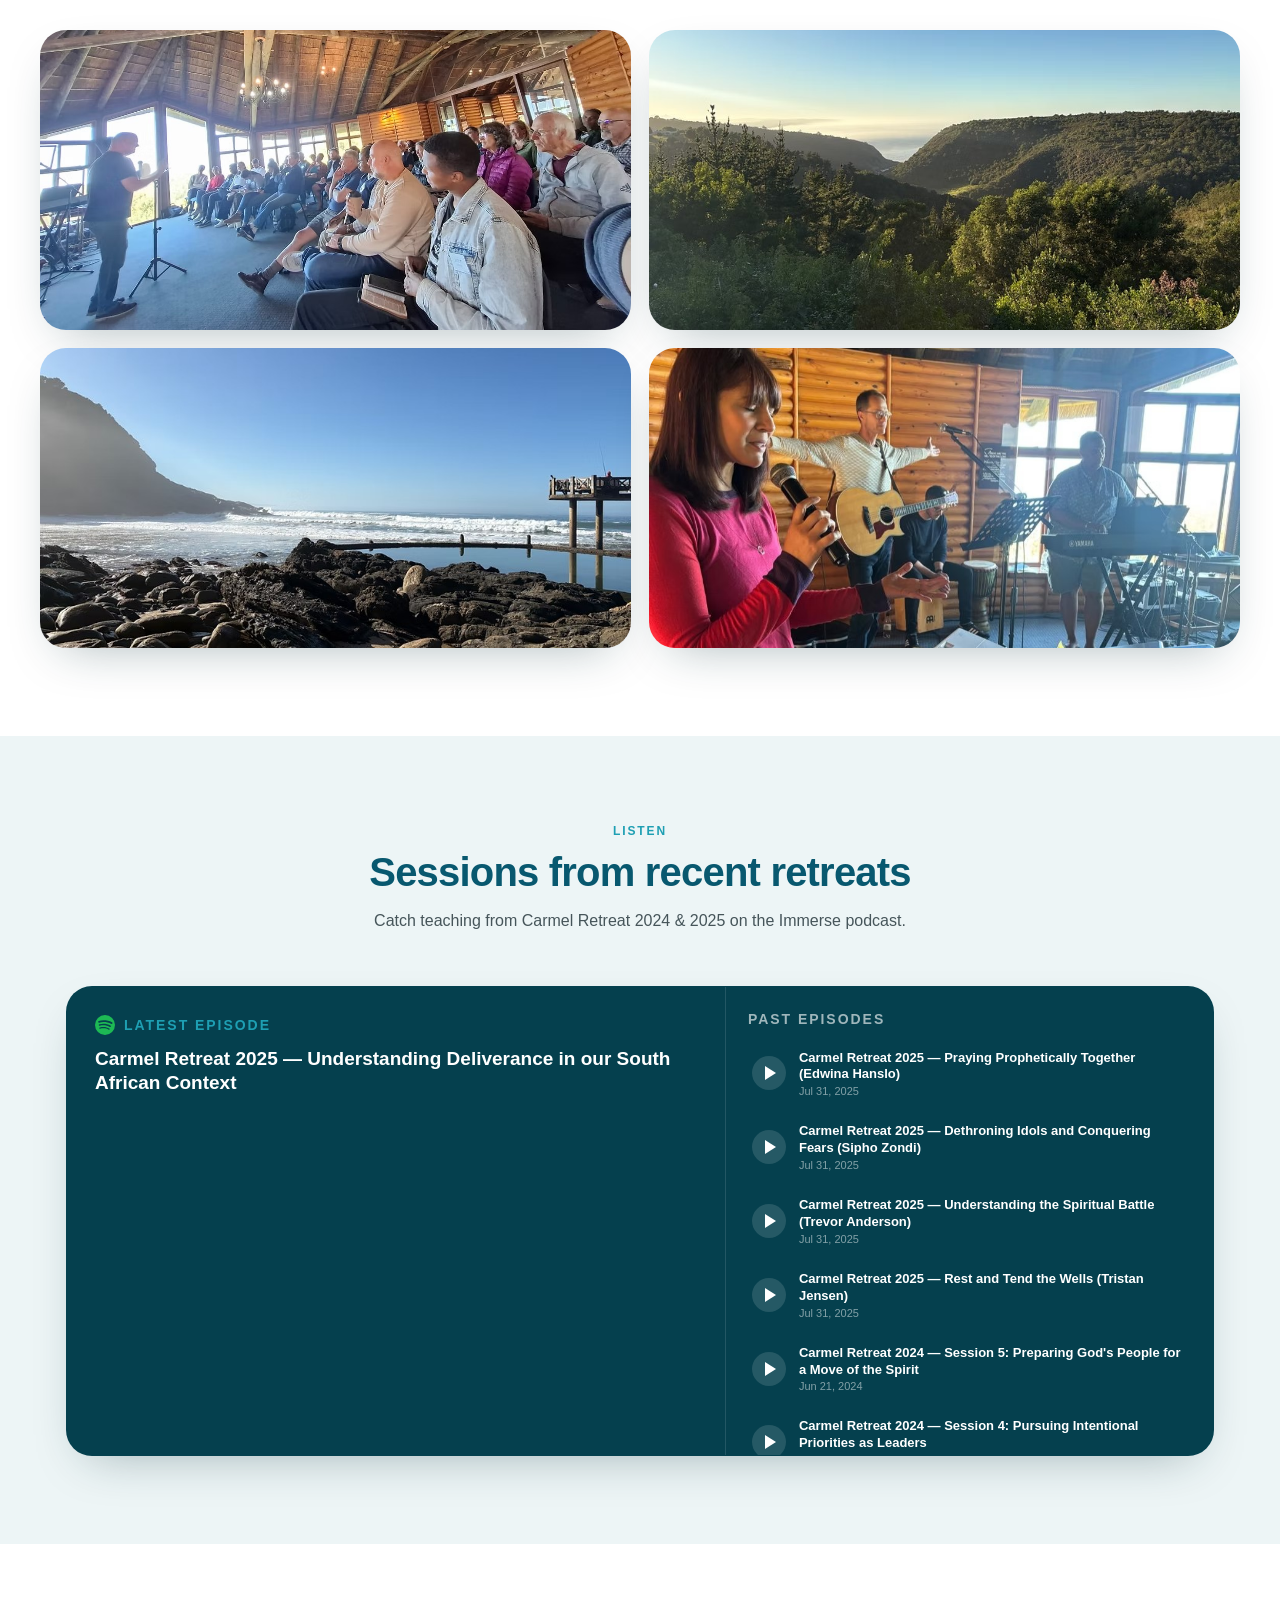
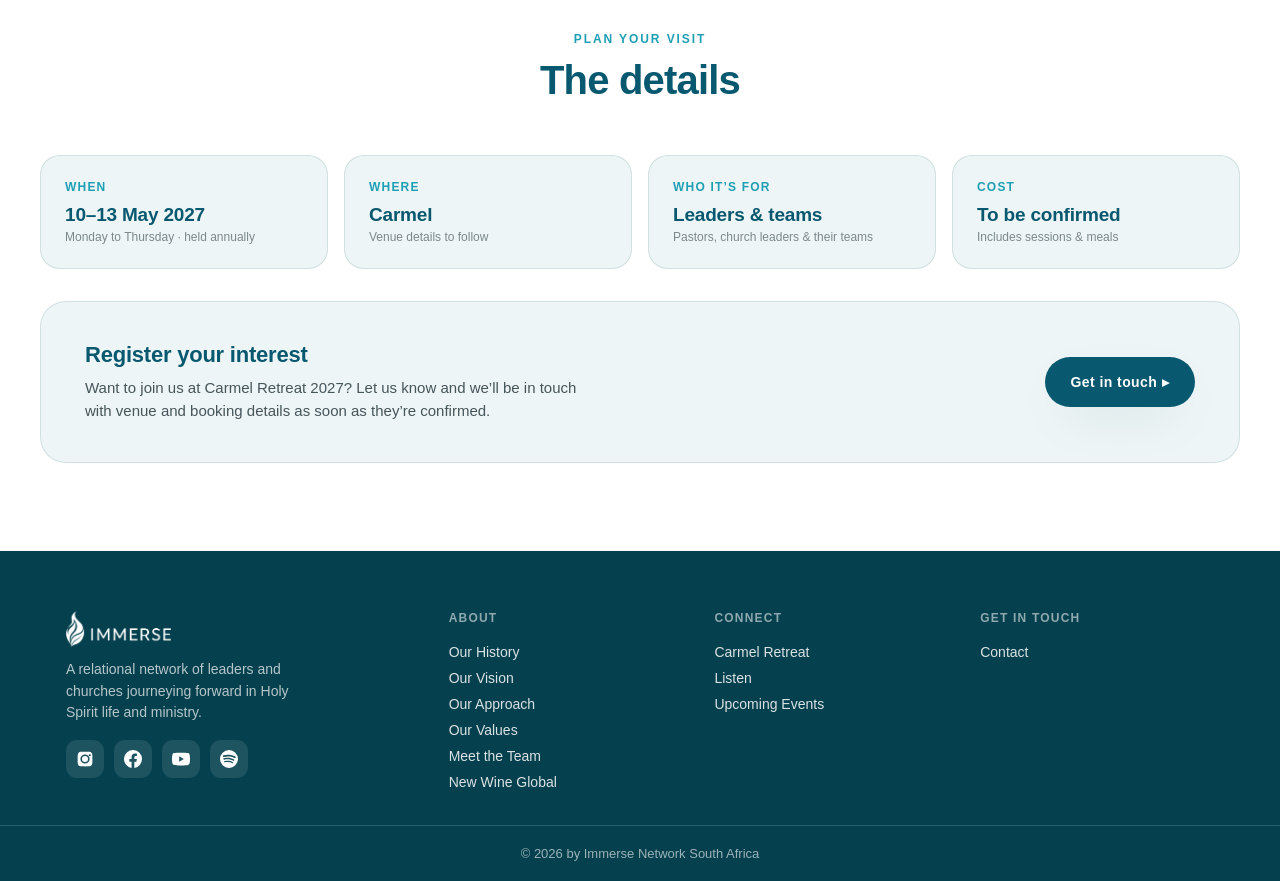
<file: carmel-retreat.html>
<!doctype html>
<html lang="en">
  <head>
    <meta charset="UTF-8" />
    <meta name="viewport" content="width=device-width, initial-scale=1.0" />
    <title>Carmel Retreat — Immerse Network South Africa</title>
    <link rel="stylesheet" href="assets/tokens.css" />
    <link rel="stylesheet" href="assets/site.css" />
  </head>
  <body data-page="carmel">
    <!-- NAV — byte-identical on every page. The active link is styled
         from <body data-page="..."> in assets/site.css, so nothing in
         here changes between pages: edit once, paste into all four. -->
    <nav>
      <a class="logo" href="index.html" style="text-decoration: none"
        ><img
          class="logo-img logo-icon"
          src="assets/immerse-icon.png"
          alt="Immerse"
      /></a>
      <div class="menu">
        <a href="index.html">HOME</a>
        <div class="has-drop">
          <a href="about.html">ABOUT ▾</a>
          <div class="drop">
            <a href="about.html#history">Our History</a>
            <a href="about.html#vision">Our Vision</a>
            <a href="about.html#approach">Our Approach</a>
            <a href="about.html#values">Our Values</a>
            <a href="about.html#team">Meet the Team</a>
            <a href="about.html#new-wine">New Wine Global</a>
          </div>
        </div>
        <a href="carmel-retreat.html">CARMEL RETREAT</a>
        <a href="events.html">UPCOMING EVENTS</a>
        <a href="index.html#contact" class="cta">CONTACT</a>
      </div>
      <button class="burger">☰</button>
    </nav>

    <header id="top" class="page-head">
      <div class="wrap">
        <div class="kicker">Carmel Retreat</div>
        <h1>Get away. Be refreshed.<br />Encounter the Spirit.</h1>
        <p>
          Each year, leaders from across the Immerse family gather for the
          Carmel Retreat — a set-apart time to slow down, be renewed in the Holy
          Spirit, and journey together. Expect a few days of teaching, ministry
          and rest: exploring the spiritual battle, conquering fears, praying
          prophetically, and learning to rest and “tend the wells.”
        </p>
      </div>
    </header>

    <section class="wrap">
      <div class="sec-head">
        <div class="kicker">What to expect</div>
        <h2>A few days set apart</h2>
      </div>
      <div class="approach-grid">
        <div class="appr--photo">
          <div class="n">1</div>
          <h3>Teaching &amp; Impartation</h3>
          <p>
            Spirit-filled teaching with an emphasis on the five-fold ministry,
            equipping leaders to carry Spirit life back to their churches.
          </p>
        </div>
        <div class="appr--photo">
          <div class="n">2</div>
          <h3>Rest &amp; Refreshing</h3>
          <p>
            Space to breathe, pray and be renewed — time to rest and “tend the
            wells” so leaders return replenished, not depleted.
          </p>
        </div>
        <div class="appr--photo">
          <div class="n">3</div>
          <h3>Prophetic &amp; Freedom Ministry</h3>
          <p>
            Praying prophetically together, with ministry for deliverance and
            freedom — unblocking the “wells” in people’s lives.
          </p>
        </div>
        <div class="appr--photo">
          <div class="n">4</div>
          <h3>Family &amp; Connection</h3>
          <p>
            Deepening relationships across the network — the kind of genuine
            spiritual connection that Immerse is built on.
          </p>
        </div>
      </div>
    </section>

    <section class="wrap">
      <div class="sec-head">
        <div class="kicker">Gallery</div>
        <h2>Moments from the retreat</h2>
      </div>
      <div class="gallery-grid cols-2">
        <img
          src="assets/carmel-retreat-1.jpg"
          alt="Teaching session at Carmel Retreat"
          loading="lazy"
        />
        <img
          src="assets/carmel-retreat-2.jpg"
          alt="Carmel Retreat gathering"
          loading="lazy"
        />
        <img
          src="assets/carmel-retreat-3.jpg"
          alt="Carmel Retreat gathering"
          loading="lazy"
        />
        <img
          src="assets/carmel-retreat-4.jpg"
          alt="Carmel Retreat gathering"
          loading="lazy"
        />
      </div>
    </section>

    <section class="about">
      <div class="wrap">
        <div class="sec-head">
          <div class="kicker">Listen</div>
          <h2>Sessions from recent retreats</h2>
          <p>
            Catch teaching from Carmel Retreat 2024 &amp; 2025 on the Immerse
            podcast.
          </p>
        </div>
        <div class="podcast">
          <div class="pf-left">
            <div class="pf-lab">
              <svg viewBox="0 0 24 24">
                <path
                  d="M12 0a12 12 0 1 0 0 24 12 12 0 0 0 0-24zm5.5 17.3a.75.75 0 0 1-1 .25c-2.8-1.7-6.3-2.1-10.4-1.15a.75.75 0 1 1-.33-1.46c4.5-1 8.4-.55 11.5 1.36.35.22.46.68.23 1zm1.47-3.27a.94.94 0 0 1-1.3.3c-3.2-2-8.1-2.55-11.9-1.4a.94.94 0 1 1-.54-1.8c4.35-1.3 9.75-.7 13.44 1.6.44.27.58.85.3 1.3zm.13-3.4C15.36 8.3 8.9 8.08 5.2 9.2a1.12 1.12 0 1 1-.65-2.15c4.25-1.3 11.38-1.05 15.86 1.6a1.12 1.12 0 1 1-1.18 1.9z"
                /></svg
              ><span id="pfLab">Latest episode</span>
            </div>
            <h3 id="pfTitle">
              Carmel Retreat 2025 — Understanding Deliverance in our South
              African Context
            </h3>
            <div class="pf-embed">
              <iframe
                id="pfPlayer"
                title="Immerse podcast on Spotify"
                src="https://open.spotify.com/embed/episode/2O42xHLFLOIsWLt6VkXQGi?utm_source=generator&theme=0"
                loading="lazy"
                allow="
                  autoplay;
                  clipboard-write;
                  encrypted-media;
                  fullscreen;
                  picture-in-picture;
                "
              ></iframe>
            </div>
          </div>
          <div class="pf-right">
            <div class="pf-rhead">Past episodes</div>
            <div class="pf-list">
              <div
                class="ep"
                data-ep="42xM65v9oMoCh1bP7H6yJn"
                data-title="Carmel Retreat 2025 — Praying Prophetically Together (Edwina Hanslo)"
              >
                <div class="pbtn"></div>
                <div class="meta">
                  <b
                    >Carmel Retreat 2025 — Praying Prophetically Together
                    (Edwina Hanslo)</b
                  ><small>Jul 31, 2025</small>
                </div>
              </div>
              <div
                class="ep"
                data-ep="44kiMhyXGuAQZHifMAqeBD"
                data-title="Carmel Retreat 2025 — Dethroning Idols and Conquering Fears (Sipho Zondi)"
              >
                <div class="pbtn"></div>
                <div class="meta">
                  <b
                    >Carmel Retreat 2025 — Dethroning Idols and Conquering Fears
                    (Sipho Zondi)</b
                  ><small>Jul 31, 2025</small>
                </div>
              </div>
              <div
                class="ep"
                data-ep="4EIW76mGEcuiGdqHg6JDu8"
                data-title="Carmel Retreat 2025 — Understanding the Spiritual Battle (Trevor Anderson)"
              >
                <div class="pbtn"></div>
                <div class="meta">
                  <b
                    >Carmel Retreat 2025 — Understanding the Spiritual Battle
                    (Trevor Anderson)</b
                  ><small>Jul 31, 2025</small>
                </div>
              </div>
              <div
                class="ep"
                data-ep="1QnCd8MNrcEHBI3NxJW18Z"
                data-title="Carmel Retreat 2025 — Rest and Tend the Wells (Tristan Jensen)"
              >
                <div class="pbtn"></div>
                <div class="meta">
                  <b
                    >Carmel Retreat 2025 — Rest and Tend the Wells (Tristan
                    Jensen)</b
                  ><small>Jul 31, 2025</small>
                </div>
              </div>
              <div
                class="ep"
                data-ep="2NZDZicTASBv2OfDKLzxof"
                data-title="Carmel Retreat 2024 — Session 5: Preparing God's People for a Move of the Spirit"
              >
                <div class="pbtn"></div>
                <div class="meta">
                  <b
                    >Carmel Retreat 2024 — Session 5: Preparing God's People for
                    a Move of the Spirit</b
                  ><small>Jun 21, 2024</small>
                </div>
              </div>
              <div
                class="ep"
                data-ep="5j3qrkhdZ9LPeFWbGDAZyt"
                data-title="Carmel Retreat 2024 — Session 4: Pursuing Intentional Priorities as Leaders"
              >
                <div class="pbtn"></div>
                <div class="meta">
                  <b
                    >Carmel Retreat 2024 — Session 4: Pursuing Intentional
                    Priorities as Leaders</b
                  ><small>Jun 18, 2024</small>
                </div>
              </div>
              <div
                class="ep"
                data-ep="1lssHFW4nMikoW8szEpcwM"
                data-title="Carmel Retreat 2024 — Session 3: Adopting Healthy Postures as Leaders"
              >
                <div class="pbtn"></div>
                <div class="meta">
                  <b
                    >Carmel Retreat 2024 — Session 3: Adopting Healthy Postures
                    as Leaders</b
                  ><small>Jun 14, 2024</small>
                </div>
              </div>
              <div
                class="ep"
                data-ep="1EYkQrqryJcILPf0MdAPs3"
                data-title="Carmel Retreat 2024 — Session 2: Possibilities in this Cultural Movement"
              >
                <div class="pbtn"></div>
                <div class="meta">
                  <b
                    >Carmel Retreat 2024 — Session 2: Possibilities in this
                    Cultural Movement</b
                  ><small>Jun 11, 2024</small>
                </div>
              </div>
              <div
                class="ep"
                data-ep="5Mqw36iGK06ViP96JWPn1w"
                data-title="Carmel Retreat 2024 — Session 1: Making Sense of this Cultural Moment"
              >
                <div class="pbtn"></div>
                <div class="meta">
                  <b
                    >Carmel Retreat 2024 — Session 1: Making Sense of this
                    Cultural Moment</b
                  ><small>Jun 7, 2024</small>
                </div>
              </div>
            </div>
          </div>
        </div>
      </div>
    </section>

    <section class="wrap">
      <div class="sec-head">
        <div class="kicker">Plan your visit</div>
        <h2>The details</h2>
      </div>
      <div class="details">
        <div class="detail">
          <div class="k">When</div>
          <div class="v">10–13 May 2027</div>
          <small>Monday to Thursday · held annually</small>
        </div>
        <div class="detail">
          <div class="k">Where</div>
          <div class="v">Carmel</div>
          <small>Venue details to follow</small>
        </div>
        <div class="detail">
          <div class="k">Who it’s for</div>
          <div class="v">Leaders &amp; teams</div>
          <small>Pastors, church leaders &amp; their teams</small>
        </div>
        <div class="detail">
          <div class="k">Cost</div>
          <div class="v">To be confirmed</div>
          <small>Includes sessions &amp; meals</small>
        </div>
      </div>
      <div class="newwine" style="margin-top: 32px">
        <div>
          <h3>Register your interest</h3>
          <p>
            Want to join us at Carmel Retreat 2027? Let us know and we’ll be in
            touch with venue and booking details as soon as they’re confirmed.
          </p>
        </div>
        <a href="index.html#contact" class="btn btn-primary">Get in touch ▸</a>
      </div>
    </section>

    <!-- FOOTER — byte-identical on every page: edit once, paste into
         all four. Links are page-qualified so the same markup works
         from anywhere in the site. -->
    <footer>
      <div class="wrap foot-grid">
        <div>
          <div class="logo" style="color: #fff; margin-bottom: 12px">
            <img
              class="logo-img"
              src="assets/immerse-logo-white.png"
              alt="Immerse Network"
            />
          </div>
          <p>
            A relational network of leaders and churches journeying forward in
            Holy Spirit life and ministry.
          </p>
          <div class="foot-social">
            <a
              href="https://www.instagram.com/immerse_network/"
              target="_blank"
              rel="noopener"
              aria-label="Instagram"
              ><svg viewBox="0 0 24 24">
                <path
                  d="M12 2.2c3.2 0 3.6 0 4.9.07 1.17.05 1.8.25 2.23.41.56.22.96.48 1.38.9.42.42.68.82.9 1.38.16.42.36 1.06.41 2.23.06 1.27.07 1.65.07 4.86s0 3.6-.07 4.86c-.05 1.17-.25 1.8-.41 2.23a3.7 3.7 0 0 1-.9 1.38 3.7 3.7 0 0 1-1.38.9c-.42.16-1.06.36-2.23.41-1.27.06-1.65.07-4.86.07s-3.6 0-4.86-.07c-1.17-.05-1.8-.25-2.23-.41a3.7 3.7 0 0 1-1.38-.9 3.7 3.7 0 0 1-.9-1.38c-.16-.42-.36-1.06-.41-2.23C2.21 15.6 2.2 15.2 2.2 12s0-3.6.07-4.86c.05-1.17.25-1.8.41-2.23.22-.56.48-.96.9-1.38.42-.42.82-.68 1.38-.9.42-.16 1.06-.36 2.23-.41C8.4 2.21 8.8 2.2 12 2.2zm0 3.65A6.15 6.15 0 1 0 18.15 12 6.15 6.15 0 0 0 12 5.85zm0 10.15A4 4 0 1 1 16 12a4 4 0 0 1-4 4zm6.4-10.4a1.44 1.44 0 1 0 1.44 1.44 1.44 1.44 0 0 0-1.44-1.44z"
                /></svg
            ></a>
            <a
              href="https://www.facebook.com/immersenetwork.org.za"
              target="_blank"
              rel="noopener"
              aria-label="Facebook"
              ><svg viewBox="0 0 24 24">
                <path
                  d="M24 12a12 12 0 1 0-13.9 11.9v-8.4H7.1V12h3V9.4c0-3 1.8-4.6 4.5-4.6 1.3 0 2.6.23 2.6.23v2.9h-1.5c-1.4 0-1.9.9-1.9 1.8V12h3.3l-.5 3.5h-2.8v8.4A12 12 0 0 0 24 12z"
                /></svg
            ></a>
            <a
              href="https://www.youtube.com/@immersenetwork6306"
              target="_blank"
              rel="noopener"
              aria-label="YouTube"
              ><svg viewBox="0 0 24 24">
                <path
                  d="M23.5 6.2a3 3 0 0 0-2.1-2.1C19.5 3.5 12 3.5 12 3.5s-7.5 0-9.4.6A3 3 0 0 0 .5 6.2 31 31 0 0 0 0 12a31 31 0 0 0 .5 5.8 3 3 0 0 0 2.1 2.1c1.9.6 9.4.6 9.4.6s7.5 0 9.4-.6a3 3 0 0 0 2.1-2.1A31 31 0 0 0 24 12a31 31 0 0 0-.5-5.8zM9.6 15.6V8.4l6.2 3.6z"
                /></svg
            ></a>
            <a
              href="https://open.spotify.com/show/1enVpgWJpcU2Jsn00YFRwv"
              target="_blank"
              rel="noopener"
              aria-label="Spotify"
              ><svg viewBox="0 0 24 24">
                <path
                  d="M12 0a12 12 0 1 0 0 24 12 12 0 0 0 0-24zm5.5 17.3a.75.75 0 0 1-1 .25c-2.8-1.7-6.3-2.1-10.4-1.15a.75.75 0 1 1-.33-1.46c4.5-1 8.4-.55 11.5 1.36.35.22.46.68.23 1zm1.47-3.27a.94.94 0 0 1-1.3.3c-3.2-2-8.1-2.55-11.9-1.4a.94.94 0 1 1-.54-1.8c4.35-1.3 9.75-.7 13.44 1.6.44.27.58.85.3 1.3zm.13-3.4C15.36 8.3 8.9 8.08 5.2 9.2a1.12 1.12 0 1 1-.65-2.15c4.25-1.3 11.38-1.05 15.86 1.6a1.12 1.12 0 1 1-1.18 1.9z"
                /></svg
            ></a>
          </div>
        </div>
        <div>
          <h4>About</h4>
          <a href="about.html#history">Our History</a
          ><a href="about.html#vision">Our Vision</a
          ><a href="about.html#approach">Our Approach</a
          ><a href="about.html#values">Our Values</a
          ><a href="about.html#team">Meet the Team</a
          ><a href="about.html#new-wine">New Wine Global</a>
        </div>
        <div>
          <h4>Connect</h4>
          <a href="carmel-retreat.html">Carmel Retreat</a
          ><a href="index.html#connect">Listen</a
          ><a href="events.html">Upcoming Events</a>
        </div>
        <div>
          <h4>Get in touch</h4>
          <a href="index.html#contact">Contact</a>
        </div>
      </div>
      <div class="foot-bottom">© 2026 by Immerse Network South Africa</div>
    </footer>
    <script src="assets/site.js" defer></script>
  </body>
</html>
</file>
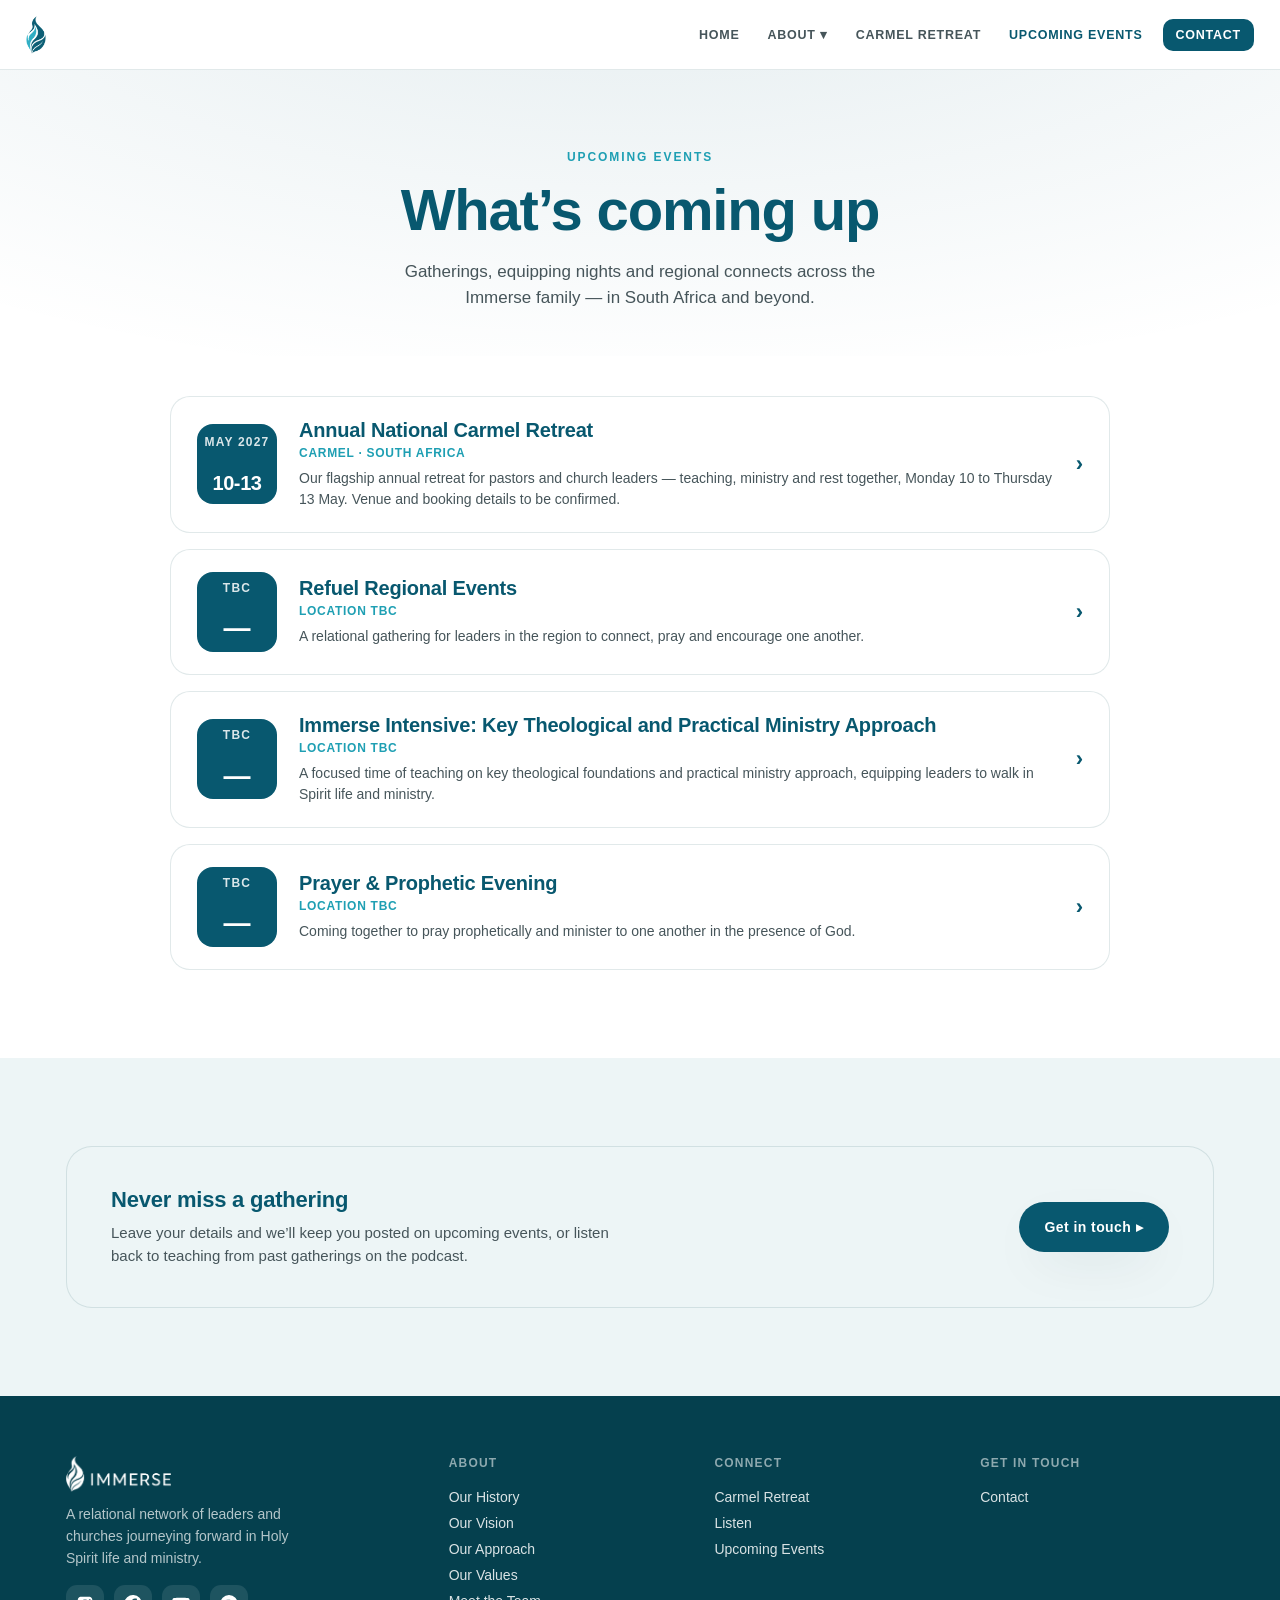
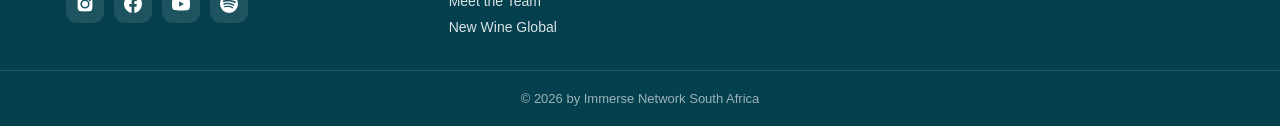
<file: events.html>
<!doctype html>
<html lang="en">
  <head>
    <meta charset="UTF-8" />
    <meta name="viewport" content="width=device-width, initial-scale=1.0" />
    <title>Upcoming Events — Immerse Network South Africa</title>
    <link rel="stylesheet" href="assets/tokens.css" />
    <link rel="stylesheet" href="assets/site.css" />
  </head>
  <body data-page="events">
    <!-- NAV — byte-identical on every page. The active link is styled
         from <body data-page="..."> in assets/site.css, so nothing in
         here changes between pages: edit once, paste into all four. -->
    <nav>
      <a class="logo" href="index.html" style="text-decoration: none"
        ><img
          class="logo-img logo-icon"
          src="assets/immerse-icon.png"
          alt="Immerse"
      /></a>
      <div class="menu">
        <a href="index.html">HOME</a>
        <div class="has-drop">
          <a href="about.html">ABOUT ▾</a>
          <div class="drop">
            <a href="about.html#history">Our History</a>
            <a href="about.html#vision">Our Vision</a>
            <a href="about.html#approach">Our Approach</a>
            <a href="about.html#values">Our Values</a>
            <a href="about.html#team">Meet the Team</a>
            <a href="about.html#new-wine">New Wine Global</a>
          </div>
        </div>
        <a href="carmel-retreat.html">CARMEL RETREAT</a>
        <a href="events.html">UPCOMING EVENTS</a>
        <a href="index.html#contact" class="cta">CONTACT</a>
      </div>
      <button class="burger">☰</button>
    </nav>

    <header id="top" class="page-head">
      <div class="wrap">
        <div class="kicker">Upcoming Events</div>
        <h1>What’s coming up</h1>
        <p>
          Gatherings, equipping nights and regional connects across the Immerse
          family — in South Africa and beyond.
        </p>
      </div>
    </header>

    <section class="wrap" style="padding-top: 40px">
      <div class="events-list">
        <a class="event" href="carmel-retreat.html">
          <div class="date">
            <div class="m">May 2027</div>
            <div class="d range">10-13</div>
          </div>
          <div class="info">
            <h3>Annual National Carmel Retreat</h3>
            <div class="loc">Carmel · South Africa</div>
            <p>
              Our flagship annual retreat for pastors and church leaders —
              teaching, ministry and rest together, Monday 10 to Thursday 13
              May. Venue and booking details to be confirmed.
            </p>
          </div>
          <div class="go">›</div>
        </a>
        <a class="event" href="index.html#contact">
          <div class="date">
            <div class="m">TBC</div>
            <div class="d">—</div>
          </div>
          <div class="info">
            <h3>Refuel Regional Events</h3>
            <div class="loc">Location TBC</div>
            <p>
              A relational gathering for leaders in the region to connect, pray
              and encourage one another.
            </p>
          </div>
          <div class="go">›</div>
        </a>
        <a class="event" href="index.html#contact">
          <div class="date">
            <div class="m">TBC</div>
            <div class="d">—</div>
          </div>
          <div class="info">
            <h3>
              Immerse Intensive: Key Theological and Practical Ministry
              Approach
            </h3>
            <div class="loc">Location TBC</div>
            <p>
              A focused time of teaching on key theological foundations and
              practical ministry approach, equipping leaders to walk in Spirit
              life and ministry.
            </p>
          </div>
          <div class="go">›</div>
        </a>
        <a class="event" href="index.html#contact">
          <div class="date">
            <div class="m">TBC</div>
            <div class="d">—</div>
          </div>
          <div class="info">
            <h3>Prayer &amp; Prophetic Evening</h3>
            <div class="loc">Location TBC</div>
            <p>
              Coming together to pray prophetically and minister to one another
              in the presence of God.
            </p>
          </div>
          <div class="go">›</div>
        </a>
      </div>
    </section>

    <section class="about">
      <div class="wrap">
        <div class="newwine">
          <div>
            <h3>Never miss a gathering</h3>
            <p>
              Leave your details and we’ll keep you posted on upcoming events,
              or listen back to teaching from past gatherings on the podcast.
            </p>
          </div>
          <a href="index.html#contact" class="btn btn-primary"
            >Get in touch ▸</a
          >
        </div>
      </div>
    </section>

    <!-- FOOTER — byte-identical on every page: edit once, paste into
         all four. Links are page-qualified so the same markup works
         from anywhere in the site. -->
    <footer>
      <div class="wrap foot-grid">
        <div>
          <div class="logo" style="color: #fff; margin-bottom: 12px">
            <img
              class="logo-img"
              src="assets/immerse-logo-white.png"
              alt="Immerse Network"
            />
          </div>
          <p>
            A relational network of leaders and churches journeying forward in
            Holy Spirit life and ministry.
          </p>
          <div class="foot-social">
            <a
              href="https://www.instagram.com/immerse_network/"
              target="_blank"
              rel="noopener"
              aria-label="Instagram"
              ><svg viewBox="0 0 24 24">
                <path
                  d="M12 2.2c3.2 0 3.6 0 4.9.07 1.17.05 1.8.25 2.23.41.56.22.96.48 1.38.9.42.42.68.82.9 1.38.16.42.36 1.06.41 2.23.06 1.27.07 1.65.07 4.86s0 3.6-.07 4.86c-.05 1.17-.25 1.8-.41 2.23a3.7 3.7 0 0 1-.9 1.38 3.7 3.7 0 0 1-1.38.9c-.42.16-1.06.36-2.23.41-1.27.06-1.65.07-4.86.07s-3.6 0-4.86-.07c-1.17-.05-1.8-.25-2.23-.41a3.7 3.7 0 0 1-1.38-.9 3.7 3.7 0 0 1-.9-1.38c-.16-.42-.36-1.06-.41-2.23C2.21 15.6 2.2 15.2 2.2 12s0-3.6.07-4.86c.05-1.17.25-1.8.41-2.23.22-.56.48-.96.9-1.38.42-.42.82-.68 1.38-.9.42-.16 1.06-.36 2.23-.41C8.4 2.21 8.8 2.2 12 2.2zm0 3.65A6.15 6.15 0 1 0 18.15 12 6.15 6.15 0 0 0 12 5.85zm0 10.15A4 4 0 1 1 16 12a4 4 0 0 1-4 4zm6.4-10.4a1.44 1.44 0 1 0 1.44 1.44 1.44 1.44 0 0 0-1.44-1.44z"
                /></svg
            ></a>
            <a
              href="https://www.facebook.com/immersenetwork.org.za"
              target="_blank"
              rel="noopener"
              aria-label="Facebook"
              ><svg viewBox="0 0 24 24">
                <path
                  d="M24 12a12 12 0 1 0-13.9 11.9v-8.4H7.1V12h3V9.4c0-3 1.8-4.6 4.5-4.6 1.3 0 2.6.23 2.6.23v2.9h-1.5c-1.4 0-1.9.9-1.9 1.8V12h3.3l-.5 3.5h-2.8v8.4A12 12 0 0 0 24 12z"
                /></svg
            ></a>
            <a
              href="https://www.youtube.com/@immersenetwork6306"
              target="_blank"
              rel="noopener"
              aria-label="YouTube"
              ><svg viewBox="0 0 24 24">
                <path
                  d="M23.5 6.2a3 3 0 0 0-2.1-2.1C19.5 3.5 12 3.5 12 3.5s-7.5 0-9.4.6A3 3 0 0 0 .5 6.2 31 31 0 0 0 0 12a31 31 0 0 0 .5 5.8 3 3 0 0 0 2.1 2.1c1.9.6 9.4.6 9.4.6s7.5 0 9.4-.6a3 3 0 0 0 2.1-2.1A31 31 0 0 0 24 12a31 31 0 0 0-.5-5.8zM9.6 15.6V8.4l6.2 3.6z"
                /></svg
            ></a>
            <a
              href="https://open.spotify.com/show/1enVpgWJpcU2Jsn00YFRwv"
              target="_blank"
              rel="noopener"
              aria-label="Spotify"
              ><svg viewBox="0 0 24 24">
                <path
                  d="M12 0a12 12 0 1 0 0 24 12 12 0 0 0 0-24zm5.5 17.3a.75.75 0 0 1-1 .25c-2.8-1.7-6.3-2.1-10.4-1.15a.75.75 0 1 1-.33-1.46c4.5-1 8.4-.55 11.5 1.36.35.22.46.68.23 1zm1.47-3.27a.94.94 0 0 1-1.3.3c-3.2-2-8.1-2.55-11.9-1.4a.94.94 0 1 1-.54-1.8c4.35-1.3 9.75-.7 13.44 1.6.44.27.58.85.3 1.3zm.13-3.4C15.36 8.3 8.9 8.08 5.2 9.2a1.12 1.12 0 1 1-.65-2.15c4.25-1.3 11.38-1.05 15.86 1.6a1.12 1.12 0 1 1-1.18 1.9z"
                /></svg
            ></a>
          </div>
        </div>
        <div>
          <h4>About</h4>
          <a href="about.html#history">Our History</a
          ><a href="about.html#vision">Our Vision</a
          ><a href="about.html#approach">Our Approach</a
          ><a href="about.html#values">Our Values</a
          ><a href="about.html#team">Meet the Team</a
          ><a href="about.html#new-wine">New Wine Global</a>
        </div>
        <div>
          <h4>Connect</h4>
          <a href="carmel-retreat.html">Carmel Retreat</a
          ><a href="index.html#connect">Listen</a
          ><a href="events.html">Upcoming Events</a>
        </div>
        <div>
          <h4>Get in touch</h4>
          <a href="index.html#contact">Contact</a>
        </div>
      </div>
      <div class="foot-bottom">© 2026 by Immerse Network South Africa</div>
    </footer>
    <script src="assets/site.js" defer></script>
  </body>
</html>
</file>
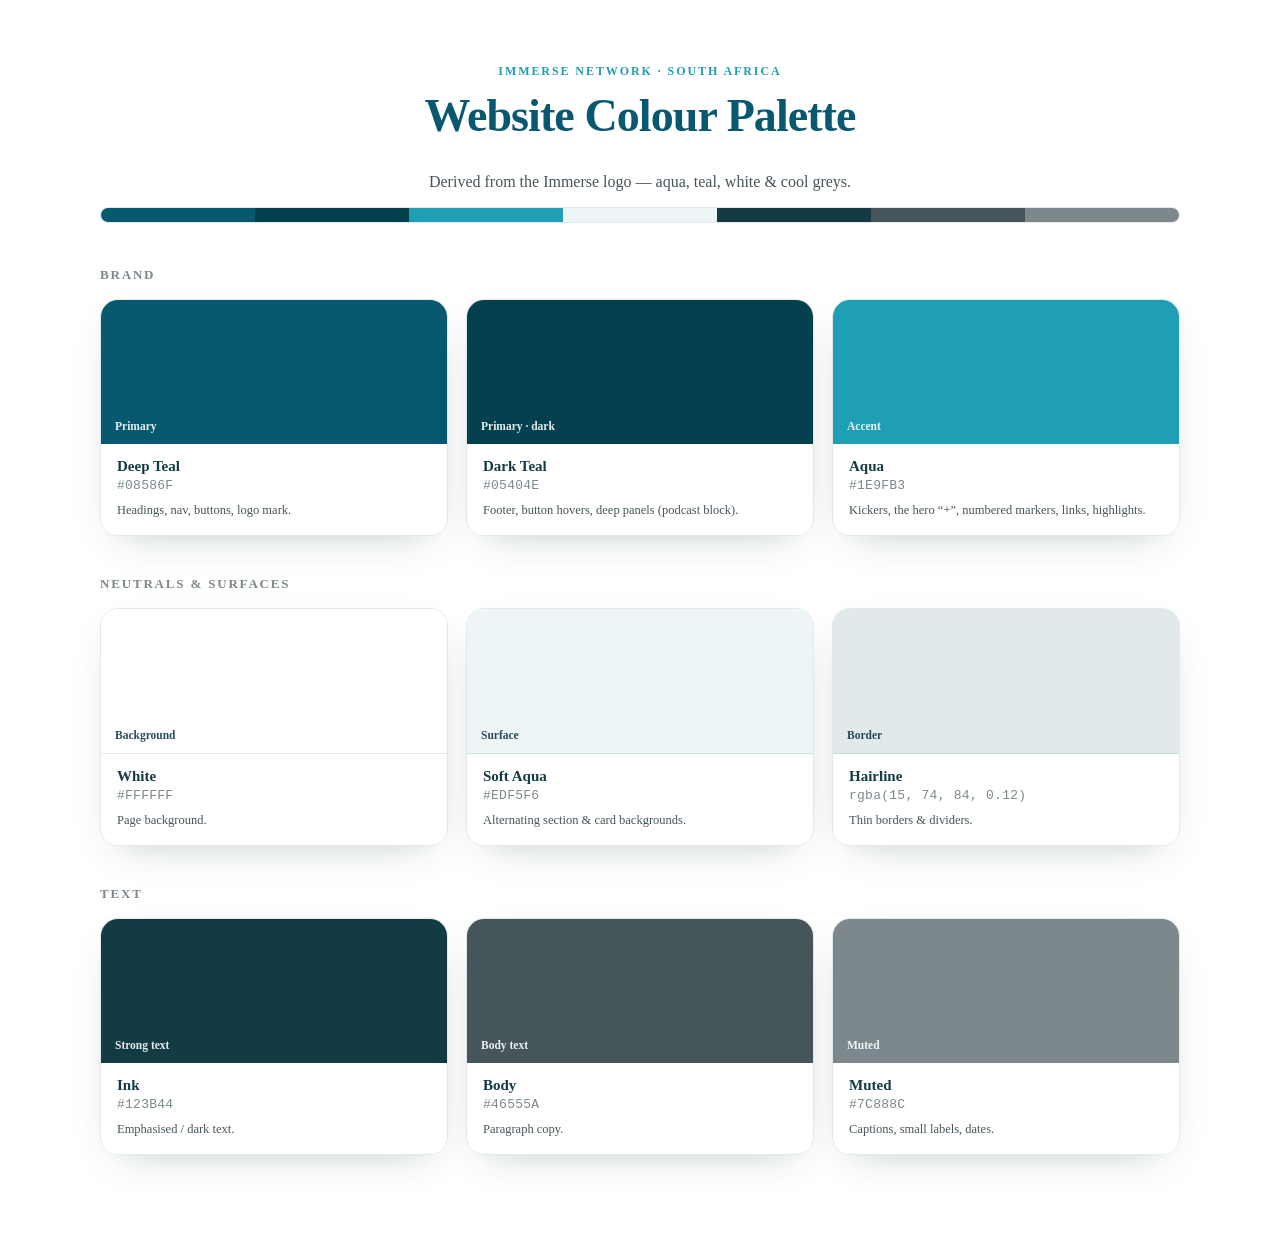
<file: immerse-color-palette.html>
<!doctype html>
<html lang="en">
  <head>
    <meta charset="UTF-8" />
    <meta name="viewport" content="width=device-width, initial-scale=1.0" />
    <title>Immerse Network — Colour Palette</title>
    <!-- Tokens come from assets/tokens.css, so this sheet can never
         disagree with the site. Swatch colours use var(--token) and the
         hex captions are read back out of those tokens at the bottom of
         the page — there is no hex code written by hand anywhere here. -->
    <link rel="stylesheet" href="assets/tokens.css" />
    <style>
      body {
        padding: 56px 28px 72px;
      }
      .wrap {
        max-width: 1080px;
        margin: 0 auto;
      }
      header {
        text-align: center;
        margin-bottom: 44px;
      }
      .eyebrow {
        font-size: 12px;
        font-weight: 700;
        letter-spacing: 0.16em;
        text-transform: uppercase;
        color: var(--accent);
      }
      h1 {
        font-size: clamp(30px, 5vw, 46px);
        color: var(--brand);
        letter-spacing: -0.02em;
        margin-top: 10px;
        font-weight: 800;
      }
      header p {
        color: var(--body);
        margin-top: 12px;
        font-size: 16px;
      }
      h2 {
        font-size: 13px;
        letter-spacing: 0.14em;
        text-transform: uppercase;
        color: var(--muted);
        margin: 40px 0 16px;
        font-weight: 700;
      }
      .grid {
        display: grid;
        grid-template-columns: repeat(3, 1fr);
        gap: 18px;
      }
      .sw {
        border: 1px solid var(--line);
        border-radius: 18px;
        overflow: hidden;
        box-shadow: 0 14px 40px -22px rgba(12, 50, 58, 0.35);
      }
      .chip {
        height: 120px;
        display: flex;
        align-items: flex-end;
        padding: 12px 14px;
      }
      .chip .role {
        font-size: 11.5px;
        font-weight: 600;
        opacity: 0.9;
      }
      .meta {
        padding: 14px 16px 16px;
        background: var(--page);
      }
      .meta .name {
        font-size: 15px;
        font-weight: 700;
        color: var(--ink);
      }
      .meta .hex {
        font-size: 13px;
        color: var(--muted);
        font-family: ui-monospace, SFMono-Regular, Menlo, monospace;
        margin-top: 3px;
        letter-spacing: 0.02em;
      }
      .meta .use {
        font-size: 12.5px;
        color: var(--body);
        margin-top: 8px;
        line-height: 1.45;
      }
      .light .chip {
        border-bottom: 1px solid var(--line);
      }
      .bar {
        display: flex;
        height: 14px;
        border-radius: 8px;
        overflow: hidden;
        margin-top: 8px;
        border: 1px solid var(--line);
      }
      .bar span {
        flex: 1;
      }
      @media (max-width: 820px) {
        .grid {
          grid-template-columns: repeat(2, 1fr);
        }
      }
      @media (max-width: 520px) {
        .grid {
          grid-template-columns: 1fr;
        }
      }
    </style>
  </head>
  <body>
    <div class="wrap">
      <header>
        <div class="eyebrow">Immerse Network · South Africa</div>
        <h1>Website Colour Palette</h1>
        <p>Derived from the Immerse logo — aqua, teal, white &amp; cool greys.</p>
        <div class="bar">
          <span style="background: var(--brand)"></span>
          <span style="background: var(--brand-deep)"></span>
          <span style="background: var(--accent)"></span>
          <span style="background: var(--panel)"></span>
          <span style="background: var(--ink)"></span>
          <span style="background: var(--body)"></span>
          <span style="background: var(--muted)"></span>
        </div>
      </header>

      <h2>Brand</h2>
      <div class="grid">
        <div class="sw">
          <div class="chip" style="background: var(--brand); color: var(--white)">
            <span class="role">Primary</span>
          </div>
          <div class="meta">
            <div class="name">Deep Teal</div>
            <div class="hex" data-token="brand"></div>
            <div class="use">Headings, nav, buttons, logo mark.</div>
          </div>
        </div>
        <div class="sw">
          <div
            class="chip"
            style="background: var(--brand-deep); color: var(--white)"
          >
            <span class="role">Primary · dark</span>
          </div>
          <div class="meta">
            <div class="name">Dark Teal</div>
            <div class="hex" data-token="brand-deep"></div>
            <div class="use">Footer, button hovers, deep panels (podcast block).</div>
          </div>
        </div>
        <div class="sw">
          <div class="chip" style="background: var(--accent); color: var(--white)">
            <span class="role">Accent</span>
          </div>
          <div class="meta">
            <div class="name">Aqua</div>
            <div class="hex" data-token="accent"></div>
            <div class="use">Kickers, the hero “+”, numbered markers, links, highlights.</div>
          </div>
        </div>
      </div>

      <h2>Neutrals &amp; Surfaces</h2>
      <div class="grid">
        <div class="sw light">
          <div class="chip" style="background: var(--page); color: var(--ink)">
            <span class="role">Background</span>
          </div>
          <div class="meta">
            <div class="name">White</div>
            <div class="hex" data-token="page"></div>
            <div class="use">Page background.</div>
          </div>
        </div>
        <div class="sw light">
          <div class="chip" style="background: var(--panel); color: var(--ink)">
            <span class="role">Surface</span>
          </div>
          <div class="meta">
            <div class="name">Soft Aqua</div>
            <div class="hex" data-token="panel"></div>
            <div class="use">Alternating section &amp; card backgrounds.</div>
          </div>
        </div>
        <div class="sw light">
          <div class="chip" style="background: var(--line); color: var(--ink)">
            <span class="role">Border</span>
          </div>
          <div class="meta">
            <div class="name">Hairline</div>
            <div class="hex" data-token="line"></div>
            <div class="use">Thin borders &amp; dividers.</div>
          </div>
        </div>
      </div>

      <h2>Text</h2>
      <div class="grid">
        <div class="sw">
          <div class="chip" style="background: var(--ink); color: var(--white)">
            <span class="role">Strong text</span>
          </div>
          <div class="meta">
            <div class="name">Ink</div>
            <div class="hex" data-token="ink"></div>
            <div class="use">Emphasised / dark text.</div>
          </div>
        </div>
        <div class="sw">
          <div class="chip" style="background: var(--body); color: var(--white)">
            <span class="role">Body text</span>
          </div>
          <div class="meta">
            <div class="name">Body</div>
            <div class="hex" data-token="body"></div>
            <div class="use">Paragraph copy.</div>
          </div>
        </div>
        <div class="sw">
          <div class="chip" style="background: var(--muted); color: var(--white)">
            <span class="role">Muted</span>
          </div>
          <div class="meta">
            <div class="name">Muted</div>
            <div class="hex" data-token="muted"></div>
            <div class="use">Captions, small labels, dates.</div>
          </div>
        </div>
      </div>
    </div>

    <script>
      /* Read each caption straight out of the token it documents, so the
         sheet and assets/site.css can never drift apart. getComputedStyle
         needs no fetch, so this works over file:// too. */
      var css = getComputedStyle(document.documentElement);
      document.querySelectorAll("[data-token]").forEach(function (el) {
        var v = css.getPropertyValue("--" + el.dataset.token).trim();
        el.textContent = v.charAt(0) === "#" ? v.toUpperCase() : v;
      });
    </script>
  </body>
</html>
</file>
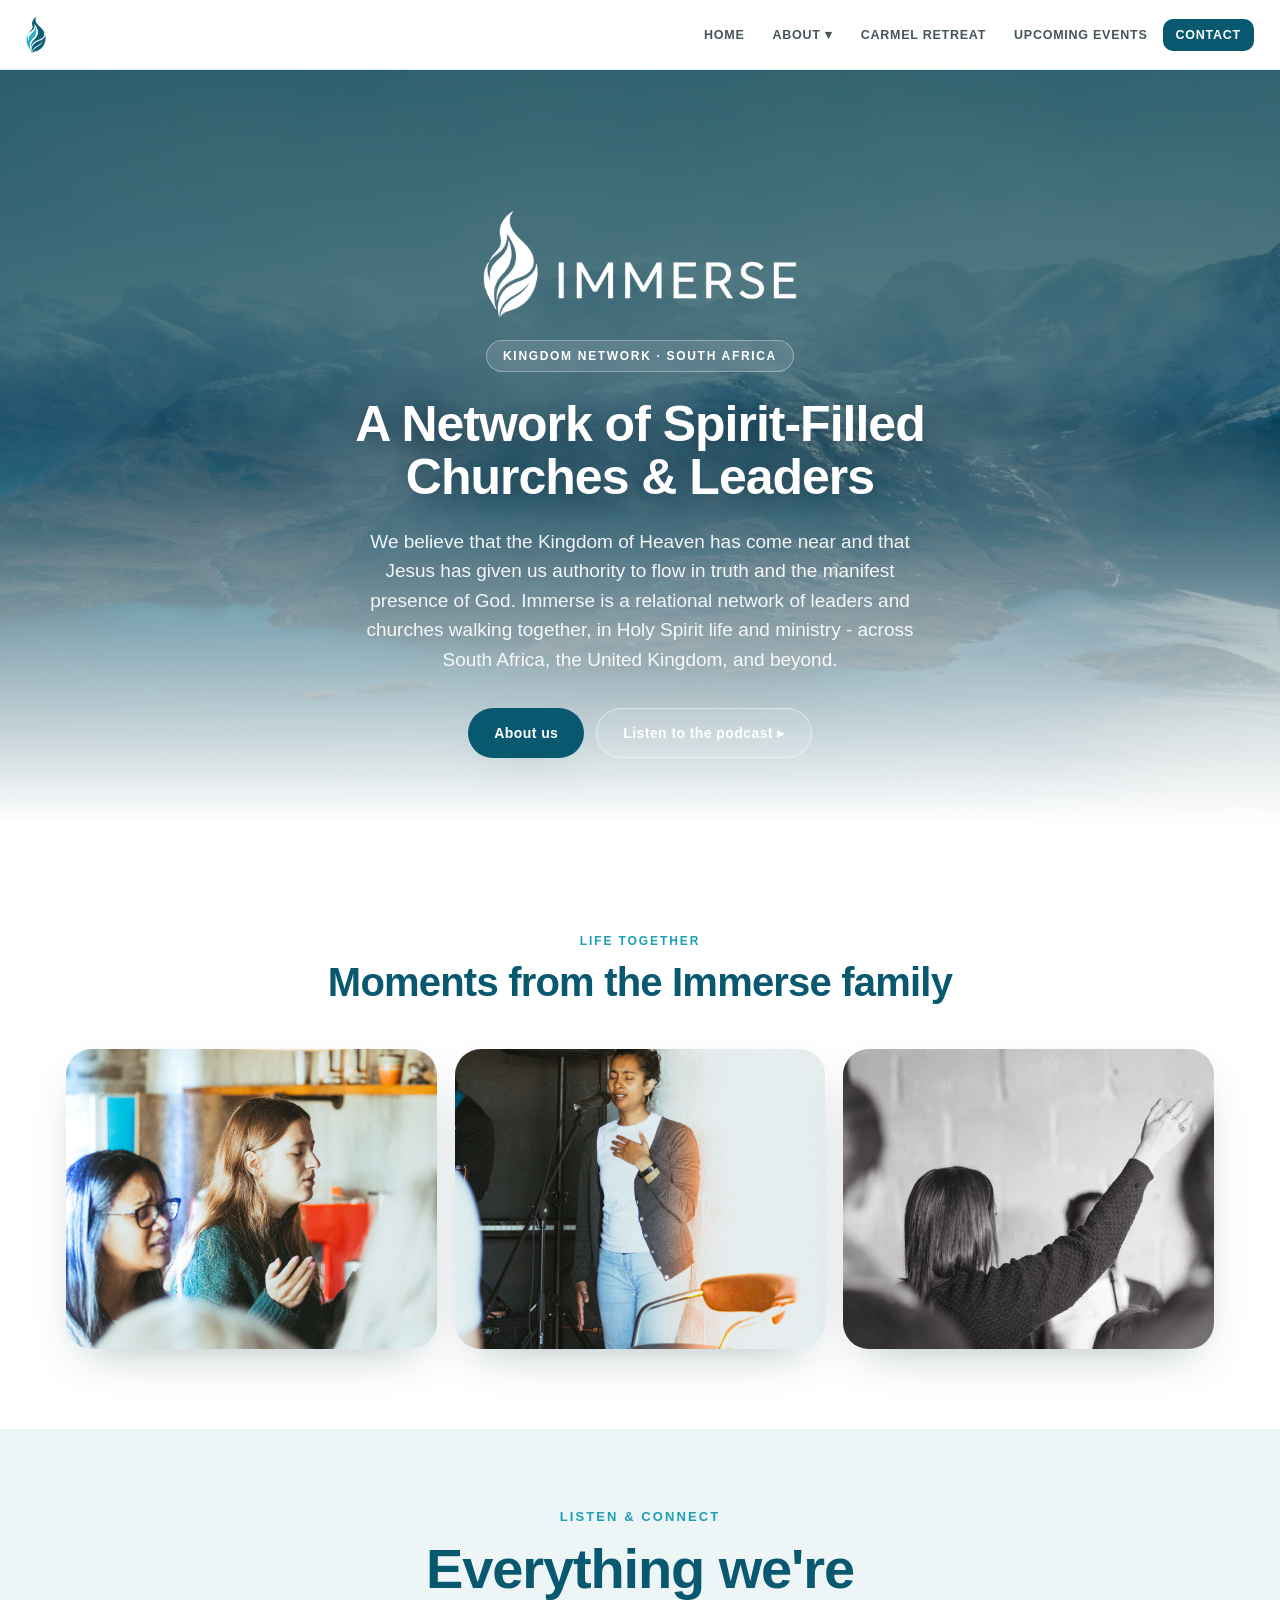
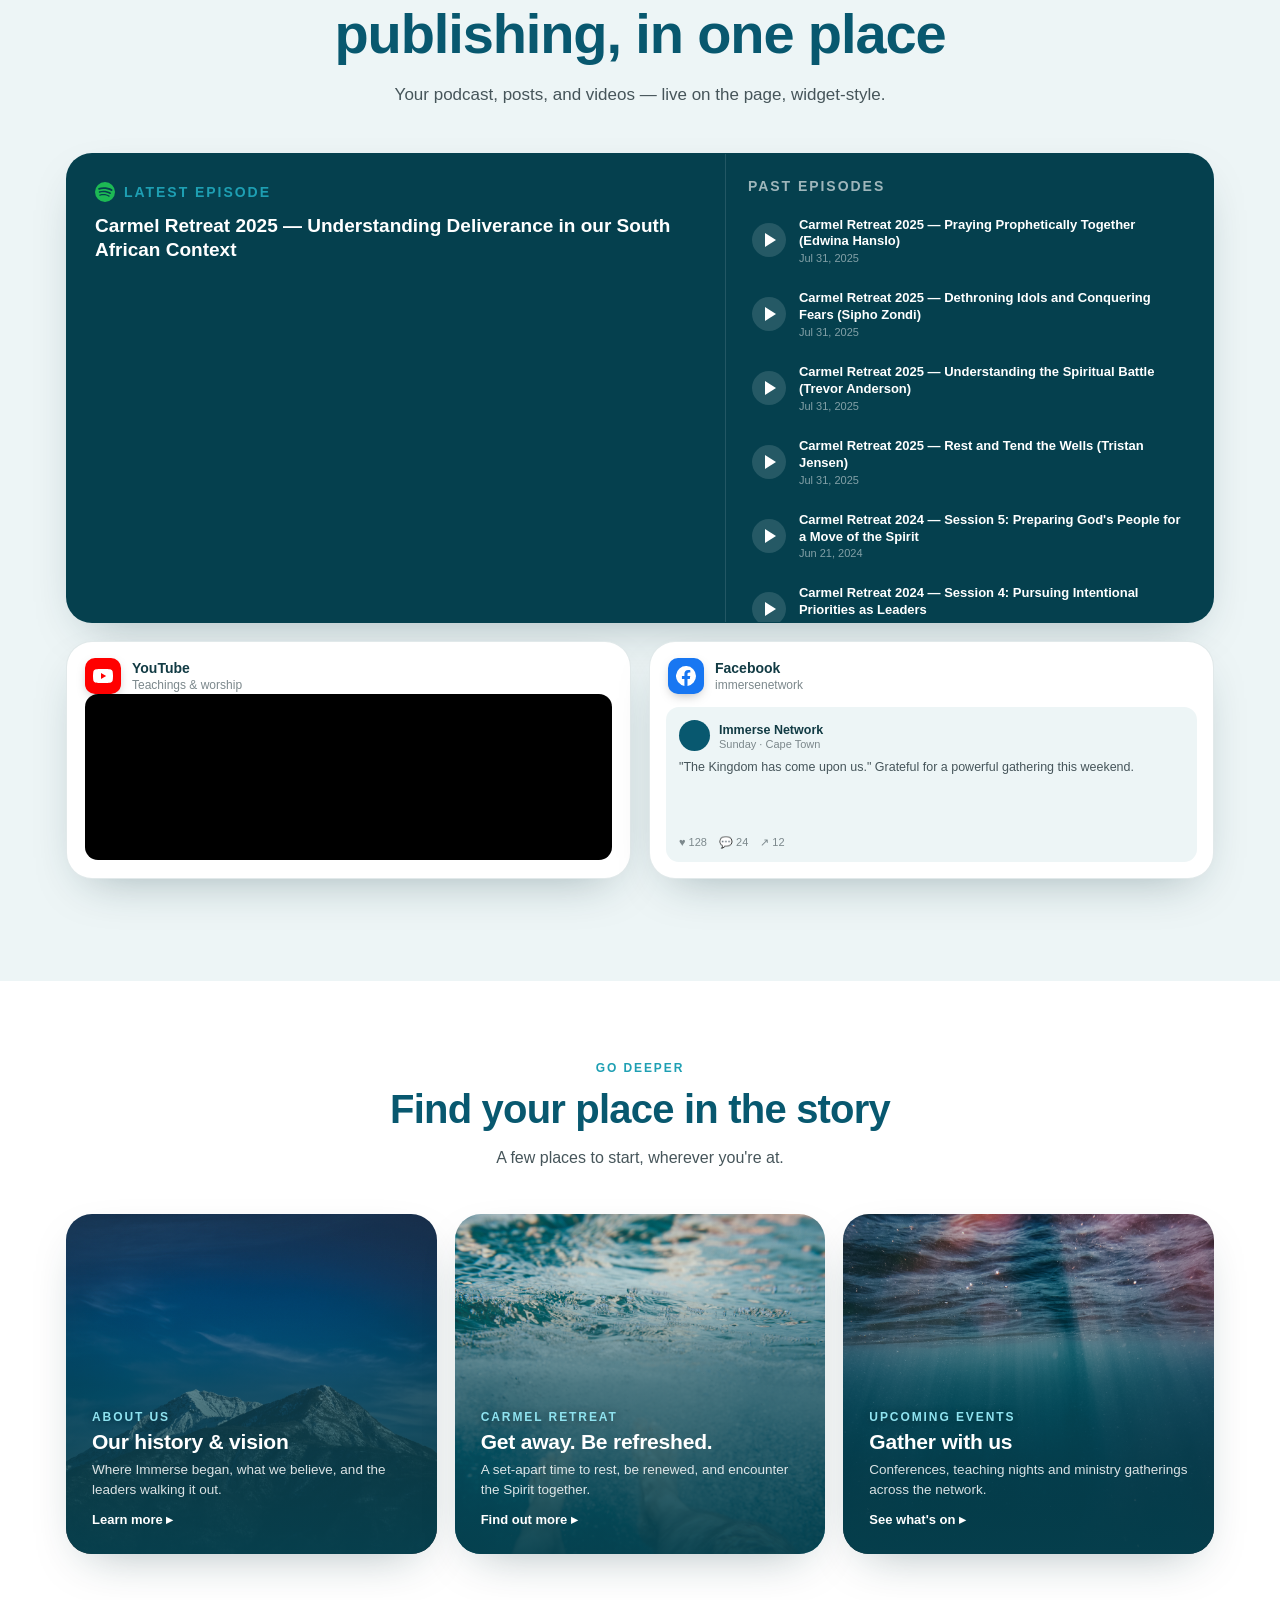
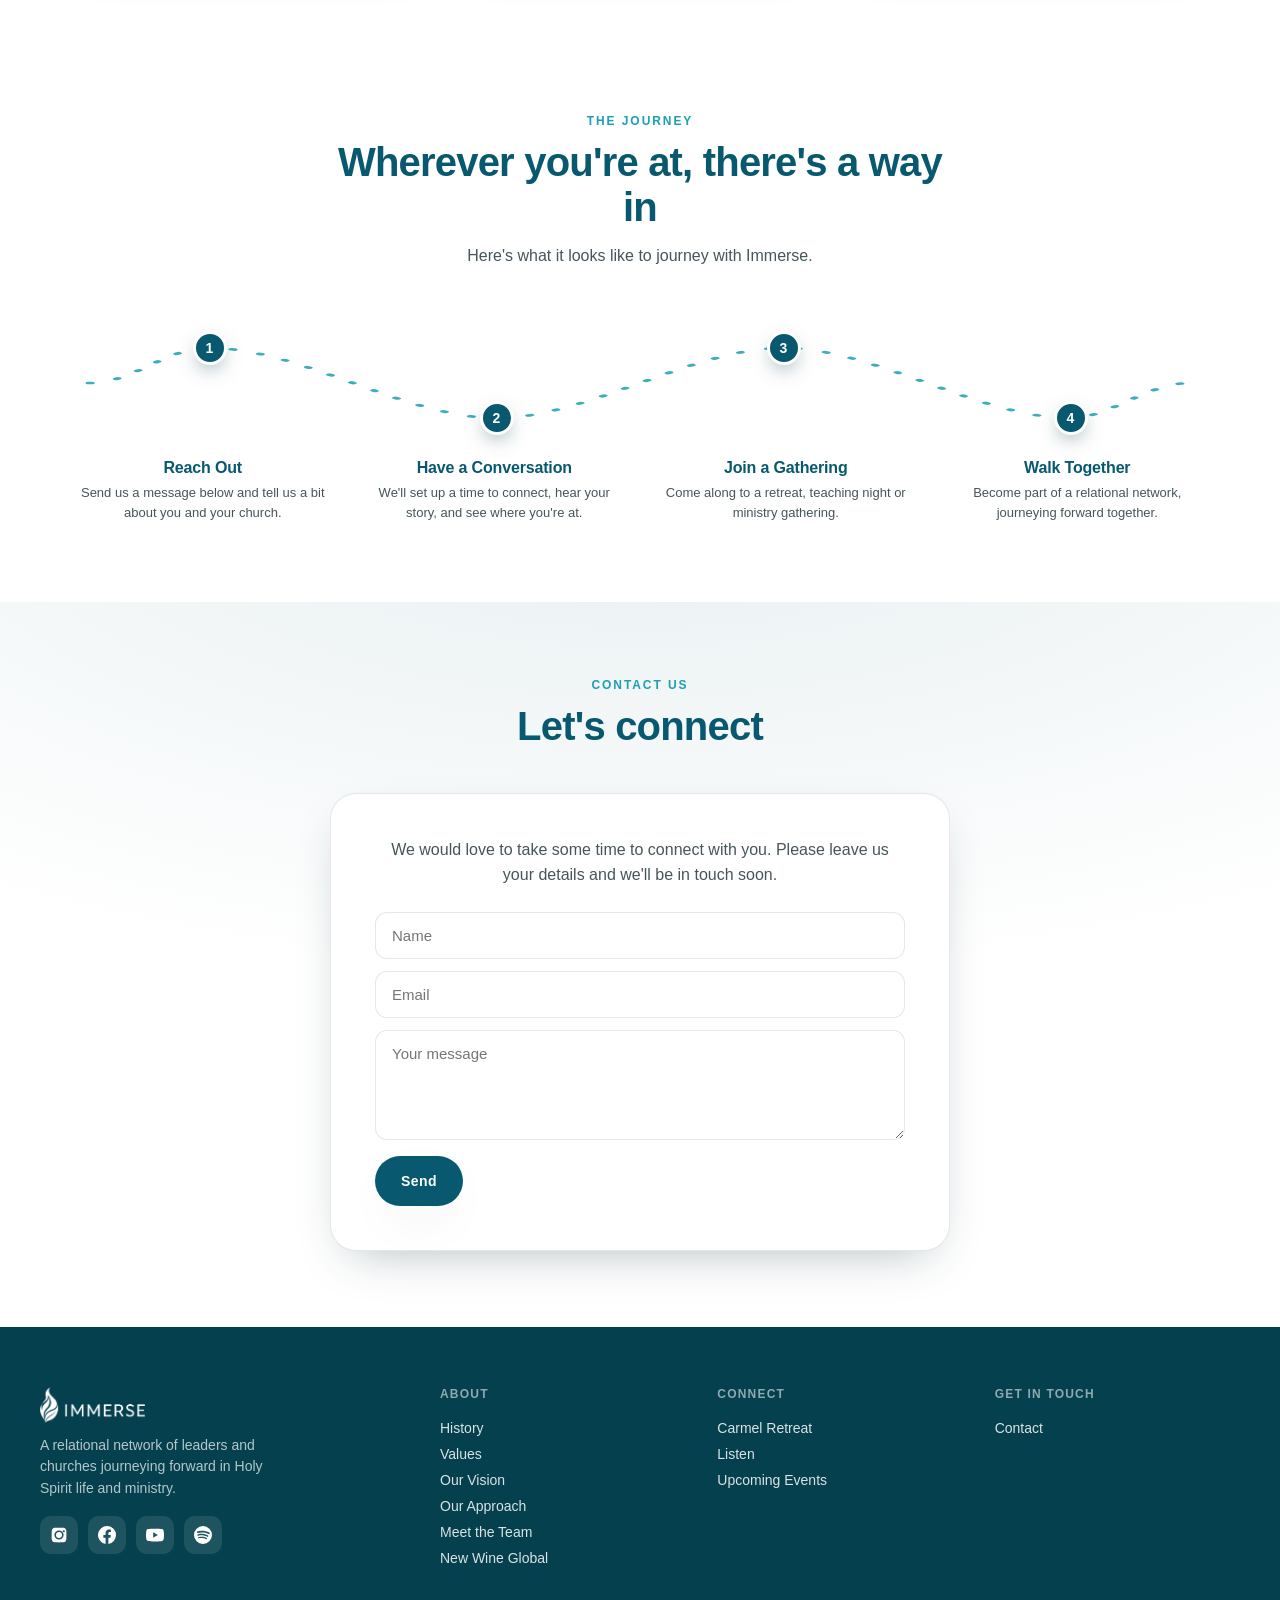
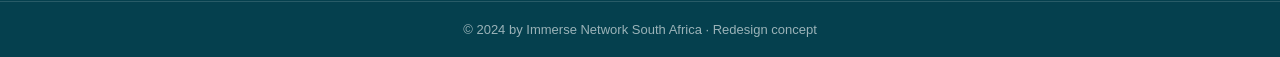
<file: immerse-redesign.html>
<!DOCTYPE html>
<html lang="en">
<head>
<meta charset="UTF-8">
<meta name="viewport" content="width=device-width, initial-scale=1.0">
<title>Immerse Network South Africa — Redesign Concept</title>
<style>
  /* =====================================================================
     🎨  BRAND PALETTE — the ONLY place colors live.
     These are NEUTRAL PLACEHOLDERS. Replace the 5 values below with
     Immerse's real brand colors and the whole site recolors instantly.
     (Give me the hex codes, or reconnect Chrome and I'll sample them.)
     ===================================================================== */
  :root{
    --brand:        #08586f;   /* primary — deep teal (from logo aqua family): nav, buttons, headings */
    --brand-deep:   #05404e;   /* darker teal for hovers / footer            */
    --accent:       #1e9fb3;   /* bright logo aqua — kickers, +, highlights   */
    --page:         #ffffff;   /* page background                             */
    --panel:        #edf5f6;   /* section / card background (soft aqua tint)  */

    /* derived (usually no need to touch) */
    --ink:#123b44; --body:#46555a; --muted:#7c888c;
    --line:rgba(15,74,84,.12);
    --shadow:0 18px 50px -22px rgba(12,50,58,.38);
    --r:20px; --r-lg:26px; --r-pill:100px;
    --font:-apple-system,BlinkMacSystemFont,"Segoe UI",Roboto,Helvetica,Arial,sans-serif;
  }
  *{box-sizing:border-box;margin:0;padding:0}
  html{scroll-behavior:smooth}
  body{font-family:var(--font);color:var(--ink);background:var(--page);-webkit-font-smoothing:antialiased;overflow-x:hidden}
  a{color:inherit}
  .wrap{max-width:1200px;margin:0 auto;padding:0 26px}
  section{padding:76px 0}
  section.wrap{padding-top:80px;padding-bottom:80px}

  /* NAV */
  nav{position:sticky;top:0;z-index:50;height:70px;display:flex;align-items:center;justify-content:space-between;
    padding:0 26px;background:color-mix(in srgb,var(--page) 68%,transparent);backdrop-filter:blur(14px);border-bottom:1px solid var(--line)}
  .logo{display:flex;align-items:center;gap:11px;font-weight:700;letter-spacing:.14em;font-size:15px;color:var(--brand)}
  .logo .mark{display:inline-flex;align-items:center;justify-content:center}
  .logo-img{height:36px;width:auto;display:block}
  .logo-icon{height:38px}
  .hero-logo{height:clamp(66px,10vw,108px);width:auto;display:block;margin:0 auto 22px}
  .menu{display:flex;gap:2px;align-items:center}
  .menu a{text-decoration:none;color:var(--body);font-size:12.5px;font-weight:600;letter-spacing:.06em;padding:9px 13px;border-radius:10px;transition:.18s}
  .menu a:hover{background:var(--panel);color:var(--brand)}
  .menu .cta{background:var(--brand);color:#fff;letter-spacing:.06em}
  .menu .cta:hover{background:var(--brand-deep)}
  .has-drop{position:relative;display:flex;align-items:center}
  .drop{position:absolute;top:calc(100% + 6px);left:0;min-width:210px;background:var(--page);border:1px solid var(--line);border-radius:14px;box-shadow:var(--shadow);padding:8px;opacity:0;visibility:hidden;transform:translateY(-6px);transition:.18s;z-index:60}
  .has-drop:hover .drop{opacity:1;visibility:visible;transform:translateY(0)}
  .drop a{display:block;padding:10px 12px;border-radius:9px;font-size:12.5px;font-weight:600;letter-spacing:.04em;color:var(--body)}
  .drop a:hover{background:var(--panel);color:var(--brand)}
  .burger{display:none;font-size:22px;background:none;border:0;cursor:pointer;color:var(--brand)}
  @media(max-width:900px){
    nav{flex-wrap:wrap}
    nav.open{height:auto;background:var(--page);box-shadow:var(--shadow);padding-bottom:12px}
    .menu{display:none;flex-direction:column;align-items:stretch;width:100%;order:3;gap:2px;padding:10px 0 4px}
    nav.open .menu{display:flex}
    .menu a{padding:12px 10px}
    .menu .cta{text-align:center;margin-top:4px}
    .has-drop{flex-direction:column;align-items:stretch}
    .drop{position:static;opacity:1;visibility:visible;transform:none;box-shadow:none;border:0;background:transparent;min-width:0;padding:0 0 6px 14px}
    .burger{display:block}
  }

  /* HERO */
  header.hero{padding:140px 0 96px;text-align:center;position:relative;color:#fff;background:
    linear-gradient(180deg, rgba(5,64,78,.78), rgba(5,64,78,.6) 45%, var(--page) 96%),
    url('assets/hero-mountains.jpg') center/cover no-repeat}
  .eyebrow{display:inline-flex;align-items:center;gap:8px;font-size:12px;font-weight:700;letter-spacing:.14em;text-transform:uppercase;color:#fff;
    background:rgba(255,255,255,.12);border:1px solid rgba(255,255,255,.35);backdrop-filter:blur(4px);padding:8px 16px;border-radius:var(--r-pill);margin-bottom:26px}
  .eyebrow .dot{width:7px;height:7px;border-radius:50%;background:var(--accent)}
  h1.title{font-size:clamp(34px,6vw,66px);line-height:1.05;letter-spacing:-.02em;font-weight:800;max-width:16ch;margin:0 auto;color:#fff;text-shadow:0 4px 24px rgba(0,0,0,.25)}
  .sub{margin:24px auto 0;max-width:54ch;font-size:clamp(16px,2vw,19px);line-height:1.55;color:rgba(255,255,255,.92)}
  .hero-cta{display:flex;gap:12px;justify-content:center;margin-top:34px;flex-wrap:wrap}
  .btn{cursor:pointer;border:0;font-family:var(--font);font-size:14px;font-weight:700;letter-spacing:.03em;padding:0 26px;height:50px;border-radius:var(--r-pill);text-decoration:none;display:inline-flex;align-items:center;gap:8px;transition:.2s}
  .btn-primary{background:var(--brand);color:#fff;box-shadow:var(--shadow)}
  .btn-primary:hover{background:var(--brand-deep);transform:translateY(-2px)}
  .btn-ghost{background:rgba(255,255,255,.1);color:#fff;border:1.5px solid rgba(255,255,255,.5)}
  .btn-ghost:hover{background:rgba(255,255,255,.2)}

  /* SECTION HEAD */
  .sec-head{text-align:center;max-width:640px;margin:0 auto 44px}
  .kicker{font-size:12px;font-weight:700;letter-spacing:.16em;text-transform:uppercase;color:var(--accent)}
  .sec-head h2{font-size:clamp(26px,4vw,40px);margin-top:12px;letter-spacing:-.02em;color:var(--brand);font-weight:800}
  .sec-head p{margin-top:14px;color:var(--body);font-size:16px;line-height:1.55}

  /* GALLERY */
  .gallery-grid{display:grid;grid-template-columns:repeat(3,1fr);gap:18px}
  .gallery-grid img{width:100%;height:300px;object-fit:cover;border-radius:var(--r-lg);box-shadow:var(--shadow);display:block}
  @media(max-width:900px){.gallery-grid{grid-template-columns:1fr}.gallery-grid img{height:260px}}

  /* EXPLORE CARDS */
  .explore-grid{display:grid;grid-template-columns:repeat(3,1fr);gap:18px}
  .explore-card{position:relative;height:340px;border-radius:var(--r-lg);overflow:hidden;box-shadow:var(--shadow);text-decoration:none;display:block}
  .explore-card img{position:absolute;inset:0;width:100%;height:100%;object-fit:cover;transition:transform .5s ease}
  .explore-card:hover img{transform:scale(1.06)}
  .explore-card::after{content:"";position:absolute;inset:0;background:linear-gradient(180deg,rgba(5,64,78,.1) 20%,rgba(5,64,78,.65) 50%,rgba(5,64,78,.95) 100%);}
  .explore-body{position:absolute;left:0;right:0;bottom:0;padding:26px;color:#fff;z-index:1}
  .explore-body .kicker{color:#8fe3f0;display:block;margin-bottom:6px;text-shadow:0 1px 8px rgba(0,0,0,.4)}
  .explore-body h3{font-size:21px;font-weight:800;letter-spacing:-.01em}
  .explore-body p{font-size:13.5px;color:rgba(255,255,255,.85);margin-top:6px;line-height:1.5}
  .explore-body .arrow{margin-top:12px;font-size:13px;font-weight:700;color:#fff;display:inline-flex;align-items:center;gap:6px}
  @media(max-width:900px){.explore-grid{grid-template-columns:1fr}}

  /* ROADMAP */
  .roadmap-wrap{position:relative;height:140px}
  .roadmap-svg{width:100%;height:140px;display:block;overflow:visible;position:absolute;inset:0}
  .roadmap-dot{position:absolute;width:34px;height:34px;border-radius:50%;background:var(--brand);color:#fff;font-weight:700;font-size:14px;display:grid;place-items:center;transform:translate(-50%,-50%);box-shadow:0 8px 20px -6px rgba(5,64,78,.5);border:3px solid var(--page)}
  .roadmap-steps{display:grid;grid-template-columns:repeat(4,1fr);gap:18px;margin-top:6px}
  .roadmap-step{text-align:center;padding:0 10px}
  .roadmap-step h3{font-size:16px;color:var(--brand);letter-spacing:-.01em}
  .roadmap-step p{font-size:13px;color:var(--body);margin-top:6px;line-height:1.5}
  @media(max-width:820px){
    .roadmap-wrap{display:none}
    .roadmap-steps{grid-template-columns:1fr;gap:0;max-width:420px;margin:0 auto}
    .roadmap-step{text-align:left;padding:0 0 26px 44px;position:relative}
    .roadmap-step::before{content:attr(data-n);position:absolute;left:0;top:0;width:30px;height:30px;border-radius:50%;background:var(--brand);color:#fff;font-size:13px;font-weight:700;display:grid;place-items:center}
    .roadmap-step::after{content:"";position:absolute;left:14px;top:30px;bottom:0;width:2px;background:var(--line)}
    .roadmap-step:last-child::after{display:none}
  }
  .sec-head.big h2{font-size:clamp(34px,5.4vw,56px)}
  .sec-head.big .kicker{font-size:13px}
  .sec-head.big p{font-size:17px;margin-top:16px}

  /* ABOUT strip */
  .about{background:var(--panel)}
  .about-inner{display:grid;grid-template-columns:1fr 1fr;gap:40px;align-items:center}
  .about-inner h2{font-size:clamp(24px,3.4vw,34px);color:var(--brand);letter-spacing:-.02em;font-weight:800}
  .about-inner p{margin-top:16px;color:var(--body);line-height:1.65;font-size:16px}
  .about-visual{height:320px;border-radius:var(--r-lg);background:linear-gradient(150deg,var(--brand),var(--brand-deep));position:relative;overflow:hidden;box-shadow:var(--shadow)}
  .about-visual::before{content:"";position:absolute;width:300px;height:300px;border-radius:50%;background:rgba(255,255,255,.08);top:-70px;right:-60px}
  .about-visual::after{content:"";position:absolute;width:200px;height:200px;border-radius:50%;background:var(--accent);opacity:.5;filter:blur(10px);bottom:-60px;left:-30px}
  @media(max-width:900px){.about-inner{grid-template-columns:1fr}}

  /* VALUES */
  .values{display:grid;grid-template-columns:repeat(4,1fr);gap:16px}
  .val{background:var(--page);border:1px solid var(--line);border-radius:var(--r);padding:24px;transition:.22s}
  .val:hover{transform:translateY(-4px);box-shadow:var(--shadow)}
  .val .ico{width:46px;height:46px;border-radius:13px;display:grid;place-items:center;font-size:20px;margin-bottom:14px;background:color-mix(in srgb,var(--brand) 10%,transparent);color:var(--brand)}
  .val h3{font-size:17px;color:var(--brand);letter-spacing:-.01em}
  .val p{font-size:13.5px;color:var(--body);line-height:1.45;margin-top:6px}
  @media(max-width:900px){.values{grid-template-columns:repeat(2,1fr)}}

  /* WIDGET WALL */
  .widget-wall{display:grid;grid-template-columns:repeat(4,1fr);grid-auto-rows:188px;gap:18px}
  .widget{position:relative;border-radius:var(--r-lg);overflow:hidden;background:var(--page);border:1px solid var(--line);box-shadow:var(--shadow);display:flex;flex-direction:column;transition:transform .28s cubic-bezier(.2,.8,.2,1)}
  .widget:hover{transform:translateY(-6px)}
  .w-wide{grid-column:span 2}
  .w-full{grid-column:1 / -1}
  .w-sm{grid-column:span 1}
  .w-head{display:flex;align-items:center;gap:11px;padding:16px 18px 0}
  .w-badge{width:36px;height:36px;border-radius:10px;display:grid;place-items:center;flex:none;box-shadow:0 4px 12px -4px rgba(0,0,0,.35)}
  .w-badge svg{width:20px;height:20px;fill:#fff}
  .w-title{font-size:14px;font-weight:700;color:var(--ink)}
  .w-title small{display:block;font-size:12px;font-weight:500;color:var(--muted);margin-top:2px}
  .w-link{position:absolute;inset:0;z-index:3}
  .w-body{flex:1;padding:14px 18px 18px;display:flex;align-items:flex-end;font-size:13.5px;font-weight:600;color:var(--muted)}
  .bg-ig{background:linear-gradient(45deg,#f9ce34,#ee2a7b 45%,#6228d7)}
  .bg-yt{background:#ff0000}.bg-tt{background:#0a0a0a}.bg-fb{background:#1877f2}

  .w-spotify{grid-column:span 2;grid-row:span 2;background:#0e1a16;border-color:rgba(255,255,255,.1);padding:0}
  .w-spotify iframe{border:0;width:100%;height:100%;border-radius:var(--r-lg)}
  .ig-grid{display:grid;grid-template-columns:repeat(3,1fr);gap:6px;padding:14px 18px 18px;flex:1}
  .ig-grid span{border-radius:9px}
  .thumb{flex:1;margin:14px 18px 18px;border-radius:13px;position:relative;background:linear-gradient(135deg,var(--brand),var(--brand-deep))}
  .yt-embed{flex:1;margin:0 18px 18px;border-radius:13px;overflow:hidden;background:#000}
  .yt-embed iframe{width:100%;height:100%;border:0;display:block}
  .thumb .play{position:absolute;inset:0;display:grid;place-items:center}
  .thumb .play span{width:44px;height:44px;border-radius:50%;background:rgba(0,0,0,.5);display:grid;place-items:center}
  .thumb .play span::after{content:"";border-left:13px solid #fff;border-top:8px solid transparent;border-bottom:8px solid transparent;margin-left:3px}
  .fb-post{flex:1;margin:13px 16px 16px;background:var(--panel);border-radius:13px;padding:13px;display:flex;flex-direction:column;gap:8px}
  .fb-post .row{display:flex;align-items:center;gap:9px}
  .fb-post .av{width:31px;height:31px;border-radius:50%;background:var(--brand);flex:none}
  .fb-post b{font-size:12.5px;color:var(--ink)}.fb-post small{font-size:11px;color:var(--muted);display:block}
  .fb-post p{font-size:12.5px;line-height:1.4;color:var(--body)}
  .fb-post .stat{margin-top:auto;font-size:11px;color:var(--muted);display:flex;gap:12px}
  @media(max-width:900px){.widget-wall{grid-template-columns:repeat(2,1fr)}.w-wide,.w-spotify{grid-column:span 2}.w-spotify{grid-row:span 2}}

  /* PODCAST FEATURE (full-width) */
  .podcast{height:470px;border-radius:var(--r-lg);overflow:hidden;border:1px solid var(--line);background:var(--brand-deep);color:#fff;display:grid;grid-template-columns:1.15fr .85fr;box-shadow:var(--shadow)}
  .pf-left{height:100%;overflow:hidden;padding:28px 28px 26px;display:flex;flex-direction:column;border-right:1px solid rgba(255,255,255,.12)}
  .pf-lab{font-size:14px;font-weight:700;letter-spacing:.14em;text-transform:uppercase;color:var(--accent);display:flex;align-items:center;gap:9px}
  .pf-lab svg{width:20px;height:20px;fill:#1db954}
  .pf-left h3{font-size:19px;line-height:1.3;margin:12px 0 16px;font-weight:700}
  .pf-embed{flex:1;min-height:232px;border-radius:14px;overflow:hidden}
  .pf-embed iframe{border:0;width:100%;height:100%;min-height:232px}
  .pf-right{height:100%;overflow:hidden;display:flex;flex-direction:column}
  .pf-rhead{padding:24px 22px 12px;font-size:14px;font-weight:700;letter-spacing:.14em;text-transform:uppercase;color:rgba(255,255,255,.62)}
  .pf-list{flex:1;overflow-y:auto;padding:0 14px 16px;display:flex;flex-direction:column;gap:4px}
  .pf-list::-webkit-scrollbar{width:8px}
  .pf-list::-webkit-scrollbar-thumb{background:rgba(255,255,255,.18);border-radius:8px}
  .ep{display:flex;align-items:center;gap:13px;padding:11px 12px;border-radius:12px;cursor:pointer;transition:.16s}
  .ep:hover{background:rgba(255,255,255,.09)}
  .ep.active{background:rgba(255,255,255,.16)}
  .ep .pbtn{width:34px;height:34px;border-radius:50%;background:rgba(255,255,255,.13);flex:none;display:grid;place-items:center}
  .ep .pbtn::after{content:"";border-left:11px solid #fff;border-top:7px solid transparent;border-bottom:7px solid transparent;margin-left:3px}
  .ep .meta{min-width:0}
  .ep .meta b{font-size:13px;font-weight:600;line-height:1.3;overflow:hidden;text-overflow:ellipsis;display:-webkit-box;-webkit-line-clamp:2;-webkit-box-orient:vertical}
  .ep .meta small{font-size:11px;color:rgba(255,255,255,.5);display:block;margin-top:2px}
  @media(max-width:900px){
    .podcast{grid-template-columns:1fr;height:auto}
    .pf-left{border-right:0;border-bottom:1px solid rgba(255,255,255,.12)}
    .pf-embed{min-height:200px}
    .pf-right{max-height:320px}
  }

  /* SOCIAL ROW */
  .social-grid{display:grid;grid-template-columns:repeat(2,1fr);gap:18px;margin-top:18px}
  .social-grid .widget{height:238px}
  .ig-embeds{display:grid;grid-template-columns:repeat(2,1fr);gap:18px;margin-top:22px;justify-items:center}
  .ig-embeds > div{width:100%;max-width:400px}
  @media(max-width:900px){.social-grid{grid-template-columns:1fr}.ig-embeds{grid-template-columns:1fr}}

  /* STORY / HISTORY */
  .story-inner{display:grid;grid-template-columns:.9fr 1.1fr;gap:44px;align-items:center}
  .story-art{height:340px;border-radius:var(--r-lg);background:linear-gradient(150deg,var(--brand),var(--brand-deep));position:relative;overflow:hidden;box-shadow:var(--shadow);display:grid;place-items:center}
  .story-art .yr{font-size:64px;font-weight:800;color:#fff;letter-spacing:-.03em}
  .story-art .yr small{display:block;font-size:13px;font-weight:600;letter-spacing:.16em;text-transform:uppercase;color:var(--accent);text-align:center;margin-top:6px}
  .story-art::before{content:"";position:absolute;width:280px;height:280px;border-radius:50%;background:rgba(255,255,255,.07);top:-80px;left:-70px}
  .story-copy p{color:var(--body);line-height:1.7;font-size:16px;margin-top:14px}
  .story-copy p:first-of-type{margin-top:18px}
  @media(max-width:900px){.story-inner{grid-template-columns:1fr}}

  /* VISION PILLARS */
  .pillars{display:grid;grid-template-columns:repeat(3,1fr);gap:18px}
  .pillar{background:var(--page);border:1px solid var(--line);border-radius:var(--r);padding:26px}
  .pillar .num{font-size:12px;font-weight:700;letter-spacing:.14em;text-transform:uppercase;color:var(--accent)}
  .pillar h3{color:var(--brand);font-size:19px;margin:8px 0 14px;letter-spacing:-.01em}
  .pillar ul{list-style:none;display:flex;flex-direction:column;gap:11px}
  .pillar li{position:relative;padding-left:20px;font-size:14px;line-height:1.5;color:var(--body)}
  .pillar li::before{content:"";position:absolute;left:0;top:7px;width:7px;height:7px;border-radius:50%;background:var(--accent)}
  @media(max-width:900px){.pillars{grid-template-columns:1fr}}

  /* APPROACH */
  .approach-grid{display:grid;grid-template-columns:repeat(2,1fr);gap:18px}
  .appr{background:var(--panel);border:1px solid var(--line);border-radius:var(--r);padding:28px}
  .appr .n{width:40px;height:40px;border-radius:11px;background:var(--brand);color:#fff;display:grid;place-items:center;font-weight:700;font-size:16px;margin-bottom:14px}
  .appr h3{color:var(--brand);font-size:18px;margin-bottom:8px;letter-spacing:-.01em}
  .appr p{font-size:14px;color:var(--body);line-height:1.6}
  @media(max-width:900px){.approach-grid{grid-template-columns:1fr}}

  /* NEW WINE strip */
  .newwine{background:var(--panel);border:1px solid var(--line);border-radius:var(--r-lg);padding:40px 44px;display:flex;align-items:center;justify-content:space-between;gap:24px;flex-wrap:wrap}
  .newwine h3{color:var(--brand);font-size:22px;letter-spacing:-.01em}
  .newwine p{color:var(--body);font-size:15px;line-height:1.55;margin-top:8px;max-width:60ch}

  /* CONTACT */
  .contact{background:radial-gradient(1200px 520px at 50% -140px, color-mix(in srgb,var(--brand) 10%,transparent), transparent)}
  #connect{position:relative;z-index:0}
  #connect::before{content:"";position:absolute;top:0;bottom:0;left:50%;margin-left:-50vw;width:100vw;background:var(--panel);z-index:-1}
  .contact-card{max-width:620px;margin:0 auto;background:var(--page);border:1px solid var(--line);border-radius:var(--r-lg);padding:44px;box-shadow:var(--shadow);text-align:center}
  .contact-card p{color:var(--body);font-size:16px;line-height:1.55;margin-bottom:24px}
  .contact-form{display:flex;flex-direction:column;gap:12px;text-align:left}
  .contact-form input,.contact-form textarea{width:100%;font-family:var(--font);font-size:15px;padding:14px 16px;border:1px solid var(--line);border-radius:12px;background:var(--page);color:var(--ink)}
  .contact-form textarea{min-height:110px;resize:vertical}
  .contact-form .btn{align-self:flex-start;margin-top:4px}

  /* FOOTER */
  footer{background:var(--brand-deep);color:#fff}
  .foot-grid{display:grid;grid-template-columns:1.5fr 1fr 1fr 1fr;gap:32px;padding:60px 0 30px}
  .foot-grid h4{font-size:12px;letter-spacing:.1em;text-transform:uppercase;color:rgba(255,255,255,.55);margin-bottom:14px}
  .foot-grid a{display:block;text-decoration:none;color:rgba(255,255,255,.85);font-size:14px;padding:5px 0}
  .foot-grid a:hover{color:#fff}
  .foot-grid p{color:rgba(255,255,255,.7);font-size:14px;line-height:1.55;max-width:32ch}
  .foot-social{display:flex;gap:10px;margin-top:16px}
  .foot-social a{width:38px;height:38px;border-radius:11px;display:grid;place-items:center;padding:0;background:rgba(255,255,255,.1)}
  .foot-social a svg{width:18px;height:18px;fill:#fff}
  .foot-social a:hover{background:var(--accent)}
  .foot-bottom{border-top:1px solid rgba(255,255,255,.14);padding:20px 0;text-align:center;font-size:13px;color:rgba(255,255,255,.6)}
  .note{max-width:1200px;margin:24px auto 0;padding:14px 18px;font-size:12.5px;color:var(--body);background:var(--panel);border:1px dashed var(--line);border-radius:14px}
</style>
</head>
<body>

<!-- NAV — labels match the live site -->
<nav>
  <div class="logo"><img class="logo-img logo-icon" src="assets/immerse-icon.png" alt="Immerse"></div>
  <div class="menu">
    <a href="#">HOME</a>
    <div class="has-drop">
      <a href="about.html">ABOUT ▾</a>
      <div class="drop">
        <a href="about.html#history">Our History</a>
        <a href="about.html#vision">Our Vision</a>
        <a href="about.html#approach">Our Approach</a>
        <a href="about.html#values">Our Values</a>
        <a href="about.html#team">Meet the Team</a>
        <a href="about.html#new-wine">New Wine Global</a>
      </div>
    </div>
    <a href="carmel-retreat.html">CARMEL RETREAT</a>
    <a href="events.html">UPCOMING EVENTS</a>
    <a href="#contact" class="cta">CONTACT</a>
  </div>
  <button class="burger">☰</button>
</nav>

<!-- HERO (merged with About intro) -->
<header class="hero">
  <div class="wrap">
    <img class="hero-logo" src="assets/immerse-logo-white.png" alt="Immerse Network">
    <span class="eyebrow">Kingdom Network · South Africa</span>
    <h1 class="title" style="font-size:clamp(28px,4.6vw,50px);max-width:26ch">A Network of Spirit-Filled<br>Churches &amp; Leaders</h1>
    <p class="sub">We believe that the Kingdom of Heaven has come near and that Jesus has given us authority to flow in truth and the manifest presence of God. Immerse is a relational network of leaders and churches walking together, in Holy Spirit life and ministry - across South Africa, the United Kingdom, and beyond.</p>
    <div class="hero-cta">
      <a href="about.html" class="btn btn-primary">About us</a>
      <a href="#connect" class="btn btn-ghost">Listen to the podcast ▸</a>
    </div>
  </div>
</header>

<!-- GALLERY -->
<section class="wrap">
  <div class="sec-head">
    <div class="kicker">Life Together</div>
    <h2>Moments from the Immerse family</h2>
  </div>
  <div class="gallery-grid">
    <img src="assets/gallery-leaders-panel.jpg" alt="Immerse leaders in a panel discussion" loading="lazy">
    <img src="assets/gallery-worship-crowd.jpg" alt="Immerse Network worship gathering" loading="lazy">
    <img src="assets/gallery-raised-hand.jpg" alt="Worshipper raising a hand in prayer" loading="lazy">
  </div>
</section>

<!-- LISTEN / WIDGET WALL -->
<section id="connect" class="wrap">
  <div class="sec-head big">
    <div class="kicker">Listen &amp; Connect</div>
    <h2>Everything we're publishing, in one place</h2>
    <p>Your podcast, posts, and videos — live on the page, widget-style.</p>
  </div>
  <!-- Full-width podcast feature: latest plays left, scrollable past episodes right -->
  <div class="podcast">
    <div class="pf-left">
      <div class="pf-lab"><svg viewBox="0 0 24 24"><path d="M12 0a12 12 0 1 0 0 24 12 12 0 0 0 0-24zm5.5 17.3a.75.75 0 0 1-1 .25c-2.8-1.7-6.3-2.1-10.4-1.15a.75.75 0 1 1-.33-1.46c4.5-1 8.4-.55 11.5 1.36.35.22.46.68.23 1zm1.47-3.27a.94.94 0 0 1-1.3.3c-3.2-2-8.1-2.55-11.9-1.4a.94.94 0 1 1-.54-1.8c4.35-1.3 9.75-.7 13.44 1.6.44.27.58.85.3 1.3zm.13-3.4C15.36 8.3 8.9 8.08 5.2 9.2a1.12 1.12 0 1 1-.65-2.15c4.25-1.3 11.38-1.05 15.86 1.6a1.12 1.12 0 1 1-1.18 1.9z"/></svg><span id="pfLab">Latest episode</span></div>
      <h3 id="pfTitle">Carmel Retreat 2025 — Understanding Deliverance in our South African Context</h3>
      <div class="pf-embed">
        <iframe id="pfPlayer" title="Immerse podcast on Spotify" src="https://open.spotify.com/embed/episode/2O42xHLFLOIsWLt6VkXQGi?utm_source=generator&theme=0" loading="lazy" allow="autoplay; clipboard-write; encrypted-media; fullscreen; picture-in-picture"></iframe>
      </div>
    </div>
    <div class="pf-right">
      <div class="pf-rhead">Past episodes</div>
      <div class="pf-list">
        <div class="ep" data-ep="42xM65v9oMoCh1bP7H6yJn" data-title="Carmel Retreat 2025 — Praying Prophetically Together (Edwina Hanslo)"><div class="pbtn"></div><div class="meta"><b>Carmel Retreat 2025 — Praying Prophetically Together (Edwina Hanslo)</b><small>Jul 31, 2025</small></div></div>
        <div class="ep" data-ep="44kiMhyXGuAQZHifMAqeBD" data-title="Carmel Retreat 2025 — Dethroning Idols and Conquering Fears (Sipho Zondi)"><div class="pbtn"></div><div class="meta"><b>Carmel Retreat 2025 — Dethroning Idols and Conquering Fears (Sipho Zondi)</b><small>Jul 31, 2025</small></div></div>
        <div class="ep" data-ep="4EIW76mGEcuiGdqHg6JDu8" data-title="Carmel Retreat 2025 — Understanding the Spiritual Battle (Trevor Anderson)"><div class="pbtn"></div><div class="meta"><b>Carmel Retreat 2025 — Understanding the Spiritual Battle (Trevor Anderson)</b><small>Jul 31, 2025</small></div></div>
        <div class="ep" data-ep="1QnCd8MNrcEHBI3NxJW18Z" data-title="Carmel Retreat 2025 — Rest and Tend the Wells (Tristan Jensen)"><div class="pbtn"></div><div class="meta"><b>Carmel Retreat 2025 — Rest and Tend the Wells (Tristan Jensen)</b><small>Jul 31, 2025</small></div></div>
        <div class="ep" data-ep="2NZDZicTASBv2OfDKLzxof" data-title="Carmel Retreat 2024 — Session 5: Preparing God's People for a Move of the Spirit"><div class="pbtn"></div><div class="meta"><b>Carmel Retreat 2024 — Session 5: Preparing God's People for a Move of the Spirit</b><small>Jun 21, 2024</small></div></div>
        <div class="ep" data-ep="5j3qrkhdZ9LPeFWbGDAZyt" data-title="Carmel Retreat 2024 — Session 4: Pursuing Intentional Priorities as Leaders"><div class="pbtn"></div><div class="meta"><b>Carmel Retreat 2024 — Session 4: Pursuing Intentional Priorities as Leaders</b><small>Jun 18, 2024</small></div></div>
        <div class="ep" data-ep="1lssHFW4nMikoW8szEpcwM" data-title="Carmel Retreat 2024 — Session 3: Adopting Healthy Postures as Leaders"><div class="pbtn"></div><div class="meta"><b>Carmel Retreat 2024 — Session 3: Adopting Healthy Postures as Leaders</b><small>Jun 14, 2024</small></div></div>
        <div class="ep" data-ep="1EYkQrqryJcILPf0MdAPs3" data-title="Carmel Retreat 2024 — Session 2: Possibilities in this Cultural Movement"><div class="pbtn"></div><div class="meta"><b>Carmel Retreat 2024 — Session 2: Possibilities in this Cultural Movement</b><small>Jun 11, 2024</small></div></div>
        <div class="ep" data-ep="5Mqw36iGK06ViP96JWPn1w" data-title="Carmel Retreat 2024 — Session 1: Making Sense of this Cultural Moment"><div class="pbtn"></div><div class="meta"><b>Carmel Retreat 2024 — Session 1: Making Sense of this Cultural Moment</b><small>Jun 7, 2024</small></div></div>
      </div>
    </div>
  </div>

  <!-- Social row -->
  <div class="social-grid">
    <div class="widget">
      <a class="w-head" href="https://www.youtube.com/@immersenetwork6306" target="_blank" rel="noopener" style="text-decoration:none;color:inherit"><div class="w-badge bg-yt"><svg viewBox="0 0 24 24"><path d="M23.5 6.2a3 3 0 0 0-2.1-2.1C19.5 3.5 12 3.5 12 3.5s-7.5 0-9.4.6A3 3 0 0 0 .5 6.2 31 31 0 0 0 0 12a31 31 0 0 0 .5 5.8 3 3 0 0 0 2.1 2.1c1.9.6 9.4.6 9.4.6s7.5 0 9.4-.6a3 3 0 0 0 2.1-2.1A31 31 0 0 0 24 12a31 31 0 0 0-.5-5.8zM9.6 15.6V8.4l6.2 3.6z"/></svg></div><div class="w-title">YouTube<small>Teachings &amp; worship</small></div></a>
      <div class="yt-embed"><iframe src="https://www.youtube-nocookie.com/embed/videoseries?list=UUKAikWAgnupQcuv1DnSm1Lw" title="Immerse Network — latest YouTube uploads" loading="lazy" allow="accelerometer; autoplay; clipboard-write; encrypted-media; gyroscope; picture-in-picture" allowfullscreen></iframe></div>
    </div>
    <div class="widget">
      <div class="w-head"><div class="w-badge bg-fb"><svg viewBox="0 0 24 24"><path d="M24 12a12 12 0 1 0-13.9 11.9v-8.4H7.1V12h3V9.4c0-3 1.8-4.6 4.5-4.6 1.3 0 2.6.23 2.6.23v2.9h-1.5c-1.4 0-1.9.9-1.9 1.8V12h3.3l-.5 3.5h-2.8v8.4A12 12 0 0 0 24 12z"/></svg></div><div class="w-title">Facebook<small>immersenetwork</small></div></div>
      <div class="fb-post">
        <div class="row"><div class="av"></div><div><b>Immerse Network</b><small>Sunday · Cape Town</small></div></div>
        <p>"The Kingdom has come upon us." Grateful for a powerful gathering this weekend.</p>
        <div class="stat"><span>♥ 128</span><span>💬 24</span><span>↗ 12</span></div>
      </div>
      <a class="w-link" href="https://www.facebook.com/immersenetwork.org.za" target="_blank" rel="noopener"></a>
    </div>
  </div>

  <!-- Instagram — real embedded posts -->
  <div class="ig-embeds">
    <div>
      <blockquote class="instagram-media" data-instgrm-permalink="https://www.instagram.com/immerse_network/p/DNtExsP0OZK/" data-instgrm-version="14" style="width:100%"></blockquote>
    </div>
    <div>
      <blockquote class="instagram-media" data-instgrm-permalink="https://www.instagram.com/immerse_network/p/DJr1noNK2NC/" data-instgrm-version="14" style="width:100%"></blockquote>
    </div>
  </div>
  <script async src="https://www.instagram.com/embed.js"></script>

</section>

<!-- EXPLORE -->
<section class="wrap">
  <div class="sec-head">
    <div class="kicker">Go Deeper</div>
    <h2>Find your place in the story</h2>
    <p>A few places to start, wherever you're at.</p>
  </div>
  <div class="explore-grid">
    <a class="explore-card" href="about.html">
      <img src="assets/visual-mountain-peak.jpg" alt="Mountain peak at dusk">
      <div class="explore-body">
        <span class="kicker">About Us</span>
        <h3>Our history &amp; vision</h3>
        <p>Where Immerse began, what we believe, and the leaders walking it out.</p>
        <span class="arrow">Learn more ▸</span>
      </div>
    </a>
    <a class="explore-card" href="carmel-retreat.html">
      <img src="assets/visual-underwater-feet.jpg" alt="Feet resting beneath the water's surface">
      <div class="explore-body">
        <span class="kicker">Carmel Retreat</span>
        <h3>Get away. Be refreshed.</h3>
        <p>A set-apart time to rest, be renewed, and encounter the Spirit together.</p>
        <span class="arrow">Find out more ▸</span>
      </div>
    </a>
    <a class="explore-card" href="events.html">
      <img src="assets/visual-underwater-rays.jpg" alt="Light breaking through water">
      <div class="explore-body">
        <span class="kicker">Upcoming Events</span>
        <h3>Gather with us</h3>
        <p>Conferences, teaching nights and ministry gatherings across the network.</p>
        <span class="arrow">See what's on ▸</span>
      </div>
    </a>
  </div>
</section>

<!-- ROADMAP -->
<section class="wrap">
  <div class="sec-head">
    <div class="kicker">The Journey</div>
    <h2>Wherever you're at, there's a way in</h2>
    <p>Here's what it looks like to journey with Immerse.</p>
  </div>

  <div class="roadmap-wrap">
    <svg class="roadmap-svg" viewBox="0 0 100 32" preserveAspectRatio="none" xmlns="http://www.w3.org/2000/svg">
      <path d="M2,16 C6,16 8.5,8 12.5,8 C20.5,8 29.5,24 37.5,24 C45.5,24 54.5,8 62.5,8 C70.5,8 79.5,24 87.5,24 C91,24 94,16 98,16"
        fill="none" stroke="#1e9fb3" stroke-width="0.6" stroke-linecap="round" stroke-dasharray="0.2 2.4" opacity="0.85"/>
    </svg>
    <div class="roadmap-dot" style="left:12.5%;top:35px">1</div>
    <div class="roadmap-dot" style="left:37.5%;top:105px">2</div>
    <div class="roadmap-dot" style="left:62.5%;top:35px">3</div>
    <div class="roadmap-dot" style="left:87.5%;top:105px">4</div>
  </div>

  <div class="roadmap-steps">
    <div class="roadmap-step" data-n="1">
      <h3>Reach Out</h3>
      <p>Send us a message below and tell us a bit about you and your church.</p>
    </div>
    <div class="roadmap-step" data-n="2">
      <h3>Have a Conversation</h3>
      <p>We'll set up a time to connect, hear your story, and see where you're at.</p>
    </div>
    <div class="roadmap-step" data-n="3">
      <h3>Join a Gathering</h3>
      <p>Come along to a retreat, teaching night or ministry gathering.</p>
    </div>
    <div class="roadmap-step" data-n="4">
      <h3>Walk Together</h3>
      <p>Become part of a relational network, journeying forward together.</p>
    </div>
  </div>
</section>

<!-- CONTACT — verbatim copy -->
<section id="contact" class="contact">
  <div class="wrap">
    <div class="sec-head"><div class="kicker">Contact Us</div><h2>Let's connect</h2></div>
    <div class="contact-card">
      <p>We would love to take some time to connect with you. Please leave us your details and we'll be in touch soon.</p>
      <form class="contact-form" onsubmit="return false">
        <input type="text" placeholder="Name">
        <input type="email" placeholder="Email">
        <textarea placeholder="Your message"></textarea>
        <button class="btn btn-primary" type="submit">Send</button>
      </form>
    </div>
  </div>
</section>

<!-- FOOTER -->
<footer>
  <div class="wrap foot-grid">
    <div>
      <div class="logo" style="color:#fff;margin-bottom:12px"><img class="logo-img" src="assets/immerse-logo-white.png" alt="Immerse Network"></div>
      <p>A relational network of leaders and churches journeying forward in Holy Spirit life and ministry.</p>
      <div class="foot-social">
        <a href="https://www.instagram.com/immerse_network/" target="_blank" rel="noopener" aria-label="Instagram"><svg viewBox="0 0 24 24"><path d="M12 2.2c3.2 0 3.6 0 4.9.07 1.17.05 1.8.25 2.23.41.56.22.96.48 1.38.9.42.42.68.82.9 1.38.16.42.36 1.06.41 2.23.06 1.27.07 1.65.07 4.86s0 3.6-.07 4.86c-.05 1.17-.25 1.8-.41 2.23a3.7 3.7 0 0 1-.9 1.38 3.7 3.7 0 0 1-1.38.9c-.42.16-1.06.36-2.23.41-1.27.06-1.65.07-4.86.07s-3.6 0-4.86-.07c-1.17-.05-1.8-.25-2.23-.41a3.7 3.7 0 0 1-1.38-.9 3.7 3.7 0 0 1-.9-1.38c-.16-.42-.36-1.06-.41-2.23C2.21 15.6 2.2 15.2 2.2 12s0-3.6.07-4.86c.05-1.17.25-1.8.41-2.23.22-.56.48-.96.9-1.38.42-.42.82-.68 1.38-.9.42-.16 1.06-.36 2.23-.41C8.4 2.21 8.8 2.2 12 2.2zm0 3.65A6.15 6.15 0 1 0 18.15 12 6.15 6.15 0 0 0 12 5.85zm0 10.15A4 4 0 1 1 16 12a4 4 0 0 1-4 4zm6.4-10.4a1.44 1.44 0 1 0 1.44 1.44 1.44 1.44 0 0 0-1.44-1.44z"/></svg></a>
        <a href="https://www.facebook.com/immersenetwork.org.za" target="_blank" rel="noopener" aria-label="Facebook"><svg viewBox="0 0 24 24"><path d="M24 12a12 12 0 1 0-13.9 11.9v-8.4H7.1V12h3V9.4c0-3 1.8-4.6 4.5-4.6 1.3 0 2.6.23 2.6.23v2.9h-1.5c-1.4 0-1.9.9-1.9 1.8V12h3.3l-.5 3.5h-2.8v8.4A12 12 0 0 0 24 12z"/></svg></a>
        <a href="https://www.youtube.com/@immersenetwork6306" target="_blank" rel="noopener" aria-label="YouTube"><svg viewBox="0 0 24 24"><path d="M23.5 6.2a3 3 0 0 0-2.1-2.1C19.5 3.5 12 3.5 12 3.5s-7.5 0-9.4.6A3 3 0 0 0 .5 6.2 31 31 0 0 0 0 12a31 31 0 0 0 .5 5.8 3 3 0 0 0 2.1 2.1c1.9.6 9.4.6 9.4.6s7.5 0 9.4-.6a3 3 0 0 0 2.1-2.1A31 31 0 0 0 24 12a31 31 0 0 0-.5-5.8zM9.6 15.6V8.4l6.2 3.6z"/></svg></a>
        <a href="https://open.spotify.com/show/1enVpgWJpcU2Jsn00YFRwv" target="_blank" rel="noopener" aria-label="Spotify"><svg viewBox="0 0 24 24"><path d="M12 0a12 12 0 1 0 0 24 12 12 0 0 0 0-24zm5.5 17.3a.75.75 0 0 1-1 .25c-2.8-1.7-6.3-2.1-10.4-1.15a.75.75 0 1 1-.33-1.46c4.5-1 8.4-.55 11.5 1.36.35.22.46.68.23 1zm1.47-3.27a.94.94 0 0 1-1.3.3c-3.2-2-8.1-2.55-11.9-1.4a.94.94 0 1 1-.54-1.8c4.35-1.3 9.75-.7 13.44 1.6.44.27.58.85.3 1.3zm.13-3.4C15.36 8.3 8.9 8.08 5.2 9.2a1.12 1.12 0 1 1-.65-2.15c4.25-1.3 11.38-1.05 15.86 1.6a1.12 1.12 0 1 1-1.18 1.9z"/></svg></a>
      </div>
    </div>
    <div><h4>About</h4><a href="#">History</a><a href="#">Values</a><a href="#">Our Vision</a><a href="#">Our Approach</a><a href="#">Meet the Team</a><a href="https://new-wine.org" target="_blank" rel="noopener">New Wine Global</a></div>
    <div><h4>Connect</h4><a href="#">Carmel Retreat</a><a href="#">Listen</a><a href="#">Upcoming Events</a></div>
    <div><h4>Get in touch</h4><a href="#">Contact</a></div>
  </div>
  <div class="foot-bottom">© 2024 by Immerse Network South Africa · Redesign concept</div>
</footer>

<script>document.addEventListener('click',function(e){if(e.target.closest('.burger'))document.querySelector('nav').classList.toggle('open');});</script>
<script>document.querySelectorAll('.pf-list .ep[data-ep]').forEach(function(ep){ep.addEventListener('click',function(){var id=ep.getAttribute('data-ep'),t=ep.getAttribute('data-title');var f=document.getElementById('pfPlayer');if(f)f.src='https://open.spotify.com/embed/episode/'+id+'?utm_source=generator&theme=0';var ti=document.getElementById('pfTitle');if(ti)ti.textContent=t;var la=document.getElementById('pfLab');if(la)la.textContent='Now playing';document.querySelectorAll('.pf-list .ep').forEach(function(e){e.classList.remove('active')});ep.classList.add('active');});});</script>
</body>
</html>
</file>
<file: assets/css/tokens.css>
/* =====================================================================
   IMMERSE NETWORK — design tokens
   The ONE place colours, geometry and the font stack live. Change a
   value here and the whole site recolours, including the swatch sheet
   in immerse-color-palette/index.html, which reads its captions back out of
   these same tokens.

   Loaded by every page BEFORE assets/css/styles.css. It is kept separate so
   the palette sheet can take the tokens without inheriting the site's
   component styles.
   ===================================================================== */

:root {
  /* brand */
  --brand: #08586f; /* primary deep teal — nav, buttons, headings */
  --brand-deep: #05404e; /* darker teal — hovers, footer               */
  --accent: #1e9fb3; /* logo aqua — kickers, markers, highlights   */
  --page: #ffffff; /* page background                            */
  --panel: #edf5f6; /* section / card background (soft aqua tint) */

  /* derived */
  --ink: #123b44;
  --body: #46555a;
  --muted: #7c888c;
  --line: rgba(15, 74, 84, 0.12);
  --shadow: 0 18px 50px -22px rgba(12, 50, 58, 0.38);
  --card-shadow: 0 10px 30px -18px rgba(12, 50, 58, 0.2);

  /* on dark backgrounds */
  --white: #ffffff;
  --glass: rgba(255, 255, 255, 0.12);
  --glass-line: rgba(255, 255, 255, 0.35);
  --on-brand: rgba(255, 255, 255, 0.92);
  --on-brand-dim: rgba(255, 255, 255, 0.62);
  --scrim: rgba(0, 0, 0, 0.35);

  /* geometry */
  --r: 20px;
  --r-lg: 26px;
  --r-pill: 100px;
  --font:
    -apple-system, BlinkMacSystemFont, "Segoe UI", Roboto, Helvetica, Arial,
    sans-serif;
}
</file>
<file: assets/css/styles.css>
/* =====================================================================
   IMMERSE NETWORK — site stylesheet
   The ONE place component styles live. Every page links this file and
   no page has an inline <style> block, so a change here lands on the
   whole site at once.

   Colours come from assets/css/tokens.css, which every page loads first.
   Load order in each page's <head>:
       <link rel="stylesheet" href="assets/css/tokens.css" />
       <link rel="stylesheet" href="assets/css/styles.css" />
   ===================================================================== */

/* ---------- BASE ---------- */
* {
  box-sizing: border-box;
  margin: 0;
  padding: 0;
}
html {
  scroll-behavior: smooth;
}
body {
  font-family: var(--font);
  color: var(--ink);
  background: var(--page);
  -webkit-font-smoothing: antialiased;
  overflow-x: hidden;
}
a {
  color: inherit;
}
.wrap {
  max-width: 1200px;
  margin: 0 auto;
  padding: 0 26px;
}
section {
  padding: 76px 0;
}
section.wrap {
  padding-top: 80px;
  padding-bottom: 80px;
}

/* ---------- NAV ---------- */
nav {
  position: sticky;
  top: 0;
  z-index: 50;
  height: 70px;
  display: flex;
  align-items: center;
  justify-content: space-between;
  padding: 0 26px;
  background: color-mix(in srgb, var(--page) 68%, transparent);
  backdrop-filter: blur(14px);
  border-bottom: 1px solid var(--line);
}
.logo {
  display: flex;
  align-items: center;
  gap: 11px;
  font-weight: 700;
  letter-spacing: 0.14em;
  font-size: 15px;
  color: var(--brand);
}
.logo-img {
  height: 36px;
  width: auto;
  display: block;
}
.menu {
  display: flex;
  gap: 2px;
  align-items: center;
}
.menu a {
  text-decoration: none;
  color: var(--body);
  font-size: 12.5px;
  font-weight: 600;
  letter-spacing: 0.06em;
  padding: 9px 13px;
  border-radius: 10px;
  transition: 0.18s;
}
.menu a:hover {
  background: var(--panel);
  color: var(--brand);
}
.menu .cta {
  background: var(--brand);
  color: var(--white);
  letter-spacing: 0.06em;
  margin-left: 5px;
}
.menu .cta:hover {
  background: var(--brand-deep);
  color: var(--white);
}
.has-drop {
  position: relative;
  display: flex;
  align-items: center;
}
.drop {
  position: absolute;
  top: calc(100% + 6px);
  left: 0;
  min-width: 210px;
  background: var(--page);
  border: 1px solid var(--line);
  border-radius: 14px;
  box-shadow: var(--shadow);
  padding: 8px;
  opacity: 0;
  visibility: hidden;
  transform: translateY(-6px);
  transition: 0.18s;
  z-index: 60;
}
.has-drop:hover .drop {
  opacity: 1;
  visibility: visible;
  transform: translateY(0);
}
.drop a {
  display: block;
  padding: 10px 12px;
  border-radius: 9px;
  font-size: 12.5px;
  font-weight: 600;
  letter-spacing: 0.04em;
  color: var(--body);
}
.drop a:hover {
  background: var(--panel);
  color: var(--brand);
}
.burger {
  display: none;
  font-size: 22px;
  background: none;
  border: 0;
  cursor: pointer;
  color: var(--brand);
}
.logo-icon {
  height: 38px;
}

/* ---------- HERO ---------- */
header.hero {
  padding: 140px 0 96px;
  text-align: center;
  position: relative;
  color: var(--white);
  background:
    linear-gradient(
      180deg,
      rgba(5, 64, 78, 0.62),
      rgba(5, 64, 78, 0.42) 45%,
      rgba(5, 64, 78, 0.4) 62%,
      rgba(255, 255, 255, 0.3) 82%,
      rgba(255, 255, 255, 0.72) 93%,
      var(--page) 100%
    ),
    url("../images/hero.jpeg") center/cover no-repeat;
}
.eyebrow {
  display: inline-flex;
  align-items: center;
  gap: 8px;
  font-size: 12px;
  font-weight: 700;
  letter-spacing: 0.14em;
  text-transform: uppercase;
  color: var(--white);
  background: var(--glass);
  border: 1px solid var(--glass-line);
  backdrop-filter: blur(4px);
  padding: 8px 16px;
  border-radius: var(--r-pill);
  margin-bottom: 26px;
}
h1.title {
  font-size: clamp(34px, 6vw, 66px);
  line-height: 1.05;
  letter-spacing: -0.02em;
  font-weight: 800;
  max-width: 16ch;
  margin: 0 auto;
  color: var(--white);
  text-shadow: 0 4px 24px rgba(0, 0, 0, 0.25);
}
.sub {
  margin: 24px auto 0;
  max-width: 54ch;
  font-size: clamp(16px, 2vw, 19px);
  line-height: 1.55;
  color: var(--on-brand);
  text-shadow: 0 2px 14px var(--scrim);
}
.hero-cta {
  display: flex;
  gap: 12px;
  justify-content: center;
  margin-top: 34px;
  flex-wrap: wrap;
}
.btn {
  cursor: pointer;
  border: 0;
  font-family: var(--font);
  font-size: 14px;
  font-weight: 700;
  letter-spacing: 0.03em;
  padding: 0 26px;
  height: 50px;
  border-radius: var(--r-pill);
  text-decoration: none;
  display: inline-flex;
  align-items: center;
  gap: 8px;
  transition: 0.2s;
}
.btn-primary {
  background: var(--brand);
  color: var(--white);
  box-shadow: var(--shadow);
}
.btn-primary:hover {
  background: var(--brand-deep);
  transform: translateY(-2px);
}
.btn-ghost {
  background: rgba(255, 255, 255, 0.94);
  color: var(--brand-deep);
  border: 2px solid var(--white);
  backdrop-filter: blur(6px);
  box-shadow: var(--shadow);
}
.btn-ghost:hover {
  background: rgba(255, 255, 255, 0.95);
  transform: translateY(-2px);
}

/* ---------- PAGE HEAD (subpages) ---------- */
.page-head {
  padding: 80px 0 24px;
  text-align: center;
  background: radial-gradient(
      1200px 500px at 50% -180px,
      color-mix(in srgb, var(--brand) 12%, transparent),
      transparent
    );
}
.page-head .kicker {
  justify-content: center;
}
.page-head h1 {
  font-size: clamp(32px, 5.4vw, 58px);
  color: var(--brand);
  font-weight: 800;
  letter-spacing: -0.02em;
  margin-top: 12px;
}
.page-head p {
  margin: 16px auto 0;
  max-width: 54ch;
  color: var(--body);
  font-size: 17px;
  line-height: 1.55;
}

/* ---------- SECTION HEAD ---------- */
.sec-head {
  text-align: center;
  max-width: 640px;
  margin: 0 auto 44px;
}
.kicker {
  font-size: 12px;
  font-weight: 700;
  letter-spacing: 0.16em;
  text-transform: uppercase;
  color: var(--accent);
}
.sec-head h2 {
  font-size: clamp(26px, 4vw, 40px);
  margin-top: 12px;
  letter-spacing: -0.02em;
  color: var(--brand);
  font-weight: 800;
}
.sec-head p {
  margin-top: 14px;
  color: var(--body);
  font-size: 16px;
  line-height: 1.55;
}

/* ---------- GALLERY ---------- */
.gallery-grid {
  display: grid;
  grid-template-columns: repeat(3, 1fr);
  gap: 18px;
}
.gallery-grid img {
  width: 100%;
  height: 300px;
  object-fit: cover;
  border-radius: var(--r-lg);
  box-shadow: var(--shadow);
  display: block;
}
/* two-up gallery — holds through tablet, collapses on phones */
.gallery-grid.cols-2 {
  grid-template-columns: repeat(2, 1fr);
}

/* ---------- EXPLORE CARDS ---------- */
.explore-grid {
  display: grid;
  grid-template-columns: repeat(3, 1fr);
  gap: 18px;
}
.explore-card {
  position: relative;
  height: 340px;
  border-radius: var(--r-lg);
  overflow: hidden;
  box-shadow: var(--shadow);
  text-decoration: none;
  display: block;
}
.explore-card img {
  position: absolute;
  inset: 0;
  width: 100%;
  height: 100%;
  object-fit: cover;
  transition: transform 0.5s ease;
}
.explore-card:hover img {
  transform: scale(1.06);
}
.explore-card::after {
  content: "";
  position: absolute;
  inset: 0;
  background: linear-gradient(
      180deg,
      rgba(5, 64, 78, 0.1) 20%,
      rgba(5, 64, 78, 0.65) 50%,
      rgba(5, 64, 78, 0.95) 100%
    );
}
.explore-body {
  position: absolute;
  left: 0;
  right: 0;
  bottom: 0;
  padding: 26px;
  color: var(--white);
  z-index: 1;
}
.explore-body .kicker {
  color: #8fe3f0;
  display: block;
  margin-bottom: 6px;
  text-shadow: 0 1px 8px rgba(0, 0, 0, 0.4);
}
.explore-body h3 {
  font-size: 21px;
  font-weight: 800;
  letter-spacing: -0.01em;
}
.explore-body p {
  font-size: 13.5px;
  color: rgba(255, 255, 255, 0.85);
  margin-top: 6px;
  line-height: 1.5;
}
.explore-body .arrow {
  margin-top: 12px;
  font-size: 13px;
  font-weight: 700;
  color: var(--white);
  display: inline-flex;
  align-items: center;
  gap: 6px;
}

/* ---------- ROADMAP ---------- */
.roadmap-wrap {
  position: relative;
  height: 140px;
}
.roadmap-svg {
  width: 100%;
  height: 140px;
  display: block;
  overflow: visible;
  position: absolute;
  inset: 0;
}
.roadmap-dot {
  position: absolute;
  width: 34px;
  height: 34px;
  border-radius: 50%;
  background: var(--brand);
  color: var(--white);
  font-weight: 700;
  font-size: 14px;
  display: grid;
  place-items: center;
  transform: translate(-50%, -50%);
  box-shadow: 0 8px 20px -6px rgba(5, 64, 78, 0.5);
  border: 3px solid var(--page);
}
.roadmap-steps {
  display: grid;
  grid-template-columns: repeat(5, 1fr);
  gap: 18px;
  margin-top: 6px;
}
.roadmap-step {
  text-align: center;
  padding: 0 10px;
}
.roadmap-step h3 {
  font-size: 16px;
  color: var(--brand);
  letter-spacing: -0.01em;
}
.roadmap-step p {
  font-size: 13px;
  color: var(--body);
  margin-top: 6px;
  line-height: 1.5;
}
.sec-head.big h2 {
  font-size: clamp(34px, 5.4vw, 56px);
}
.sec-head.big .kicker {
  font-size: 13px;
}
.sec-head.big p {
  font-size: 17px;
  margin-top: 16px;
}

/* ---------- ABOUT STRIP ---------- */
.about {
  background: var(--panel);
}
.band-panel {
  position: relative;
  z-index: 0;
}
.band-panel::before {
  content: "";
  position: absolute;
  top: 0;
  bottom: 0;
  left: 50%;
  margin-left: -50vw;
  width: 100vw;
  background: var(--panel);
  z-index: -1;
}

/* ---------- VALUES ---------- */
.values {
  display: grid;
  grid-template-columns: repeat(4, 1fr);
  gap: 16px;
}
.val {
  background: var(--page);
  border: 1px solid var(--line);
  border-radius: var(--r);
  padding: 24px;
  transition: 0.22s;
  box-shadow: var(--card-shadow);
}
.val:hover {
  transform: translateY(-4px);
  box-shadow: var(--shadow);
}
.val .ico {
  width: 46px;
  height: 46px;
  border-radius: 13px;
  display: grid;
  place-items: center;
  font-size: 20px;
  margin-bottom: 14px;
  background: color-mix(in srgb, var(--brand) 10%, transparent);
  color: var(--brand);
}
.val h3 {
  font-size: 17px;
  color: var(--brand);
  letter-spacing: -0.01em;
}
.val p {
  font-size: 13.5px;
  color: var(--body);
  line-height: 1.45;
  margin-top: 6px;
}
.val .vnum {
  font-size: 12px;
  font-weight: 700;
  letter-spacing: 0.14em;
  color: var(--accent);
  margin-bottom: 12px;
}
.val h3 {
  margin-top: 0;
}

/* ---------- PODCAST ---------- */
.podcast {
  height: 470px;
  border-radius: var(--r-lg);
  overflow: hidden;
  border: 1px solid var(--line);
  background: var(--brand-deep);
  color: var(--white);
  display: grid;
  grid-template-columns: 1.15fr 0.85fr;
  box-shadow: var(--shadow);
}
.pf-left {
  height: 100%;
  overflow: hidden;
  padding: 28px 28px 26px;
  display: flex;
  flex-direction: column;
  border-right: 1px solid var(--glass);
}
.pf-lab {
  font-size: 14px;
  font-weight: 700;
  letter-spacing: 0.14em;
  text-transform: uppercase;
  color: var(--accent);
  display: flex;
  align-items: center;
  gap: 9px;
}
.pf-lab svg {
  width: 20px;
  height: 20px;
  fill: #1db954;
}
.pf-left h3 {
  font-size: 19px;
  line-height: 1.3;
  margin: 12px 0 16px;
  font-weight: 700;
}
.pf-embed {
  flex: 1;
  min-height: 232px;
  border-radius: 14px;
  overflow: hidden;
}
.pf-embed iframe {
  border: 0;
  width: 100%;
  height: 100%;
  min-height: 232px;
}
.pf-right {
  height: 100%;
  overflow: hidden;
  display: flex;
  flex-direction: column;
}
.pf-rhead {
  padding: 24px 22px 12px;
  font-size: 14px;
  font-weight: 700;
  letter-spacing: 0.14em;
  text-transform: uppercase;
  color: var(--on-brand-dim);
}
.pf-list {
  flex: 1;
  overflow-y: auto;
  padding: 0 14px 16px;
  display: flex;
  flex-direction: column;
  gap: 4px;
}
.pf-list::-webkit-scrollbar {
  width: 8px;
}
.pf-list::-webkit-scrollbar-thumb {
  background: rgba(255, 255, 255, 0.18);
  border-radius: 8px;
}
.ep {
  display: flex;
  align-items: center;
  gap: 13px;
  padding: 11px 12px;
  border-radius: 12px;
  cursor: pointer;
  transition: 0.16s;
}
.ep:hover {
  background: rgba(255, 255, 255, 0.09);
}
.ep.active {
  background: rgba(255, 255, 255, 0.16);
}
.ep .pbtn {
  width: 34px;
  height: 34px;
  border-radius: 50%;
  background: rgba(255, 255, 255, 0.13);
  flex: none;
  display: grid;
  place-items: center;
}
.ep .pbtn::after {
  content: "";
  border-left: 11px solid var(--white);
  border-top: 7px solid transparent;
  border-bottom: 7px solid transparent;
  margin-left: 3px;
}
.ep .meta {
  min-width: 0;
}
.ep .meta b {
  font-size: 13px;
  font-weight: 600;
  line-height: 1.3;
  overflow: hidden;
  text-overflow: ellipsis;
  display: -webkit-box;
  -webkit-line-clamp: 2;
  -webkit-box-orient: vertical;
}
.ep .meta small {
  font-size: 11px;
  color: rgba(255, 255, 255, 0.5);
  display: block;
  margin-top: 2px;
}

/* ---------- INSTAGRAM EMBEDS ---------- */
.ig-embeds {
  display: grid;
  grid-template-columns: repeat(2, 1fr);
  gap: 18px;
  margin-top: 22px;
  justify-items: center;
}
.ig-embeds > div {
  width: 100%;
  max-width: 400px;
}

/* ---------- STORY / HISTORY ---------- */
.story-inner {
  display: grid;
  grid-template-columns: 0.9fr 1.1fr;
  gap: 44px;
  align-items: center;
}
.story-art {
  height: 340px;
  border-radius: var(--r-lg);
  background: linear-gradient(150deg, var(--brand), var(--brand-deep));
  position: relative;
  overflow: hidden;
  box-shadow: var(--shadow);
  display: grid;
  place-items: center;
}
.story-art .yr {
  font-size: 64px;
  font-weight: 800;
  color: var(--white);
  letter-spacing: -0.03em;
}
.story-art .yr small {
  display: block;
  font-size: 13px;
  font-weight: 600;
  letter-spacing: 0.16em;
  text-transform: uppercase;
  color: #8fe3f0;
  text-align: center;
  margin-top: 6px;
}
.story-art::before {
  content: "";
  position: absolute;
  width: 280px;
  height: 280px;
  border-radius: 50%;
  background: rgba(255, 255, 255, 0.07);
  top: -80px;
  left: -70px;
}
.story-copy p {
  color: var(--body);
  line-height: 1.7;
  font-size: 16px;
  margin-top: 14px;
}
.story-copy p:first-of-type {
  margin-top: 18px;
}

/* ---------- VISION PILLARS ---------- */
.pillars {
  display: grid;
  grid-template-columns: repeat(3, 1fr);
  gap: 18px;
}
.pillar {
  background: var(--page);
  border: 1px solid var(--line);
  border-radius: var(--r);
  padding: 26px;
  box-shadow: var(--card-shadow);
}
.pillar h3 {
  color: var(--brand);
  font-size: 19px;
  margin: 8px 0 14px;
  letter-spacing: -0.01em;
}
.pillar ul {
  list-style: none;
  display: flex;
  flex-direction: column;
  gap: 11px;
}
.pillar li {
  position: relative;
  padding-left: 20px;
  font-size: 14px;
  line-height: 1.5;
  color: var(--body);
}
.pillar li::before {
  content: "";
  position: absolute;
  left: 0;
  top: 7px;
  width: 7px;
  height: 7px;
  border-radius: 50%;
  background: var(--accent);
}

/* ---------- APPROACH ---------- */
.approach-grid {
  display: grid;
  grid-template-columns: repeat(2, 1fr);
  gap: 18px;
}
.appr {
  background: var(--page);
  border: 1px solid var(--line);
  border-radius: var(--r);
  padding: 28px;
  box-shadow: var(--card-shadow);
}
.appr .n {
  width: 40px;
  height: 40px;
  border-radius: 11px;
  background: var(--brand);
  color: var(--white);
  display: grid;
  place-items: center;
  font-weight: 700;
  font-size: 16px;
  margin-bottom: 14px;
}
.appr h3 {
  color: var(--brand);
  font-size: 18px;
  margin-bottom: 8px;
  letter-spacing: -0.01em;
}
.appr p {
  font-size: 14px;
  color: var(--body);
  line-height: 1.6;
}

/* ---------- APPROACH — photo cards (Carmel) ---------- */
.approach-grid {
  display: grid;
  grid-template-columns: repeat(2, 1fr);
  gap: 18px;
}
.appr--photo {
  position: relative;
  border-radius: var(--r);
  padding: 28px;
  min-height: 300px;
  display: flex;
  flex-direction: column;
  justify-content: flex-end;
  overflow: hidden;
  background-color: var(--brand-deep);
  background-size: cover;
  background-position: center;
  box-shadow: 0 18px 40px -24px rgba(12, 50, 58, 0.6);
}
.appr--photo::before {
  content: "";
  position: absolute;
  inset: 0;
  background: linear-gradient(
      180deg,
      rgba(5, 64, 78, 0.15) 0%,
      rgba(5, 64, 78, 0.55) 45%,
      rgba(5, 64, 78, 0.9) 100%
    );
}
.appr--photo > * {
  position: relative;
}
.approach-grid .appr--photo:nth-child(1) {
  background-image: url("../images/immerse-guest-speakers-2.jpeg");
}
.approach-grid .appr--photo:nth-child(2) {
  background-image: url("../images/carmel-retreat-3.jpg");
}
.approach-grid .appr--photo:nth-child(3) {
  background-image: url("../images/gallery-community.jpg");
}
.approach-grid .appr--photo:nth-child(4) {
  background-image: url("../images/immerse-guest-speakers-1.jpeg");
}
.appr--photo .n {
  width: 40px;
  height: 40px;
  border-radius: 11px;
  background: var(--on-brand);
  color: var(--brand);
  display: grid;
  place-items: center;
  font-weight: 700;
  font-size: 16px;
  margin-bottom: 14px;
}
.appr--photo h3 {
  color: var(--white);
  font-size: 18px;
  margin-bottom: 8px;
  letter-spacing: -0.01em;
}
.appr--photo p {
  font-size: 14px;
  color: rgba(255, 255, 255, 0.88);
  line-height: 1.6;
}

/* ---------- NEW WINE STRIP ---------- */
.newwine {
  background: var(--panel);
  border: 1px solid var(--line);
  border-radius: var(--r-lg);
  padding: 40px 44px;
  display: flex;
  align-items: center;
  justify-content: space-between;
  gap: 24px;
  flex-wrap: wrap;
}
.newwine h3 {
  color: var(--brand);
  font-size: 22px;
  letter-spacing: -0.01em;
}
.newwine p {
  color: var(--body);
  font-size: 15px;
  line-height: 1.55;
  margin-top: 8px;
  max-width: 60ch;
}

/* ---------- CONTACT ---------- */
.contact {
  background: radial-gradient(
      1200px 520px at 50% -140px,
      color-mix(in srgb, var(--brand) 10%, transparent),
      transparent
    );
}
#connect {
  position: relative;
  z-index: 0;
}
#connect::before {
  content: "";
  position: absolute;
  top: 0;
  bottom: 0;
  left: 50%;
  margin-left: -50vw;
  width: 100vw;
  background: var(--panel);
  z-index: -1;
}
.contact-grid {
  display: grid;
  grid-template-columns: 1.05fr 1fr;
  align-items: start;
  gap: 22px;
  max-width: 1020px;
  margin: 0 auto;
}
.contact-side {
  display: grid;
  gap: 22px;
}
.contact-card {
  max-width: 620px;
  margin: 0 auto;
  background: var(--page);
  border: 1px solid var(--line);
  border-radius: var(--r-lg);
  padding: 44px;
  box-shadow: var(--shadow);
  text-align: center;
}
.contact-card p {
  color: var(--body);
  font-size: 16px;
  line-height: 1.55;
  margin-bottom: 24px;
}
.contact-form {
  display: flex;
  flex-direction: column;
  gap: 12px;
  text-align: left;
}
.contact-form input,
  .contact-form textarea {
  width: 100%;
  font-family: var(--font);
  font-size: 15px;
  padding: 14px 16px;
  border: 1px solid var(--line);
  border-radius: 12px;
  background: var(--page);
  color: var(--ink);
}
.contact-form textarea {
  min-height: 110px;
  resize: vertical;
}
.contact-form .btn {
  align-self: flex-start;
  margin-top: 4px;
}
.contact-card--sm {
  padding: 32px 30px;
  text-align: left;
}
.contact-card--sm h3 {
  font-size: 21px;
  line-height: 1.25;
  color: var(--ink);
  margin-bottom: 10px;
}
.contact-card--sm p {
  margin-bottom: 20px;
}
.contact-card--sm .btn {
  word-break: break-word;
}
.contact-qr {
  display: block;
  width: 240px;
  max-width: 100%;
  height: auto;
  margin: 0 auto 24px;
  border: 1px solid var(--line);
  border-radius: 12px;
}

/* ---------- TEAM ---------- */
.team-grid {
  display: grid;
  grid-template-columns: repeat(3, 1fr);
  gap: 18px;
}
.member {
  background: var(--page);
  border: 1px solid var(--line);
  border-radius: var(--r);
  padding: 26px 22px;
  text-align: center;
  transition: 0.22s;
  box-shadow: var(--card-shadow);
}
.member:hover {
  transform: translateY(-4px);
  box-shadow: var(--shadow);
}
.member .ph {
  width: 120px;
  height: 120px;
  border-radius: 50%;
  margin: 0 auto 15px;
  background: linear-gradient(150deg, var(--brand), var(--brand-deep));
  position: relative;
  overflow: hidden;
  display: grid;
  place-items: center;
  color: var(--white);
  font-weight: 700;
  font-size: 28px;
  letter-spacing: 0.02em;
}
.member .ph img {
  z-index: 1;
}
.member .ph span {
  position: relative;
  z-index: 1;
}
.member .ph::after {
  content: "";
  position: absolute;
  width: 60px;
  height: 60px;
  border-radius: 50%;
  background: var(--accent);
  opacity: 0.4;
  filter: blur(8px);
  bottom: -14px;
  right: -6px;
}
.member .ph:has(img) {
  background: none;
}
.member .ph:has(img)::after {
  display: none;
}
.member h3 {
  color: var(--brand);
  font-size: 16px;
  letter-spacing: -0.01em;
}
.member .role {
  color: var(--accent);
  font-size: 12px;
  font-weight: 700;
  letter-spacing: 0.08em;
  text-transform: uppercase;
  margin-top: 5px;
}
.member .member-email {
  display: inline-flex;
  align-items: center;
  justify-content: center;
  margin-top: 14px;
  padding: 0 20px;
  height: 38px;
  border-radius: var(--r-pill);
  background: var(--brand);
  color: var(--white);
  font-family: var(--font);
  font-size: 12px;
  font-weight: 700;
  letter-spacing: 0.03em;
  text-decoration: none;
  box-shadow: var(--shadow);
  transition: 0.2s;
}
.member .member-email:hover {
  background: var(--brand-deep);
  color: var(--white);
  transform: translateY(-2px);
}
.member p {
  color: var(--body);
  font-size: 13px;
  line-height: 1.5;
  margin-top: 10px;
}

/* ---------- RETREAT DETAILS & EVENTS LIST ---------- */
.details {
  display: grid;
  grid-template-columns: repeat(4, 1fr);
  gap: 16px;
  margin-top: 8px;
}
.detail {
  background: var(--panel);
  border: 1px solid var(--line);
  border-radius: var(--r);
  padding: 24px;
}
.detail .k {
  font-size: 12px;
  font-weight: 700;
  letter-spacing: 0.1em;
  text-transform: uppercase;
  color: var(--accent);
}
.detail .v {
  color: var(--brand);
  font-size: 19px;
  font-weight: 800;
  margin-top: 10px;
  letter-spacing: -0.01em;
}
.detail small {
  color: var(--muted);
  font-size: 12px;
  display: block;
  margin-top: 4px;
}
.events-list {
  display: flex;
  flex-direction: column;
  gap: 16px;
  max-width: 940px;
  margin: 0 auto;
}
.event {
  display: flex;
  gap: 22px;
  align-items: center;
  background: var(--page);
  border: 1px solid var(--line);
  border-radius: var(--r);
  padding: 22px 26px;
  transition: 0.2s;
  text-decoration: none;
}
.event:hover {
  box-shadow: var(--shadow);
  transform: translateY(-3px);
}
.event .date {
  flex: none;
  width: 80px;
  height: 80px;
  border-radius: 16px;
  background: var(--brand);
  color: var(--white);
  display: grid;
  place-items: center;
  text-align: center;
}
.event .date .m {
  font-size: 12px;
  font-weight: 700;
  letter-spacing: 0.1em;
  text-transform: uppercase;
  opacity: 0.85;
}
.event .date .d {
  font-size: 27px;
  font-weight: 800;
  margin-top: 2px;
  line-height: 1;
}
.event .info {
  flex: 1;
  min-width: 0;
}
.event .info h3 {
  color: var(--brand);
  font-size: 20px;
  letter-spacing: -0.01em;
}
.event .info .loc {
  color: var(--accent);
  font-size: 12px;
  font-weight: 700;
  text-transform: uppercase;
  letter-spacing: 0.06em;
  margin-top: 4px;
}
.event .info p {
  color: var(--body);
  font-size: 14px;
  line-height: 1.5;
  margin-top: 8px;
}
.event .go {
  flex: none;
  color: var(--brand);
  font-weight: 700;
  font-size: 22px;
}

/* ---------- EVENTS — date range ---------- */
.event .date .d.range {
  font-size: 20px;
  letter-spacing: -0.02em;
}

/* ---------- EVENTS — sign-up cards, flyer thumbnail, lightbox ----------
   An <article class="event"> carries a title link (.event-link) whose
   ::after covers the whole card, so the card opens the sign-up form.
   The .flyer button sits above that overlay so it opens the lightbox. */
.event { position: relative; }
.event:focus-within { box-shadow: var(--shadow); }
.event .event-link {
  color: inherit;
  text-decoration: none;
}
.event .event-link::after {
  content: "";
  position: absolute;
  inset: 0;
  border-radius: var(--r);
}
.event .event-link:focus-visible { outline: none; }
.event .flyer {
  position: relative;
  z-index: 1;
  flex: none;
  width: 96px;
  aspect-ratio: 1131 / 1600;
  padding: 0;
  border: 1px solid var(--line);
  border-radius: 10px;
  overflow: hidden;
  background: var(--brand-deep);
  cursor: zoom-in;
  transition: transform 0.2s, box-shadow 0.2s;
}
.event .flyer img {
  display: block;
  width: 100%;
  height: 100%;
  object-fit: cover;
}
.event .flyer .zoom {
  position: absolute;
  right: 6px;
  bottom: 6px;
  width: 22px;
  height: 22px;
  border-radius: var(--r-pill);
  background: var(--white);
  color: var(--brand);
  font-weight: 800;
  font-size: 16px;
  line-height: 22px;
  text-align: center;
  box-shadow: var(--card-shadow);
}
.event .flyer:hover,
.event .flyer:focus-visible {
  transform: scale(1.04);
  box-shadow: var(--shadow);
  outline: none;
}
.event.has-flyer .date { display: none; }
.event .date { width: 96px; height: 96px; }
.event-meta {
  display: flex;
  align-items: center;
  gap: 14px;
  margin-top: 12px;
  flex-wrap: wrap;
}
.event-meta .tag {
  background: var(--panel);
  color: var(--brand);
  font-size: 12px;
  font-weight: 700;
  letter-spacing: 0.04em;
  padding: 5px 12px;
  border-radius: var(--r-pill);
}
.event-meta .reg {
  color: var(--accent);
  font-size: 13px;
  font-weight: 700;
}
dialog.lightbox {
  border: 0;
  padding: 0;
  background: transparent;
  max-width: min(92vw, 640px);
  max-height: 92vh;
  margin: auto;
  overflow: visible;
}
dialog.lightbox::backdrop {
  background: color-mix(in srgb, var(--brand-deep) 86%, transparent);
}
dialog.lightbox img {
  display: block;
  max-width: 100%;
  max-height: 88vh;
  border-radius: 12px;
  box-shadow: var(--shadow);
}
dialog.lightbox .close {
  position: absolute;
  top: -14px;
  right: -14px;
  width: 36px;
  height: 36px;
  border: 0;
  border-radius: var(--r-pill);
  background: var(--white);
  color: var(--brand);
  font-size: 22px;
  font-weight: 700;
  line-height: 36px;
  cursor: pointer;
  box-shadow: var(--card-shadow);
}

/* ---------- HOME — registration announcement strip ---------- */
.announce {
  display: block;
  background: var(--panel);
  border-bottom: 1px solid var(--line);
  text-decoration: none;
  transition: background 0.2s;
}
.announce:hover {
  background: color-mix(in srgb, var(--panel) 92%, var(--brand));
}
.announce-in {
  display: flex;
  align-items: center;
  gap: 12px 26px;
  padding-top: 16px;
  padding-bottom: 16px;
  flex-wrap: wrap;
}
.announce .kicker { margin: 0; }
.announce-text {
  flex: 1;
  min-width: 260px;
  color: var(--ink);
  font-size: 16px;
  line-height: 1.5;
}
.announce-text strong { color: var(--brand); font-weight: 800; }
.announce-go {
  flex: none;
  background: var(--brand);
  color: var(--white);
  font-weight: 700;
  font-size: 14px;
  padding: 11px 20px;
  border-radius: var(--r-pill);
  transition: background 0.2s;
}
.announce:hover .announce-go { background: var(--brand-deep); }

/* ---------- FOOTER ---------- */
footer {
  background: var(--brand-deep);
  color: var(--white);
}
.foot-grid {
  display: grid;
  grid-template-columns: 1.5fr 1fr 1fr 1fr;
  gap: 32px;
  padding: 60px 26px 30px;
}
.foot-grid h4 {
  font-size: 12px;
  letter-spacing: 0.1em;
  text-transform: uppercase;
  color: rgba(255, 255, 255, 0.55);
  margin-bottom: 14px;
}
.foot-grid a {
  display: block;
  text-decoration: none;
  color: rgba(255, 255, 255, 0.85);
  font-size: 14px;
  padding: 5px 0;
}
.foot-grid a:hover {
  color: var(--white);
}
.foot-grid p {
  color: rgba(255, 255, 255, 0.7);
  font-size: 14px;
  line-height: 1.55;
  max-width: 32ch;
}
.foot-social {
  display: flex;
  gap: 10px;
  margin-top: 16px;
}
.foot-social a {
  width: 38px;
  height: 38px;
  border-radius: 11px;
  display: grid;
  place-items: center;
  padding: 0;
  background: rgba(255, 255, 255, 0.1);
}
.foot-social a svg {
  width: 18px;
  height: 18px;
  fill: var(--white);
}
.foot-social a:hover {
  background: var(--accent);
}
.foot-bottom {
  border-top: 1px solid rgba(255, 255, 255, 0.14);
  padding: 20px 0;
  text-align: center;
  font-size: 13px;
  color: rgba(255, 255, 255, 0.6);
}

/* ---------- SUBPAGE VERTICAL RHYTHM ---------- */
body:not([data-page="home"]) section {
  padding: 88px 0;
}
body:not([data-page="home"]) section.wrap {
  padding-top: 88px;
  padding-bottom: 88px;
}
body:not([data-page="home"]) .sec-head {
  margin-bottom: 52px;
}
body:not([data-page="home"]) .page-head {
  padding-bottom: 44px;
}

/* =====================================================================
ACTIVE NAV LINK — driven by <body data-page="...">, so the nav markup
  stays identical on every page apart from its relative link
  depth (root pages link to "about/", subpages to "../about/").
  ===================================================================== */
body[data-page="home"] .menu > a[data-nav="home"],
body[data-page="about"] .menu .has-drop > a,
body[data-page="carmel"] .menu > a[data-nav="carmel"],
body[data-page="events"] .menu > a[data-nav="events"] {
  color: var(--brand);
}

/* =====================================================================
TABLET — 900px
  ===================================================================== */
@media (max-width: 900px) {
  .contact-grid {
    grid-template-columns: 1fr;
    max-width: 620px;
  }

  /* NAV */
  nav {
    flex-wrap: wrap;
  }
  nav.open {
    height: auto;
    background: var(--page);
    box-shadow: var(--shadow);
    padding-bottom: 12px;
  }
  .menu {
    display: none;
    flex-direction: column;
    align-items: stretch;
    width: 100%;
    order: 3;
    gap: 2px;
    padding: 10px 0 4px;
  }
  nav.open .menu {
    display: flex;
  }
  .menu a {
    padding: 12px 10px;
  }
  .menu .cta {
    text-align: center;
    margin-top: 4px;
    margin-left: 0;
  }
  .has-drop {
    flex-direction: column;
    align-items: stretch;
  }
  .drop {
    position: static;
    opacity: 1;
    visibility: visible;
    transform: none;
    box-shadow: none;
    border: 0;
    background: transparent;
    min-width: 0;
    padding: 0 0 6px 14px;
  }
  .burger {
    display: block;
  }
  /* GALLERY */
  .gallery-grid {
    grid-template-columns: 1fr;
  }
  .gallery-grid img {
    height: 260px;
  }
  /* EXPLORE CARDS */
  .explore-grid {
    grid-template-columns: 1fr;
  }
  /* VALUES */
  .values {
    grid-template-columns: repeat(2, 1fr);
  }
  /* PODCAST */
  .podcast {
    grid-template-columns: 1fr;
    height: auto;
  }
  .pf-left {
    border-right: 0;
    border-bottom: 1px solid var(--glass);
  }
  .pf-embed {
    min-height: 200px;
  }
  .pf-right {
    max-height: 320px;
  }
  /* INSTAGRAM EMBEDS */
  .ig-embeds {
    grid-template-columns: 1fr;
  }
  /* STORY / HISTORY */
  .story-inner {
    grid-template-columns: 1fr;
  }
  /* VISION PILLARS */
  .pillars {
    grid-template-columns: 1fr;
  }
  /* APPROACH */
  .approach-grid {
    grid-template-columns: 1fr;
  }
  /* TEAM / RHYTHM */
  .team-grid {
    grid-template-columns: repeat(2, 1fr);
  }
  /* SUBPAGE */
  .details {
    grid-template-columns: repeat(2, 1fr);
  }
}

/* =====================================================================
ROADMAP collapse — 820px
  ===================================================================== */
@media (max-width: 820px) {
  /* ROADMAP */
  .roadmap-wrap {
    display: none;
  }
  .roadmap-steps {
    grid-template-columns: 1fr;
    gap: 0;
    max-width: 420px;
    margin: 0 auto;
  }
  .roadmap-step {
    text-align: left;
    padding: 0 0 26px 44px;
    position: relative;
  }
  .roadmap-step::before {
    content: attr(data-n);
    position: absolute;
    left: 0;
    top: 0;
    width: 30px;
    height: 30px;
    border-radius: 50%;
    background: var(--brand);
    color: var(--white);
    font-size: 13px;
    font-weight: 700;
    display: grid;
    place-items: center;
  }
  .roadmap-step::after {
    content: "";
    position: absolute;
    left: 14px;
    top: 30px;
    bottom: 0;
    width: 2px;
    background: var(--line);
  }
  .roadmap-step:last-child::after {
    display: none;
  }
}

/* =====================================================================
PHONE TIER — layout only. Nothing here changes colours, type
  or content; nothing above 640px is affected.
  ===================================================================== */
@media (max-width: 640px) {
  /* PHONE TIER */
  .wrap {
    padding: 0 18px;
  }
  nav {
    padding: 0 18px;
  }
  section {
    padding: 52px 0;
  }
  section.wrap {
    padding-top: 52px;
    padding-bottom: 52px;
  }
  .sec-head {
    margin-bottom: 32px;
  }
  nav.open .menu {
    max-height: calc(100vh - 70px);
    overflow-y: auto;
  }
  body {
    overflow-wrap: break-word;
  }
  header.hero {
    padding: 96px 0 64px;
  }
  h1.title br {
    display: none;
  }
  .explore-body {
    padding: 20px;
  }
  .pf-left {
    padding: 20px;
  }
  .newwine {
    padding: 28px 22px;
  }
  .contact-card {
    padding: 28px 20px;
  }
  .contact-card--sm {
    padding: 28px 20px;
  }
.val,
    .pillar,
    .appr,
    .appr--photo {
    padding: 20px;
  }
  .ig-embeds > div {
    position: relative;
  }
  .ig-embeds iframe.instagram-media {
    min-width: 0 !important;
    width: 100% !important;
    max-width: 100% !important;
  }
  .foot-grid {
    grid-template-columns: repeat(2, 1fr);
    gap: 22px;
    padding: 44px 18px 26px;
  }
  .foot-grid > div:first-child {
    grid-column: 1 / -1;
  }
  .foot-grid p {
    max-width: none;
  }
  /* PHONE TIER */
  .page-head {
    padding: 56px 0 32px;
  }
  .gallery-grid.cols-2 {
    grid-template-columns: 1fr;
  }
  .values {
    grid-template-columns: 1fr;
  }
  .team-grid {
    grid-template-columns: 1fr;
  }
  .member {
    padding: 20px;
  }
  /* PHONE TIER */
  .event {
    flex-wrap: wrap;
    gap: 16px;
    padding: 18px;
  }
  .event .go {
    display: none;
  }
  .event {
    flex-wrap: nowrap;
    align-items: flex-start;
  }
  .event .date {
    width: 72px;
    height: 72px;
  }
  .event .date .d {
    font-size: 22px;
  }
  .event .date .m {
    font-size: 10px;
    letter-spacing: 0.06em;
  }
  .event .flyer {
    width: 72px;
  }
  .announce-in {
    padding-top: 18px;
    padding-bottom: 20px;
  }
  .details {
    grid-template-columns: 1fr;
  }
  .detail {
    padding: 20px;
  }
}
</file>
<file: assets/tokens.css>
/* =====================================================================
   IMMERSE NETWORK — design tokens
   The ONE place colours, geometry and the font stack live. Change a
   value here and the whole site recolours, including the swatch sheet
   in immerse-color-palette.html, which reads its captions back out of
   these same tokens.

   Loaded by every page BEFORE assets/site.css. It is kept separate so
   the palette sheet can take the tokens without inheriting the site's
   component styles.
   ===================================================================== */

:root {
  /* brand */
  --brand: #08586f; /* primary deep teal — nav, buttons, headings */
  --brand-deep: #05404e; /* darker teal — hovers, footer               */
  --accent: #1e9fb3; /* logo aqua — kickers, markers, highlights   */
  --page: #ffffff; /* page background                            */
  --panel: #edf5f6; /* section / card background (soft aqua tint) */

  /* derived */
  --ink: #123b44;
  --body: #46555a;
  --muted: #7c888c;
  --line: rgba(15, 74, 84, 0.12);
  --shadow: 0 18px 50px -22px rgba(12, 50, 58, 0.38);
  --card-shadow: 0 10px 30px -18px rgba(12, 50, 58, 0.2);

  /* on dark backgrounds */
  --white: #ffffff;
  --glass: rgba(255, 255, 255, 0.12);
  --glass-line: rgba(255, 255, 255, 0.35);
  --on-brand: rgba(255, 255, 255, 0.92);
  --on-brand-dim: rgba(255, 255, 255, 0.62);
  --scrim: rgba(0, 0, 0, 0.35);

  /* geometry */
  --r: 20px;
  --r-lg: 26px;
  --r-pill: 100px;
  --font:
    -apple-system, BlinkMacSystemFont, "Segoe UI", Roboto, Helvetica, Arial,
    sans-serif;
}
</file>
<file: assets/site.css>
/* =====================================================================
   IMMERSE NETWORK — site stylesheet
   The ONE place component styles live. Every page links this file and
   no page has an inline <style> block, so a change here lands on the
   whole site at once.

   Colours come from assets/tokens.css, which every page loads first.
   Load order in each page's <head>:
       <link rel="stylesheet" href="assets/tokens.css" />
       <link rel="stylesheet" href="assets/site.css" />
   ===================================================================== */

/* ---------- BASE ---------- */
* {
  box-sizing: border-box;
  margin: 0;
  padding: 0;
}
html {
  scroll-behavior: smooth;
}
body {
  font-family: var(--font);
  color: var(--ink);
  background: var(--page);
  -webkit-font-smoothing: antialiased;
  overflow-x: hidden;
}
a {
  color: inherit;
}
.wrap {
  max-width: 1200px;
  margin: 0 auto;
  padding: 0 26px;
}
section {
  padding: 76px 0;
}
section.wrap {
  padding-top: 80px;
  padding-bottom: 80px;
}

/* ---------- NAV ---------- */
nav {
  position: sticky;
  top: 0;
  z-index: 50;
  height: 70px;
  display: flex;
  align-items: center;
  justify-content: space-between;
  padding: 0 26px;
  background: color-mix(in srgb, var(--page) 68%, transparent);
  backdrop-filter: blur(14px);
  border-bottom: 1px solid var(--line);
}
.logo {
  display: flex;
  align-items: center;
  gap: 11px;
  font-weight: 700;
  letter-spacing: 0.14em;
  font-size: 15px;
  color: var(--brand);
}
.logo-img {
  height: 36px;
  width: auto;
  display: block;
}
.menu {
  display: flex;
  gap: 2px;
  align-items: center;
}
.menu a {
  text-decoration: none;
  color: var(--body);
  font-size: 12.5px;
  font-weight: 600;
  letter-spacing: 0.06em;
  padding: 9px 13px;
  border-radius: 10px;
  transition: 0.18s;
}
.menu a:hover {
  background: var(--panel);
  color: var(--brand);
}
.menu .cta {
  background: var(--brand);
  color: var(--white);
  letter-spacing: 0.06em;
  margin-left: 5px;
}
.menu .cta:hover {
  background: var(--brand-deep);
  color: var(--white);
}
.has-drop {
  position: relative;
  display: flex;
  align-items: center;
}
.drop {
  position: absolute;
  top: calc(100% + 6px);
  left: 0;
  min-width: 210px;
  background: var(--page);
  border: 1px solid var(--line);
  border-radius: 14px;
  box-shadow: var(--shadow);
  padding: 8px;
  opacity: 0;
  visibility: hidden;
  transform: translateY(-6px);
  transition: 0.18s;
  z-index: 60;
}
.has-drop:hover .drop {
  opacity: 1;
  visibility: visible;
  transform: translateY(0);
}
.drop a {
  display: block;
  padding: 10px 12px;
  border-radius: 9px;
  font-size: 12.5px;
  font-weight: 600;
  letter-spacing: 0.04em;
  color: var(--body);
}
.drop a:hover {
  background: var(--panel);
  color: var(--brand);
}
.burger {
  display: none;
  font-size: 22px;
  background: none;
  border: 0;
  cursor: pointer;
  color: var(--brand);
}
.logo-icon {
  height: 38px;
}

/* ---------- HERO ---------- */
header.hero {
  padding: 140px 0 96px;
  text-align: center;
  position: relative;
  color: var(--white);
  background:
    linear-gradient(
      180deg,
      rgba(5, 64, 78, 0.62),
      rgba(5, 64, 78, 0.42) 45%,
      rgba(5, 64, 78, 0.4) 62%,
      rgba(255, 255, 255, 0.3) 82%,
      rgba(255, 255, 255, 0.72) 93%,
      var(--page) 100%
    ),
    url("hero.jpeg") center/cover no-repeat;
}
.eyebrow {
  display: inline-flex;
  align-items: center;
  gap: 8px;
  font-size: 12px;
  font-weight: 700;
  letter-spacing: 0.14em;
  text-transform: uppercase;
  color: var(--white);
  background: var(--glass);
  border: 1px solid var(--glass-line);
  backdrop-filter: blur(4px);
  padding: 8px 16px;
  border-radius: var(--r-pill);
  margin-bottom: 26px;
}
h1.title {
  font-size: clamp(34px, 6vw, 66px);
  line-height: 1.05;
  letter-spacing: -0.02em;
  font-weight: 800;
  max-width: 16ch;
  margin: 0 auto;
  color: var(--white);
  text-shadow: 0 4px 24px rgba(0, 0, 0, 0.25);
}
.sub {
  margin: 24px auto 0;
  max-width: 54ch;
  font-size: clamp(16px, 2vw, 19px);
  line-height: 1.55;
  color: var(--on-brand);
  text-shadow: 0 2px 14px var(--scrim);
}
.hero-cta {
  display: flex;
  gap: 12px;
  justify-content: center;
  margin-top: 34px;
  flex-wrap: wrap;
}
.btn {
  cursor: pointer;
  border: 0;
  font-family: var(--font);
  font-size: 14px;
  font-weight: 700;
  letter-spacing: 0.03em;
  padding: 0 26px;
  height: 50px;
  border-radius: var(--r-pill);
  text-decoration: none;
  display: inline-flex;
  align-items: center;
  gap: 8px;
  transition: 0.2s;
}
.btn-primary {
  background: var(--brand);
  color: var(--white);
  box-shadow: var(--shadow);
}
.btn-primary:hover {
  background: var(--brand-deep);
  transform: translateY(-2px);
}
.btn-ghost {
  background: rgba(255, 255, 255, 0.94);
  color: var(--brand-deep);
  border: 2px solid var(--white);
  backdrop-filter: blur(6px);
  box-shadow: var(--shadow);
}
.btn-ghost:hover {
  background: rgba(255, 255, 255, 0.95);
  transform: translateY(-2px);
}

/* ---------- PAGE HEAD (subpages) ---------- */
.page-head {
  padding: 80px 0 24px;
  text-align: center;
  background: radial-gradient(
      1200px 500px at 50% -180px,
      color-mix(in srgb, var(--brand) 12%, transparent),
      transparent
    );
}
.page-head .kicker {
  justify-content: center;
}
.page-head h1 {
  font-size: clamp(32px, 5.4vw, 58px);
  color: var(--brand);
  font-weight: 800;
  letter-spacing: -0.02em;
  margin-top: 12px;
}
.page-head p {
  margin: 16px auto 0;
  max-width: 54ch;
  color: var(--body);
  font-size: 17px;
  line-height: 1.55;
}

/* ---------- SECTION HEAD ---------- */
.sec-head {
  text-align: center;
  max-width: 640px;
  margin: 0 auto 44px;
}
.kicker {
  font-size: 12px;
  font-weight: 700;
  letter-spacing: 0.16em;
  text-transform: uppercase;
  color: var(--accent);
}
.sec-head h2 {
  font-size: clamp(26px, 4vw, 40px);
  margin-top: 12px;
  letter-spacing: -0.02em;
  color: var(--brand);
  font-weight: 800;
}
.sec-head p {
  margin-top: 14px;
  color: var(--body);
  font-size: 16px;
  line-height: 1.55;
}

/* ---------- GALLERY ---------- */
.gallery-grid {
  display: grid;
  grid-template-columns: repeat(3, 1fr);
  gap: 18px;
}
.gallery-grid img {
  width: 100%;
  height: 300px;
  object-fit: cover;
  border-radius: var(--r-lg);
  box-shadow: var(--shadow);
  display: block;
}
/* two-up gallery — holds through tablet, collapses on phones */
.gallery-grid.cols-2 {
  grid-template-columns: repeat(2, 1fr);
}

/* ---------- EXPLORE CARDS ---------- */
.explore-grid {
  display: grid;
  grid-template-columns: repeat(3, 1fr);
  gap: 18px;
}
.explore-card {
  position: relative;
  height: 340px;
  border-radius: var(--r-lg);
  overflow: hidden;
  box-shadow: var(--shadow);
  text-decoration: none;
  display: block;
}
.explore-card img {
  position: absolute;
  inset: 0;
  width: 100%;
  height: 100%;
  object-fit: cover;
  transition: transform 0.5s ease;
}
.explore-card:hover img {
  transform: scale(1.06);
}
.explore-card::after {
  content: "";
  position: absolute;
  inset: 0;
  background: linear-gradient(
      180deg,
      rgba(5, 64, 78, 0.1) 20%,
      rgba(5, 64, 78, 0.65) 50%,
      rgba(5, 64, 78, 0.95) 100%
    );
}
.explore-body {
  position: absolute;
  left: 0;
  right: 0;
  bottom: 0;
  padding: 26px;
  color: var(--white);
  z-index: 1;
}
.explore-body .kicker {
  color: #8fe3f0;
  display: block;
  margin-bottom: 6px;
  text-shadow: 0 1px 8px rgba(0, 0, 0, 0.4);
}
.explore-body h3 {
  font-size: 21px;
  font-weight: 800;
  letter-spacing: -0.01em;
}
.explore-body p {
  font-size: 13.5px;
  color: rgba(255, 255, 255, 0.85);
  margin-top: 6px;
  line-height: 1.5;
}
.explore-body .arrow {
  margin-top: 12px;
  font-size: 13px;
  font-weight: 700;
  color: var(--white);
  display: inline-flex;
  align-items: center;
  gap: 6px;
}

/* ---------- ROADMAP ---------- */
.roadmap-wrap {
  position: relative;
  height: 140px;
}
.roadmap-svg {
  width: 100%;
  height: 140px;
  display: block;
  overflow: visible;
  position: absolute;
  inset: 0;
}
.roadmap-dot {
  position: absolute;
  width: 34px;
  height: 34px;
  border-radius: 50%;
  background: var(--brand);
  color: var(--white);
  font-weight: 700;
  font-size: 14px;
  display: grid;
  place-items: center;
  transform: translate(-50%, -50%);
  box-shadow: 0 8px 20px -6px rgba(5, 64, 78, 0.5);
  border: 3px solid var(--page);
}
.roadmap-steps {
  display: grid;
  grid-template-columns: repeat(5, 1fr);
  gap: 18px;
  margin-top: 6px;
}
.roadmap-step {
  text-align: center;
  padding: 0 10px;
}
.roadmap-step h3 {
  font-size: 16px;
  color: var(--brand);
  letter-spacing: -0.01em;
}
.roadmap-step p {
  font-size: 13px;
  color: var(--body);
  margin-top: 6px;
  line-height: 1.5;
}
.sec-head.big h2 {
  font-size: clamp(34px, 5.4vw, 56px);
}
.sec-head.big .kicker {
  font-size: 13px;
}
.sec-head.big p {
  font-size: 17px;
  margin-top: 16px;
}

/* ---------- ABOUT STRIP ---------- */
.about {
  background: var(--panel);
}
.band-panel {
  position: relative;
  z-index: 0;
}
.band-panel::before {
  content: "";
  position: absolute;
  top: 0;
  bottom: 0;
  left: 50%;
  margin-left: -50vw;
  width: 100vw;
  background: var(--panel);
  z-index: -1;
}

/* ---------- VALUES ---------- */
.values {
  display: grid;
  grid-template-columns: repeat(4, 1fr);
  gap: 16px;
}
.val {
  background: var(--page);
  border: 1px solid var(--line);
  border-radius: var(--r);
  padding: 24px;
  transition: 0.22s;
  box-shadow: var(--card-shadow);
}
.val:hover {
  transform: translateY(-4px);
  box-shadow: var(--shadow);
}
.val .ico {
  width: 46px;
  height: 46px;
  border-radius: 13px;
  display: grid;
  place-items: center;
  font-size: 20px;
  margin-bottom: 14px;
  background: color-mix(in srgb, var(--brand) 10%, transparent);
  color: var(--brand);
}
.val h3 {
  font-size: 17px;
  color: var(--brand);
  letter-spacing: -0.01em;
}
.val p {
  font-size: 13.5px;
  color: var(--body);
  line-height: 1.45;
  margin-top: 6px;
}
.val .vnum {
  font-size: 12px;
  font-weight: 700;
  letter-spacing: 0.14em;
  color: var(--accent);
  margin-bottom: 12px;
}
.val h3 {
  margin-top: 0;
}

/* ---------- PODCAST ---------- */
.podcast {
  height: 470px;
  border-radius: var(--r-lg);
  overflow: hidden;
  border: 1px solid var(--line);
  background: var(--brand-deep);
  color: var(--white);
  display: grid;
  grid-template-columns: 1.15fr 0.85fr;
  box-shadow: var(--shadow);
}
.pf-left {
  height: 100%;
  overflow: hidden;
  padding: 28px 28px 26px;
  display: flex;
  flex-direction: column;
  border-right: 1px solid var(--glass);
}
.pf-lab {
  font-size: 14px;
  font-weight: 700;
  letter-spacing: 0.14em;
  text-transform: uppercase;
  color: var(--accent);
  display: flex;
  align-items: center;
  gap: 9px;
}
.pf-lab svg {
  width: 20px;
  height: 20px;
  fill: #1db954;
}
.pf-left h3 {
  font-size: 19px;
  line-height: 1.3;
  margin: 12px 0 16px;
  font-weight: 700;
}
.pf-embed {
  flex: 1;
  min-height: 232px;
  border-radius: 14px;
  overflow: hidden;
}
.pf-embed iframe {
  border: 0;
  width: 100%;
  height: 100%;
  min-height: 232px;
}
.pf-right {
  height: 100%;
  overflow: hidden;
  display: flex;
  flex-direction: column;
}
.pf-rhead {
  padding: 24px 22px 12px;
  font-size: 14px;
  font-weight: 700;
  letter-spacing: 0.14em;
  text-transform: uppercase;
  color: var(--on-brand-dim);
}
.pf-list {
  flex: 1;
  overflow-y: auto;
  padding: 0 14px 16px;
  display: flex;
  flex-direction: column;
  gap: 4px;
}
.pf-list::-webkit-scrollbar {
  width: 8px;
}
.pf-list::-webkit-scrollbar-thumb {
  background: rgba(255, 255, 255, 0.18);
  border-radius: 8px;
}
.ep {
  display: flex;
  align-items: center;
  gap: 13px;
  padding: 11px 12px;
  border-radius: 12px;
  cursor: pointer;
  transition: 0.16s;
}
.ep:hover {
  background: rgba(255, 255, 255, 0.09);
}
.ep.active {
  background: rgba(255, 255, 255, 0.16);
}
.ep .pbtn {
  width: 34px;
  height: 34px;
  border-radius: 50%;
  background: rgba(255, 255, 255, 0.13);
  flex: none;
  display: grid;
  place-items: center;
}
.ep .pbtn::after {
  content: "";
  border-left: 11px solid var(--white);
  border-top: 7px solid transparent;
  border-bottom: 7px solid transparent;
  margin-left: 3px;
}
.ep .meta {
  min-width: 0;
}
.ep .meta b {
  font-size: 13px;
  font-weight: 600;
  line-height: 1.3;
  overflow: hidden;
  text-overflow: ellipsis;
  display: -webkit-box;
  -webkit-line-clamp: 2;
  -webkit-box-orient: vertical;
}
.ep .meta small {
  font-size: 11px;
  color: rgba(255, 255, 255, 0.5);
  display: block;
  margin-top: 2px;
}

/* ---------- INSTAGRAM EMBEDS ---------- */
.ig-embeds {
  display: grid;
  grid-template-columns: repeat(2, 1fr);
  gap: 18px;
  margin-top: 22px;
  justify-items: center;
}
.ig-embeds > div {
  width: 100%;
  max-width: 400px;
}

/* ---------- STORY / HISTORY ---------- */
.story-inner {
  display: grid;
  grid-template-columns: 0.9fr 1.1fr;
  gap: 44px;
  align-items: center;
}
.story-art {
  height: 340px;
  border-radius: var(--r-lg);
  background: linear-gradient(150deg, var(--brand), var(--brand-deep));
  position: relative;
  overflow: hidden;
  box-shadow: var(--shadow);
  display: grid;
  place-items: center;
}
.story-art .yr {
  font-size: 64px;
  font-weight: 800;
  color: var(--white);
  letter-spacing: -0.03em;
}
.story-art .yr small {
  display: block;
  font-size: 13px;
  font-weight: 600;
  letter-spacing: 0.16em;
  text-transform: uppercase;
  color: #8fe3f0;
  text-align: center;
  margin-top: 6px;
}
.story-art::before {
  content: "";
  position: absolute;
  width: 280px;
  height: 280px;
  border-radius: 50%;
  background: rgba(255, 255, 255, 0.07);
  top: -80px;
  left: -70px;
}
.story-copy p {
  color: var(--body);
  line-height: 1.7;
  font-size: 16px;
  margin-top: 14px;
}
.story-copy p:first-of-type {
  margin-top: 18px;
}

/* ---------- VISION PILLARS ---------- */
.pillars {
  display: grid;
  grid-template-columns: repeat(3, 1fr);
  gap: 18px;
}
.pillar {
  background: var(--page);
  border: 1px solid var(--line);
  border-radius: var(--r);
  padding: 26px;
  box-shadow: var(--card-shadow);
}
.pillar h3 {
  color: var(--brand);
  font-size: 19px;
  margin: 8px 0 14px;
  letter-spacing: -0.01em;
}
.pillar ul {
  list-style: none;
  display: flex;
  flex-direction: column;
  gap: 11px;
}
.pillar li {
  position: relative;
  padding-left: 20px;
  font-size: 14px;
  line-height: 1.5;
  color: var(--body);
}
.pillar li::before {
  content: "";
  position: absolute;
  left: 0;
  top: 7px;
  width: 7px;
  height: 7px;
  border-radius: 50%;
  background: var(--accent);
}

/* ---------- APPROACH ---------- */
.approach-grid {
  display: grid;
  grid-template-columns: repeat(2, 1fr);
  gap: 18px;
}
.appr {
  background: var(--page);
  border: 1px solid var(--line);
  border-radius: var(--r);
  padding: 28px;
  box-shadow: var(--card-shadow);
}
.appr .n {
  width: 40px;
  height: 40px;
  border-radius: 11px;
  background: var(--brand);
  color: var(--white);
  display: grid;
  place-items: center;
  font-weight: 700;
  font-size: 16px;
  margin-bottom: 14px;
}
.appr h3 {
  color: var(--brand);
  font-size: 18px;
  margin-bottom: 8px;
  letter-spacing: -0.01em;
}
.appr p {
  font-size: 14px;
  color: var(--body);
  line-height: 1.6;
}

/* ---------- APPROACH — photo cards (Carmel) ---------- */
.approach-grid {
  display: grid;
  grid-template-columns: repeat(2, 1fr);
  gap: 18px;
}
.appr--photo {
  position: relative;
  border-radius: var(--r);
  padding: 28px;
  min-height: 300px;
  display: flex;
  flex-direction: column;
  justify-content: flex-end;
  overflow: hidden;
  background-color: var(--brand-deep);
  background-size: cover;
  background-position: center;
  box-shadow: 0 18px 40px -24px rgba(12, 50, 58, 0.6);
}
.appr--photo::before {
  content: "";
  position: absolute;
  inset: 0;
  background: linear-gradient(
      180deg,
      rgba(5, 64, 78, 0.15) 0%,
      rgba(5, 64, 78, 0.55) 45%,
      rgba(5, 64, 78, 0.9) 100%
    );
}
.appr--photo > * {
  position: relative;
}
.approach-grid .appr--photo:nth-child(1) {
  background-image: url("immerse-guest-speakers-2.jpeg");
}
.approach-grid .appr--photo:nth-child(2) {
  background-image: url("carmel-retreat-3.jpg");
}
.approach-grid .appr--photo:nth-child(3) {
  background-image: url("gallery-community.jpg");
}
.approach-grid .appr--photo:nth-child(4) {
  background-image: url("immerse-guest-speakers-1.jpeg");
}
.appr--photo .n {
  width: 40px;
  height: 40px;
  border-radius: 11px;
  background: var(--on-brand);
  color: var(--brand);
  display: grid;
  place-items: center;
  font-weight: 700;
  font-size: 16px;
  margin-bottom: 14px;
}
.appr--photo h3 {
  color: var(--white);
  font-size: 18px;
  margin-bottom: 8px;
  letter-spacing: -0.01em;
}
.appr--photo p {
  font-size: 14px;
  color: rgba(255, 255, 255, 0.88);
  line-height: 1.6;
}

/* ---------- NEW WINE STRIP ---------- */
.newwine {
  background: var(--panel);
  border: 1px solid var(--line);
  border-radius: var(--r-lg);
  padding: 40px 44px;
  display: flex;
  align-items: center;
  justify-content: space-between;
  gap: 24px;
  flex-wrap: wrap;
}
.newwine h3 {
  color: var(--brand);
  font-size: 22px;
  letter-spacing: -0.01em;
}
.newwine p {
  color: var(--body);
  font-size: 15px;
  line-height: 1.55;
  margin-top: 8px;
  max-width: 60ch;
}

/* ---------- CONTACT ---------- */
.contact {
  background: radial-gradient(
      1200px 520px at 50% -140px,
      color-mix(in srgb, var(--brand) 10%, transparent),
      transparent
    );
}
#connect {
  position: relative;
  z-index: 0;
}
#connect::before {
  content: "";
  position: absolute;
  top: 0;
  bottom: 0;
  left: 50%;
  margin-left: -50vw;
  width: 100vw;
  background: var(--panel);
  z-index: -1;
}
.contact-grid {
  display: grid;
  grid-template-columns: 1.05fr 1fr;
  align-items: start;
  gap: 22px;
  max-width: 1020px;
  margin: 0 auto;
}
.contact-side {
  display: grid;
  gap: 22px;
}
.contact-card {
  max-width: 620px;
  margin: 0 auto;
  background: var(--page);
  border: 1px solid var(--line);
  border-radius: var(--r-lg);
  padding: 44px;
  box-shadow: var(--shadow);
  text-align: center;
}
.contact-card p {
  color: var(--body);
  font-size: 16px;
  line-height: 1.55;
  margin-bottom: 24px;
}
.contact-form {
  display: flex;
  flex-direction: column;
  gap: 12px;
  text-align: left;
}
.contact-form input,
  .contact-form textarea {
  width: 100%;
  font-family: var(--font);
  font-size: 15px;
  padding: 14px 16px;
  border: 1px solid var(--line);
  border-radius: 12px;
  background: var(--page);
  color: var(--ink);
}
.contact-form textarea {
  min-height: 110px;
  resize: vertical;
}
.contact-form .btn {
  align-self: flex-start;
  margin-top: 4px;
}
.contact-card--sm {
  padding: 32px 30px;
  text-align: left;
}
.contact-card--sm h3 {
  font-size: 21px;
  line-height: 1.25;
  color: var(--ink);
  margin-bottom: 10px;
}
.contact-card--sm p {
  margin-bottom: 20px;
}
.contact-card--sm .btn {
  word-break: break-word;
}
.contact-qr {
  display: block;
  width: 240px;
  max-width: 100%;
  height: auto;
  margin: 0 auto 24px;
  border: 1px solid var(--line);
  border-radius: 12px;
}

/* ---------- TEAM ---------- */
.team-grid {
  display: grid;
  grid-template-columns: repeat(3, 1fr);
  gap: 18px;
}
.member {
  background: var(--page);
  border: 1px solid var(--line);
  border-radius: var(--r);
  padding: 26px 22px;
  text-align: center;
  transition: 0.22s;
  box-shadow: var(--card-shadow);
}
.member:hover {
  transform: translateY(-4px);
  box-shadow: var(--shadow);
}
.member .ph {
  width: 120px;
  height: 120px;
  border-radius: 50%;
  margin: 0 auto 15px;
  background: linear-gradient(150deg, var(--brand), var(--brand-deep));
  position: relative;
  overflow: hidden;
  display: grid;
  place-items: center;
  color: var(--white);
  font-weight: 700;
  font-size: 28px;
  letter-spacing: 0.02em;
}
.member .ph img {
  z-index: 1;
}
.member .ph span {
  position: relative;
  z-index: 1;
}
.member .ph::after {
  content: "";
  position: absolute;
  width: 60px;
  height: 60px;
  border-radius: 50%;
  background: var(--accent);
  opacity: 0.4;
  filter: blur(8px);
  bottom: -14px;
  right: -6px;
}
.member .ph:has(img) {
  background: none;
}
.member .ph:has(img)::after {
  display: none;
}
.member h3 {
  color: var(--brand);
  font-size: 16px;
  letter-spacing: -0.01em;
}
.member .role {
  color: var(--accent);
  font-size: 12px;
  font-weight: 700;
  letter-spacing: 0.08em;
  text-transform: uppercase;
  margin-top: 5px;
}
.member .member-email {
  display: inline-block;
  margin-top: 6px;
  color: var(--brand);
  font-size: 12px;
  text-decoration: underline;
  word-break: break-all;
}
.member .member-email:hover {
  color: var(--accent);
}
.member p {
  color: var(--body);
  font-size: 13px;
  line-height: 1.5;
  margin-top: 10px;
}

/* ---------- RETREAT DETAILS & EVENTS LIST ---------- */
.details {
  display: grid;
  grid-template-columns: repeat(4, 1fr);
  gap: 16px;
  margin-top: 8px;
}
.detail {
  background: var(--panel);
  border: 1px solid var(--line);
  border-radius: var(--r);
  padding: 24px;
}
.detail .k {
  font-size: 12px;
  font-weight: 700;
  letter-spacing: 0.1em;
  text-transform: uppercase;
  color: var(--accent);
}
.detail .v {
  color: var(--brand);
  font-size: 19px;
  font-weight: 800;
  margin-top: 10px;
  letter-spacing: -0.01em;
}
.detail small {
  color: var(--muted);
  font-size: 12px;
  display: block;
  margin-top: 4px;
}
.events-list {
  display: flex;
  flex-direction: column;
  gap: 16px;
  max-width: 940px;
  margin: 0 auto;
}
.event {
  display: flex;
  gap: 22px;
  align-items: center;
  background: var(--page);
  border: 1px solid var(--line);
  border-radius: var(--r);
  padding: 22px 26px;
  transition: 0.2s;
  text-decoration: none;
}
.event:hover {
  box-shadow: var(--shadow);
  transform: translateY(-3px);
}
.event .date {
  flex: none;
  width: 80px;
  height: 80px;
  border-radius: 16px;
  background: var(--brand);
  color: var(--white);
  display: grid;
  place-items: center;
  text-align: center;
}
.event .date .m {
  font-size: 12px;
  font-weight: 700;
  letter-spacing: 0.1em;
  text-transform: uppercase;
  opacity: 0.85;
}
.event .date .d {
  font-size: 27px;
  font-weight: 800;
  margin-top: 2px;
  line-height: 1;
}
.event .info {
  flex: 1;
  min-width: 0;
}
.event .info h3 {
  color: var(--brand);
  font-size: 20px;
  letter-spacing: -0.01em;
}
.event .info .loc {
  color: var(--accent);
  font-size: 12px;
  font-weight: 700;
  text-transform: uppercase;
  letter-spacing: 0.06em;
  margin-top: 4px;
}
.event .info p {
  color: var(--body);
  font-size: 14px;
  line-height: 1.5;
  margin-top: 8px;
}
.event .go {
  flex: none;
  color: var(--brand);
  font-weight: 700;
  font-size: 22px;
}

/* ---------- EVENTS — date range ---------- */
.event .date .d.range {
  font-size: 20px;
  letter-spacing: -0.02em;
}

/* ---------- FOOTER ---------- */
footer {
  background: var(--brand-deep);
  color: var(--white);
}
.foot-grid {
  display: grid;
  grid-template-columns: 1.5fr 1fr 1fr 1fr;
  gap: 32px;
  padding: 60px 26px 30px;
}
.foot-grid h4 {
  font-size: 12px;
  letter-spacing: 0.1em;
  text-transform: uppercase;
  color: rgba(255, 255, 255, 0.55);
  margin-bottom: 14px;
}
.foot-grid a {
  display: block;
  text-decoration: none;
  color: rgba(255, 255, 255, 0.85);
  font-size: 14px;
  padding: 5px 0;
}
.foot-grid a:hover {
  color: var(--white);
}
.foot-grid p {
  color: rgba(255, 255, 255, 0.7);
  font-size: 14px;
  line-height: 1.55;
  max-width: 32ch;
}
.foot-social {
  display: flex;
  gap: 10px;
  margin-top: 16px;
}
.foot-social a {
  width: 38px;
  height: 38px;
  border-radius: 11px;
  display: grid;
  place-items: center;
  padding: 0;
  background: rgba(255, 255, 255, 0.1);
}
.foot-social a svg {
  width: 18px;
  height: 18px;
  fill: var(--white);
}
.foot-social a:hover {
  background: var(--accent);
}
.foot-bottom {
  border-top: 1px solid rgba(255, 255, 255, 0.14);
  padding: 20px 0;
  text-align: center;
  font-size: 13px;
  color: rgba(255, 255, 255, 0.6);
}

/* ---------- SUBPAGE VERTICAL RHYTHM ---------- */
body:not([data-page="home"]) section {
  padding: 88px 0;
}
body:not([data-page="home"]) section.wrap {
  padding-top: 88px;
  padding-bottom: 88px;
}
body:not([data-page="home"]) .sec-head {
  margin-bottom: 52px;
}
body:not([data-page="home"]) .page-head {
  padding-bottom: 44px;
}

/* =====================================================================
ACTIVE NAV LINK — driven by <body data-page="...">, so the nav markup
  stays byte-identical on every page.
  ===================================================================== */
body[data-page="home"] .menu > a[href="index.html"],
body[data-page="about"] .menu .has-drop > a,
body[data-page="carmel"] .menu > a[href="carmel-retreat.html"],
body[data-page="events"] .menu > a[href="events.html"] {
  color: var(--brand);
}

/* =====================================================================
TABLET — 900px
  ===================================================================== */
@media (max-width: 900px) {
  .contact-grid {
    grid-template-columns: 1fr;
    max-width: 620px;
  }

  /* NAV */
  nav {
    flex-wrap: wrap;
  }
  nav.open {
    height: auto;
    background: var(--page);
    box-shadow: var(--shadow);
    padding-bottom: 12px;
  }
  .menu {
    display: none;
    flex-direction: column;
    align-items: stretch;
    width: 100%;
    order: 3;
    gap: 2px;
    padding: 10px 0 4px;
  }
  nav.open .menu {
    display: flex;
  }
  .menu a {
    padding: 12px 10px;
  }
  .menu .cta {
    text-align: center;
    margin-top: 4px;
    margin-left: 0;
  }
  .has-drop {
    flex-direction: column;
    align-items: stretch;
  }
  .drop {
    position: static;
    opacity: 1;
    visibility: visible;
    transform: none;
    box-shadow: none;
    border: 0;
    background: transparent;
    min-width: 0;
    padding: 0 0 6px 14px;
  }
  .burger {
    display: block;
  }
  /* GALLERY */
  .gallery-grid {
    grid-template-columns: 1fr;
  }
  .gallery-grid img {
    height: 260px;
  }
  /* EXPLORE CARDS */
  .explore-grid {
    grid-template-columns: 1fr;
  }
  /* VALUES */
  .values {
    grid-template-columns: repeat(2, 1fr);
  }
  /* PODCAST */
  .podcast {
    grid-template-columns: 1fr;
    height: auto;
  }
  .pf-left {
    border-right: 0;
    border-bottom: 1px solid var(--glass);
  }
  .pf-embed {
    min-height: 200px;
  }
  .pf-right {
    max-height: 320px;
  }
  /* INSTAGRAM EMBEDS */
  .ig-embeds {
    grid-template-columns: 1fr;
  }
  /* STORY / HISTORY */
  .story-inner {
    grid-template-columns: 1fr;
  }
  /* VISION PILLARS */
  .pillars {
    grid-template-columns: 1fr;
  }
  /* APPROACH */
  .approach-grid {
    grid-template-columns: 1fr;
  }
  /* TEAM / RHYTHM */
  .team-grid {
    grid-template-columns: repeat(2, 1fr);
  }
  /* SUBPAGE */
  .details {
    grid-template-columns: repeat(2, 1fr);
  }
}

/* =====================================================================
ROADMAP collapse — 820px
  ===================================================================== */
@media (max-width: 820px) {
  /* ROADMAP */
  .roadmap-wrap {
    display: none;
  }
  .roadmap-steps {
    grid-template-columns: 1fr;
    gap: 0;
    max-width: 420px;
    margin: 0 auto;
  }
  .roadmap-step {
    text-align: left;
    padding: 0 0 26px 44px;
    position: relative;
  }
  .roadmap-step::before {
    content: attr(data-n);
    position: absolute;
    left: 0;
    top: 0;
    width: 30px;
    height: 30px;
    border-radius: 50%;
    background: var(--brand);
    color: var(--white);
    font-size: 13px;
    font-weight: 700;
    display: grid;
    place-items: center;
  }
  .roadmap-step::after {
    content: "";
    position: absolute;
    left: 14px;
    top: 30px;
    bottom: 0;
    width: 2px;
    background: var(--line);
  }
  .roadmap-step:last-child::after {
    display: none;
  }
}

/* =====================================================================
PHONE TIER — layout only. Nothing here changes colours, type
  or content; nothing above 640px is affected.
  ===================================================================== */
@media (max-width: 640px) {
  /* PHONE TIER */
  .wrap {
    padding: 0 18px;
  }
  nav {
    padding: 0 18px;
  }
  section {
    padding: 52px 0;
  }
  section.wrap {
    padding-top: 52px;
    padding-bottom: 52px;
  }
  .sec-head {
    margin-bottom: 32px;
  }
  nav.open .menu {
    max-height: calc(100vh - 70px);
    overflow-y: auto;
  }
  body {
    overflow-wrap: break-word;
  }
  header.hero {
    padding: 96px 0 64px;
  }
  h1.title br {
    display: none;
  }
  .explore-body {
    padding: 20px;
  }
  .pf-left {
    padding: 20px;
  }
  .newwine {
    padding: 28px 22px;
  }
  .contact-card {
    padding: 28px 20px;
  }
  .contact-card--sm {
    padding: 28px 20px;
  }
.val,
    .pillar,
    .appr,
    .appr--photo {
    padding: 20px;
  }
  .ig-embeds > div {
    position: relative;
  }
  .ig-embeds iframe.instagram-media {
    min-width: 0 !important;
    width: 100% !important;
    max-width: 100% !important;
  }
  .foot-grid {
    grid-template-columns: repeat(2, 1fr);
    gap: 22px;
    padding: 44px 18px 26px;
  }
  .foot-grid > div:first-child {
    grid-column: 1 / -1;
  }
  .foot-grid p {
    max-width: none;
  }
  /* PHONE TIER */
  .page-head {
    padding: 56px 0 32px;
  }
  .gallery-grid.cols-2 {
    grid-template-columns: 1fr;
  }
  .values {
    grid-template-columns: 1fr;
  }
  .team-grid {
    grid-template-columns: 1fr;
  }
  .member {
    padding: 20px;
  }
  /* PHONE TIER */
  .event {
    flex-wrap: wrap;
    gap: 16px;
    padding: 18px;
  }
  .event .go {
    display: none;
  }
  .details {
    grid-template-columns: 1fr;
  }
  .detail {
    padding: 20px;
  }
}
</file>
